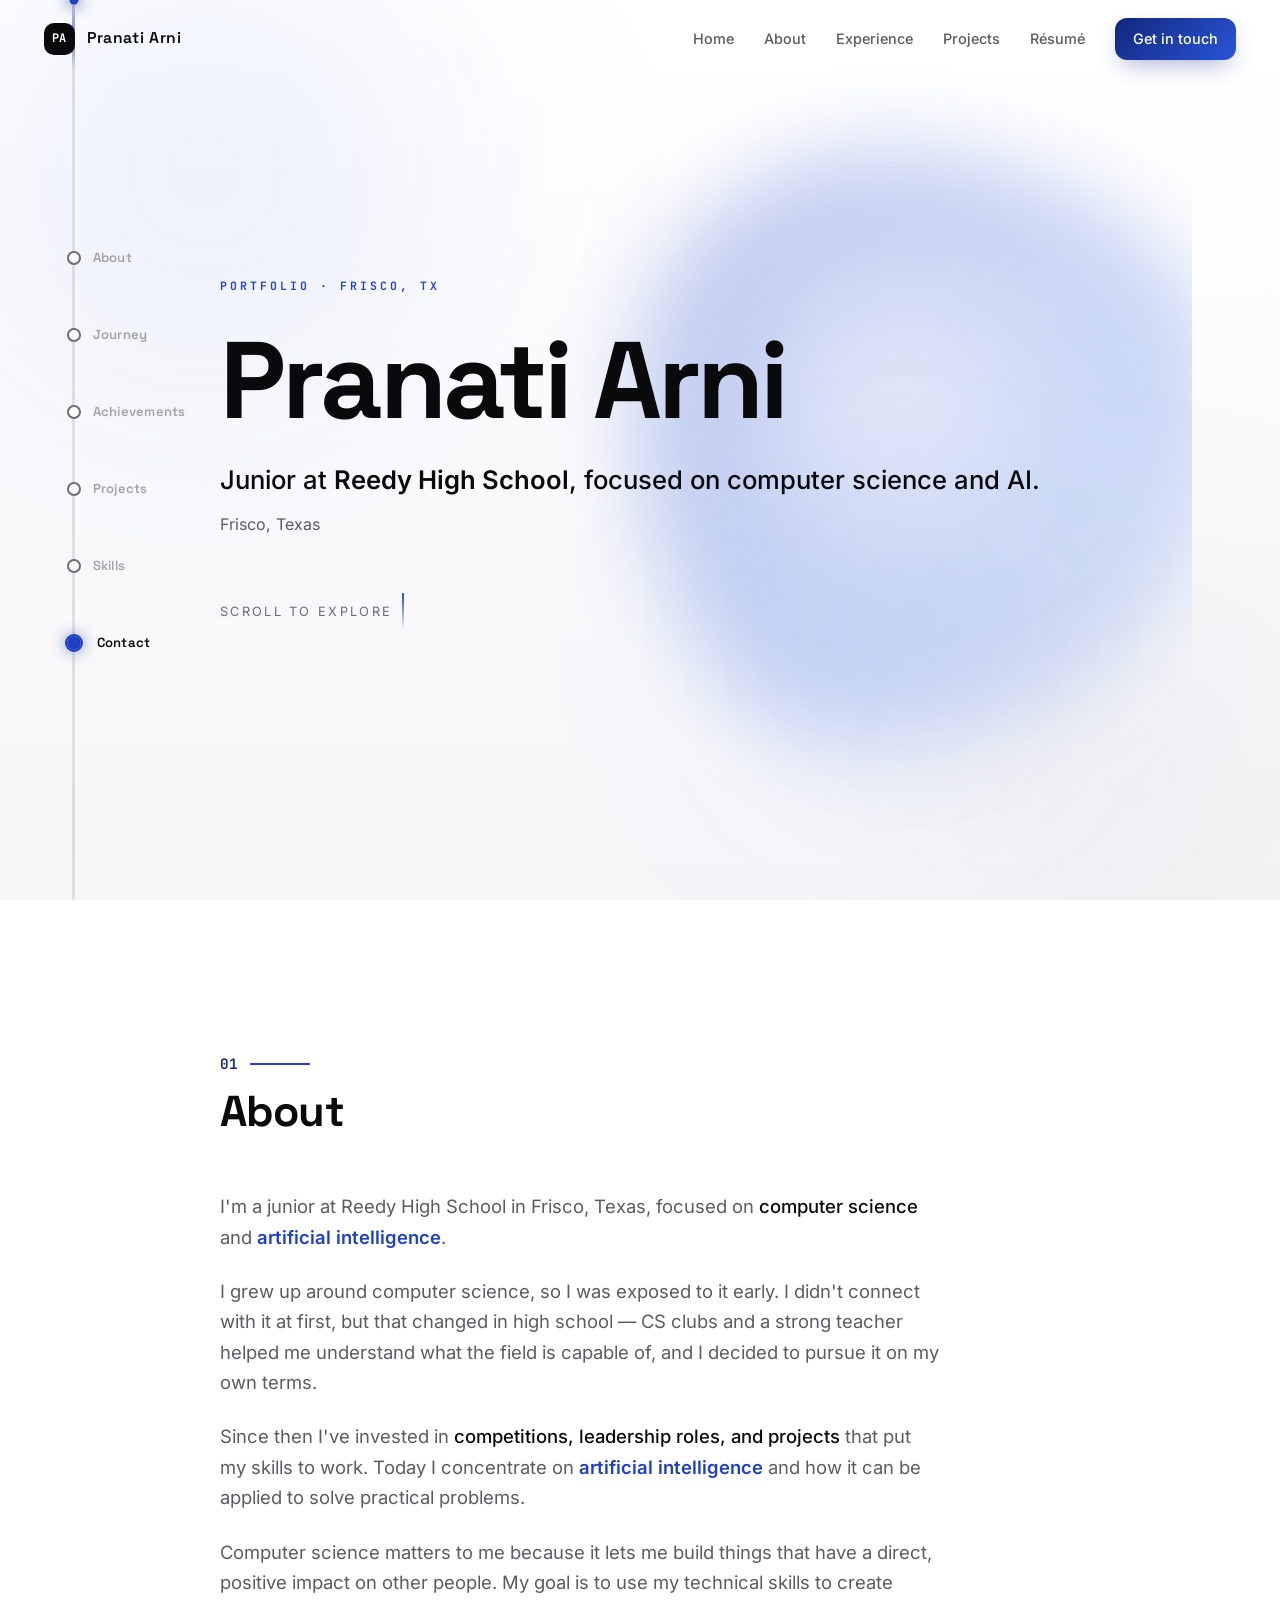
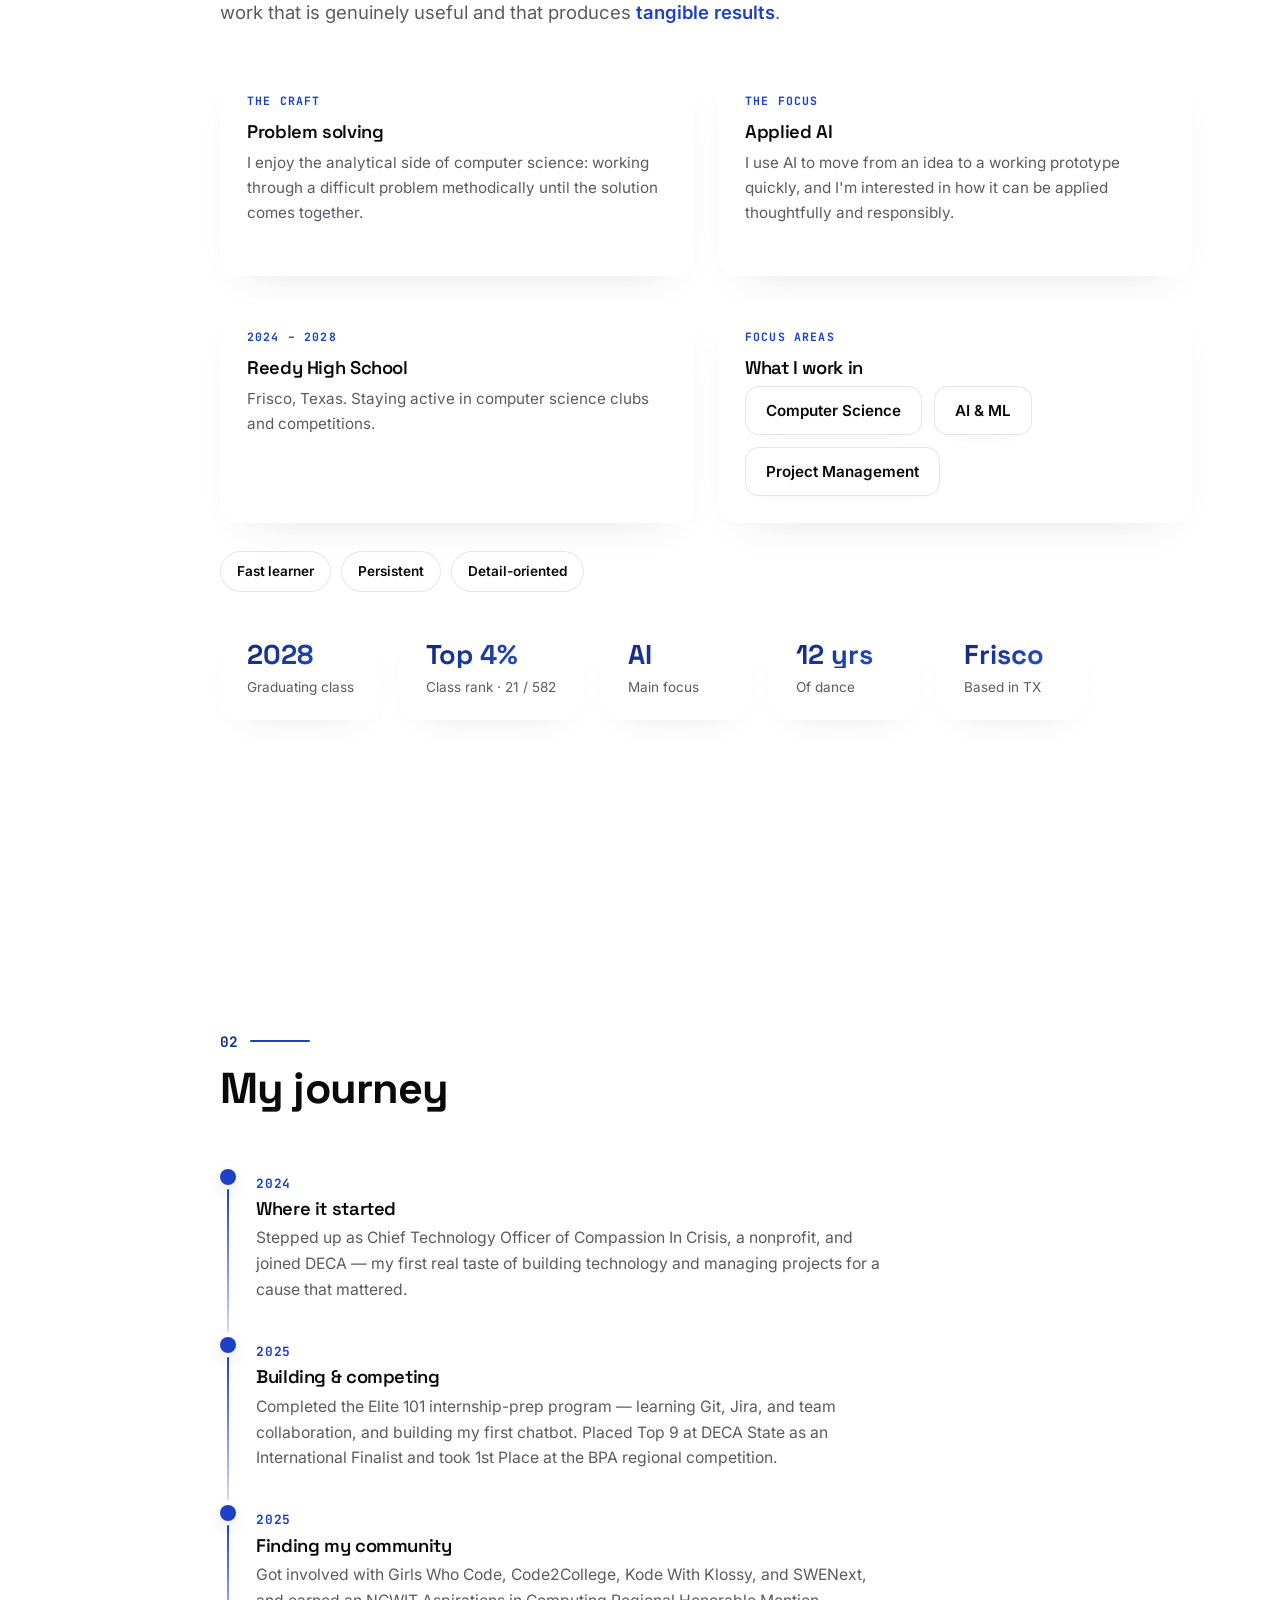
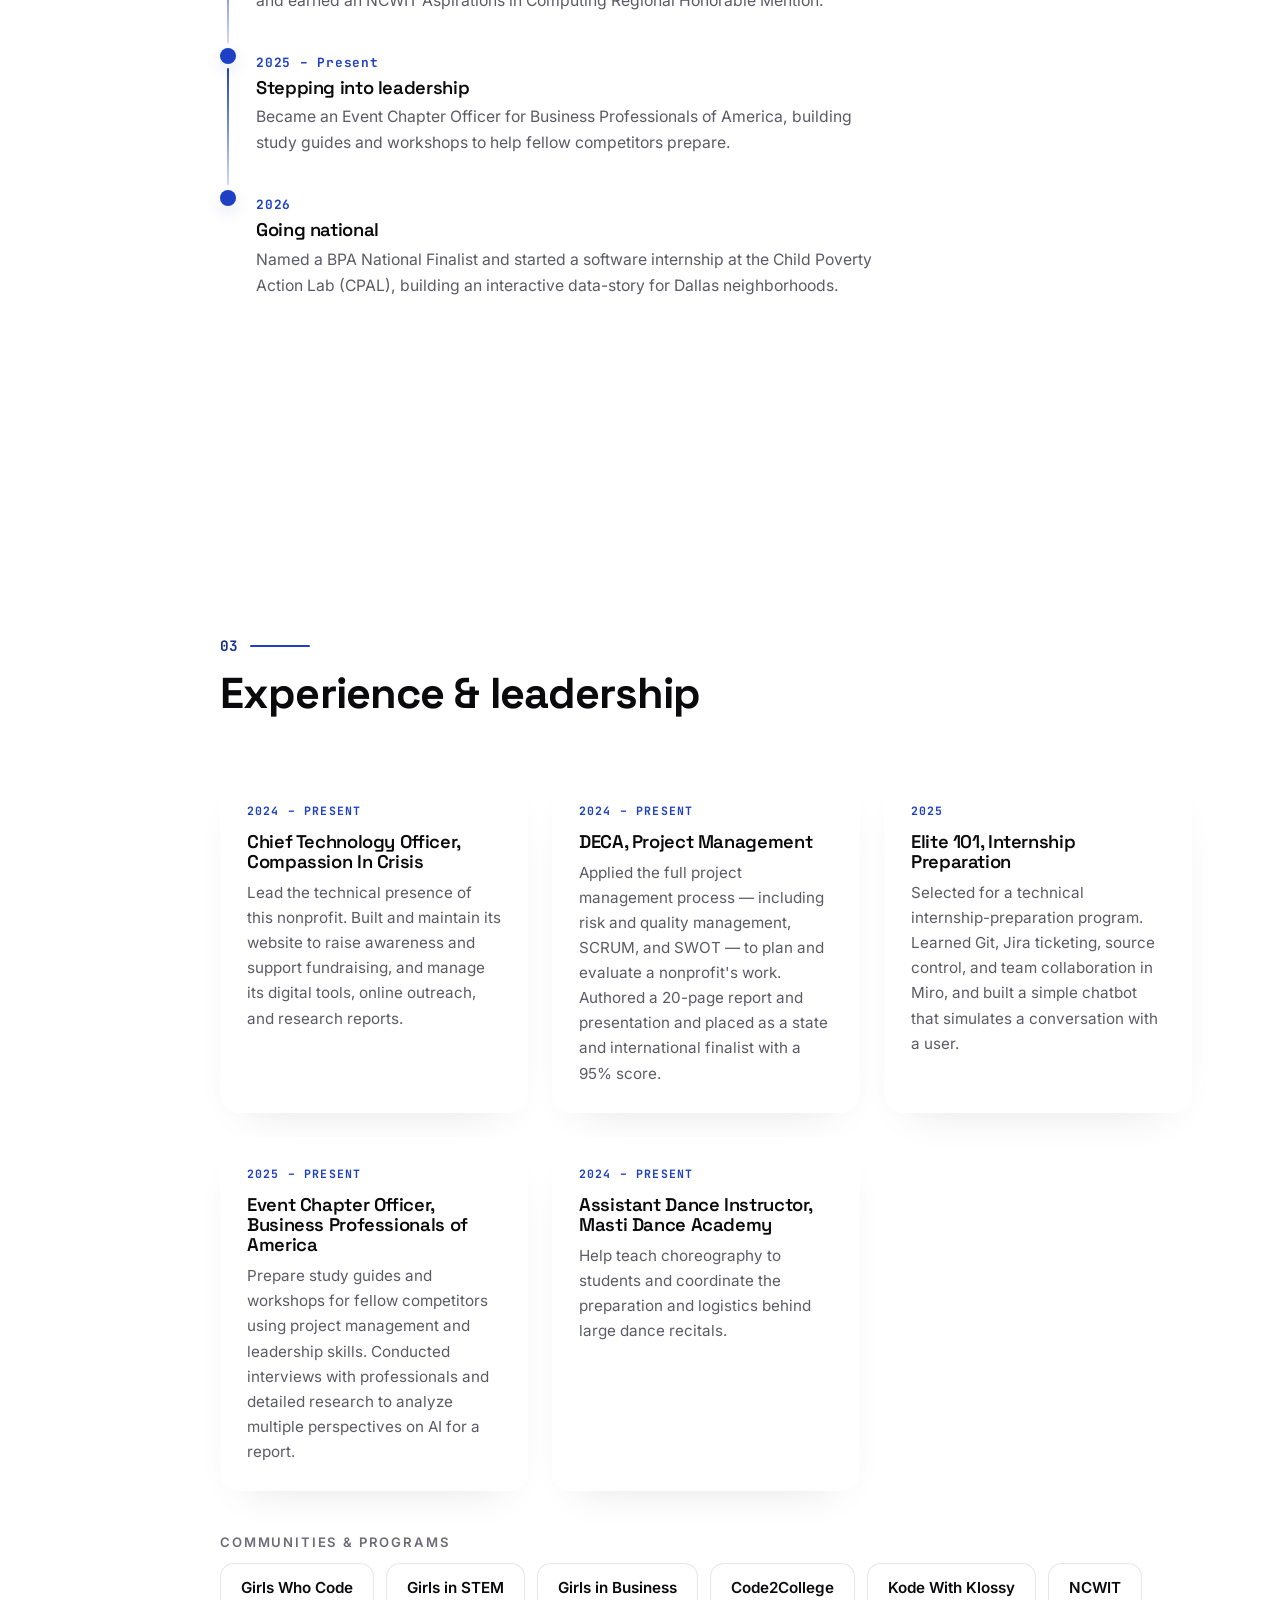
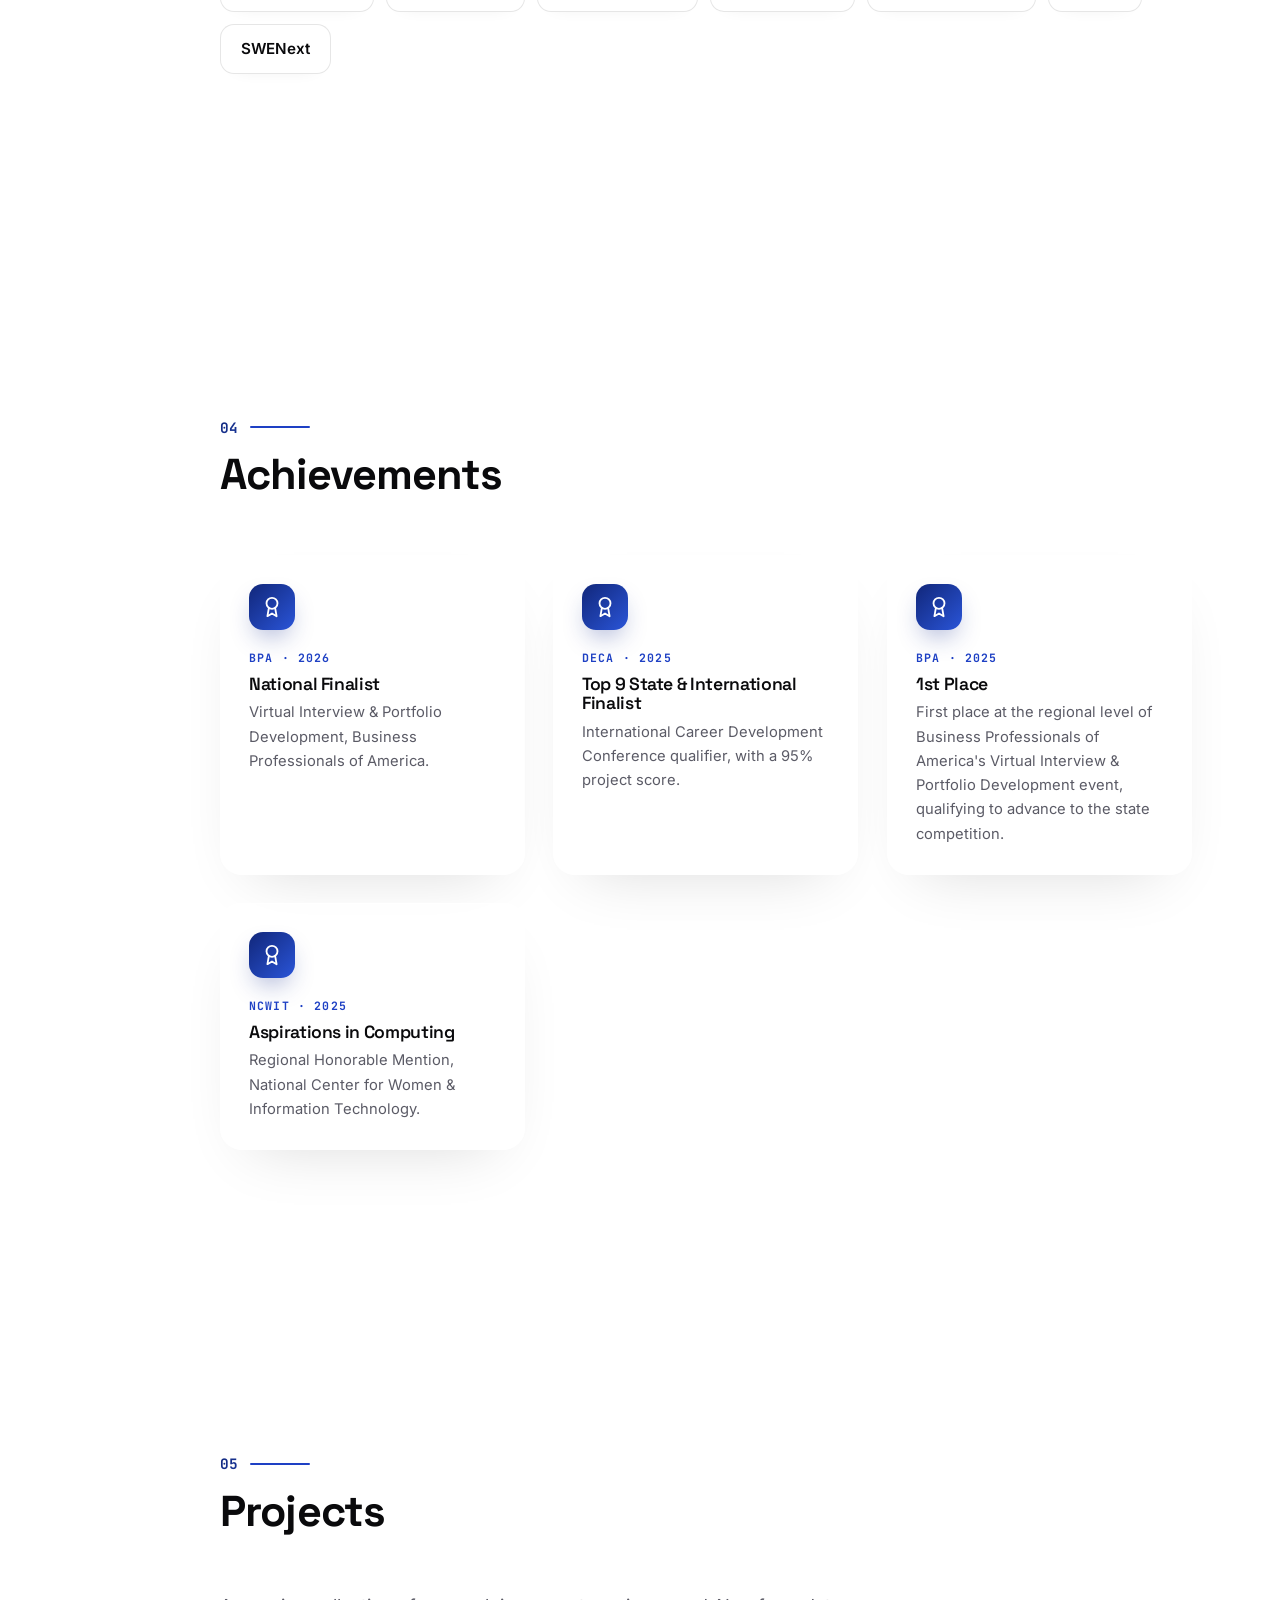
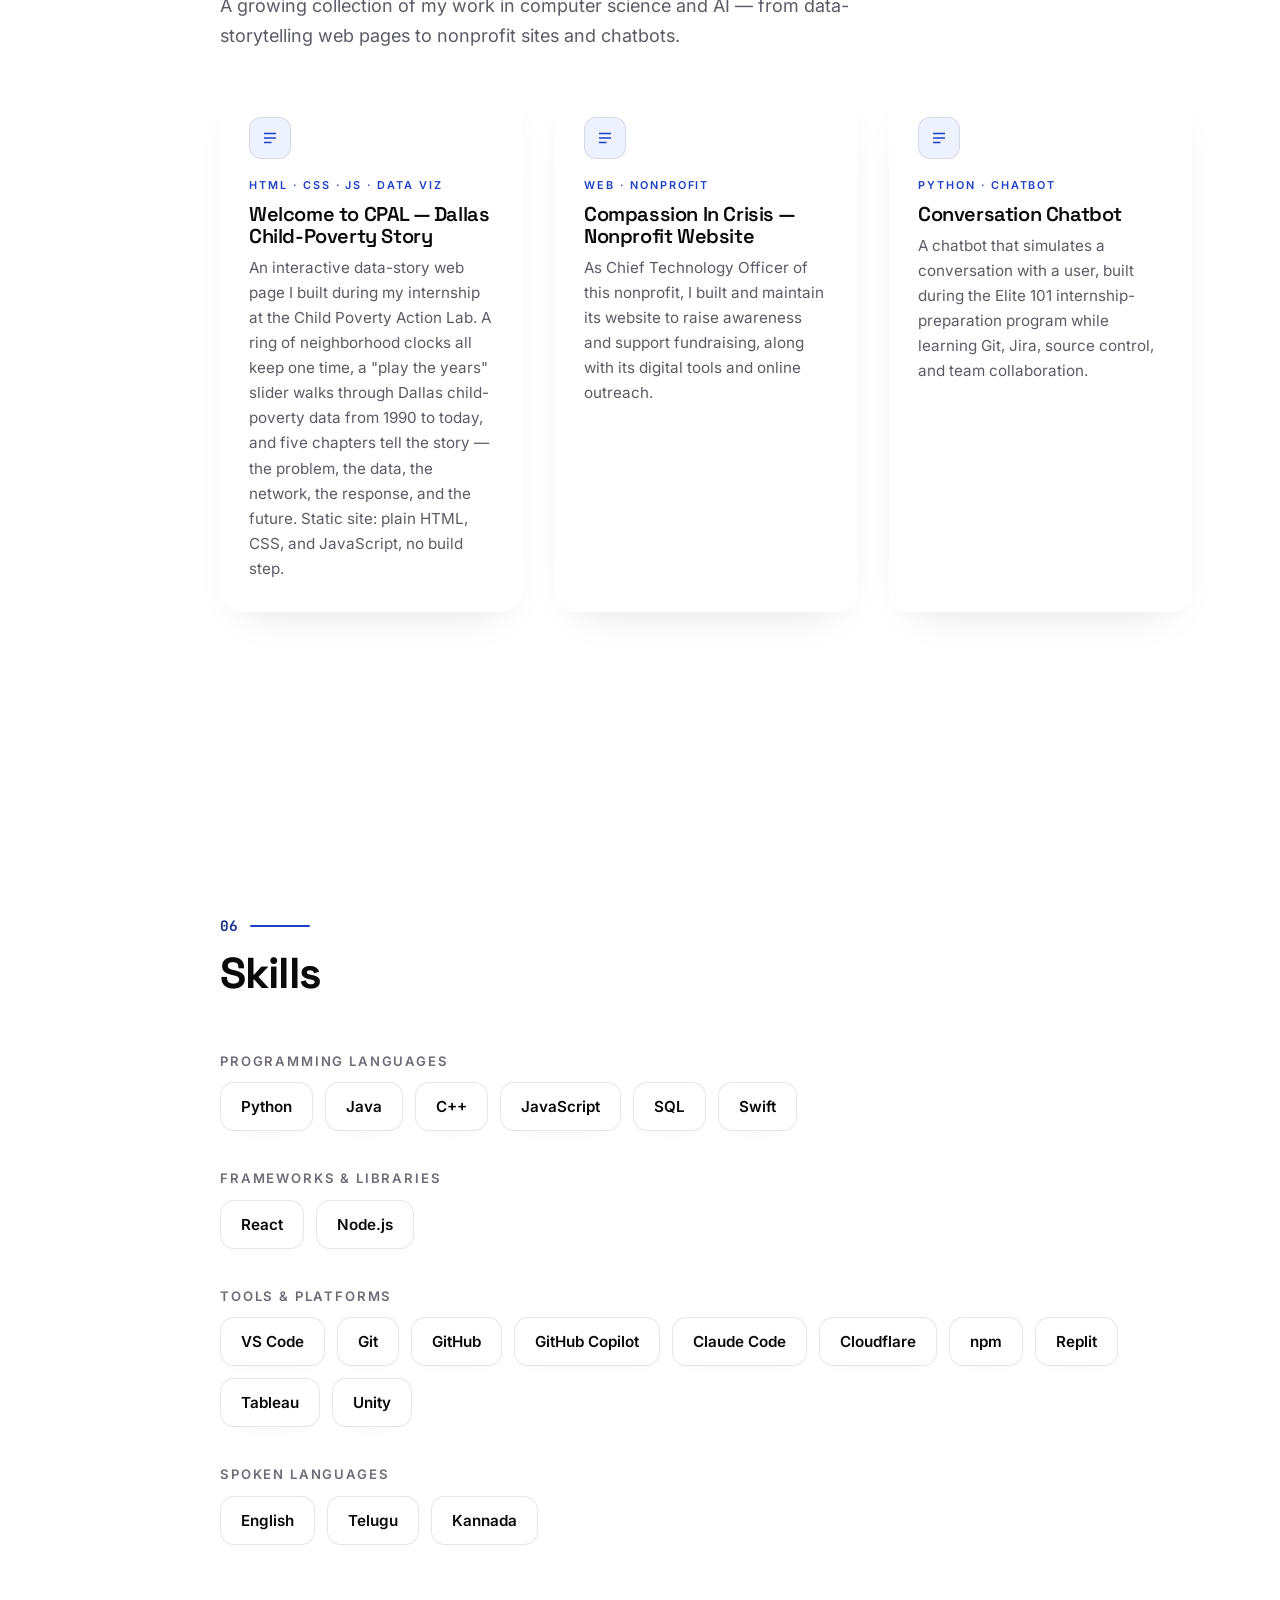
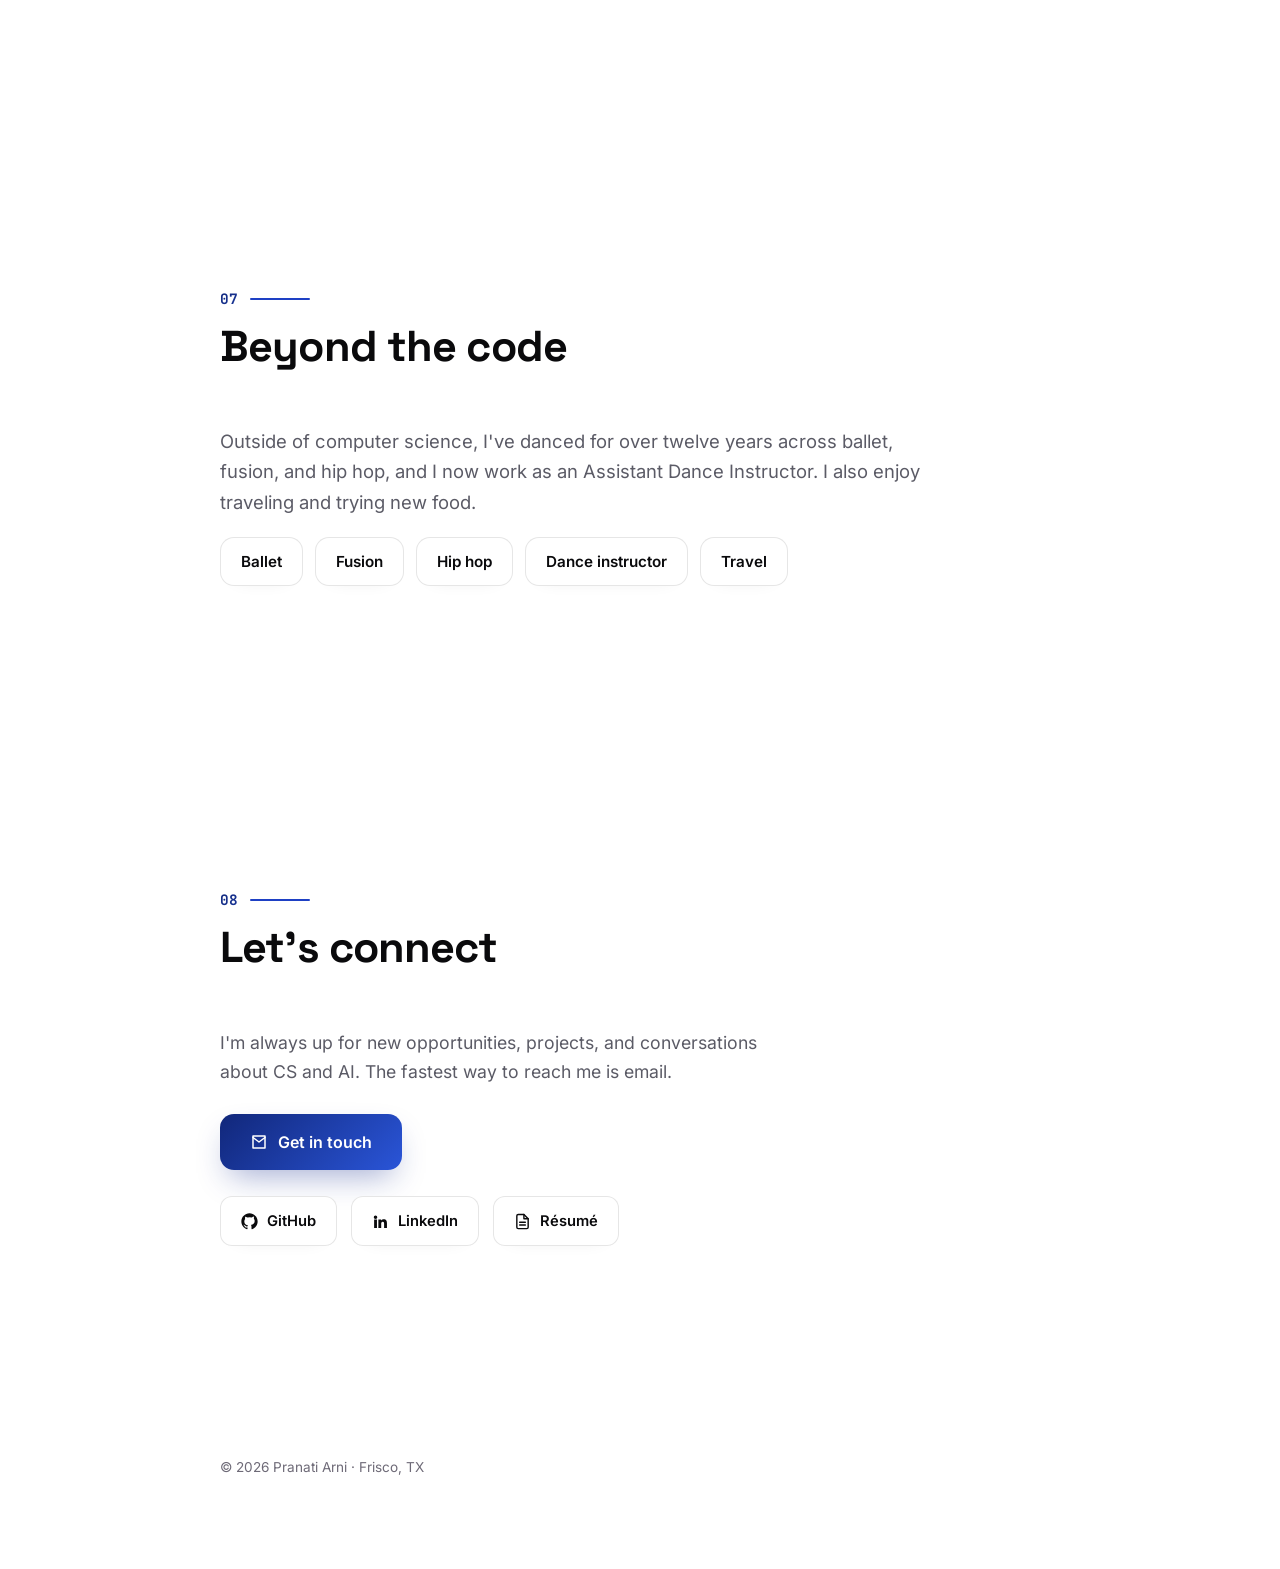
<file: index.html>
<!DOCTYPE html>
<html lang="en">
<head>
  <meta charset="UTF-8" />
  <meta name="viewport" content="width=device-width, initial-scale=1.0" />
  <meta name="theme-color" content="#ffffff" />

  <title>Pranati Arni · Computer Science</title>
  <meta name="description" content="Pranati Arni, a junior at Reedy High School in Frisco, TX, focused on computer science and AI." />
  <meta name="author" content="Pranati Arni" />

  <meta property="og:type" content="website" />
  <meta property="og:title" content="Pranati Arni · Computer Science" />
  <meta property="og:description" content="A junior at Reedy High School in Frisco, TX, focused on computer science and AI." />
  <meta name="twitter:card" content="summary" />
  <meta name="twitter:title" content="Pranati Arni · Computer Science" />
  <meta name="twitter:description" content="A junior at Reedy High School in Frisco, TX, focused on computer science and AI." />

  <!-- Inline SVG favicon: blue "PA" tile -->
  <link rel="icon" href="data:image/svg+xml,%3Csvg xmlns='http://www.w3.org/2000/svg' viewBox='0 0 64 64'%3E%3Crect width='64' height='64' rx='16' fill='%231e40c4'/%3E%3Ctext x='50%25' y='55%25' dominant-baseline='middle' text-anchor='middle' font-family='Arial,Helvetica,sans-serif' font-weight='700' font-size='30' fill='%23ffffff'%3EPA%3C/text%3E%3C/svg%3E" />

  <!-- Fonts (self-hosted — @font-face in styles.css) -->
  <link rel="preload" href="fonts/space-grotesk.woff2" as="font" type="font/woff2" crossorigin />

  <!-- styles:start (inlined from styles.css by inline-css.py — edit styles.css, then re-run) -->
  <style>
/* =================================================================
   Pranati Arni — Portfolio styles (shared across all pages)
   MONOCHROME + ELECTRIC: near-white surfaces, charcoal ink,
   a single cobalt-blue accent. Editorial / premium / glassy.
   ================================================================= */

/* ---- self-hosted fonts (latin subset, variable woff2) ---- */
@font-face {
  font-family: "Space Grotesk";
  font-style: normal;
  font-weight: 500 700;
  font-display: swap;
  src: url("fonts/space-grotesk.woff2") format("woff2");
}
@font-face {
  font-family: "Inter";
  font-style: normal;
  font-weight: 400 600;
  font-display: swap;
  src: url("fonts/inter.woff2") format("woff2");
}
@font-face {
  font-family: "JetBrains Mono";
  font-style: normal;
  font-weight: 400 700;
  font-display: swap;
  src: url("fonts/jetbrains-mono.woff2") format("woff2");
}

:root {
  /* ---- surfaces ---- */
  --bg:     #ffffff;
  --bg-2:   #f4f4f6;
  --card:   #ffffff;
  --glass:  rgba(255, 255, 255, 0.65);

  /* ---- ink ---- */
  --text:   #0a0a0c;
  --muted:  #5b5b66;
  --faint:  #6e6a77;

  /* ---- lines + shadows ---- */
  --border:    rgba(10, 10, 12, 0.10);
  --border-hi: rgba(37, 99, 255, 0.45);          /* blue on hover/active */
  --shadow:    rgba(10, 10, 12, 0.16);

  /* ---- the single electric accent (deep royal blue) ---- */
  --blue:        #1e40c4;
  --blue-bright: #3b63e0;
  --blue-glow:   rgba(20, 44, 140, 0.42);
  --blue-grad:   linear-gradient(135deg, #11277a, #2a55d8);

  /* ---- layout ---- */
  --rail-x:        72px;
  --content-pad:   220px;
  --content-pad-r: 88px;
  --maxw:          1040px;

  --mono: "JetBrains Mono", ui-monospace, SFMono-Regular, Menlo, monospace;
  --ease: cubic-bezier(0.22, 1, 0.36, 1);
}

* { box-sizing: border-box; margin: 0; padding: 0; }
html { scroll-behavior: smooth; }

body {
  background: var(--bg);
  color: var(--text);
  font-family: "Inter", system-ui, -apple-system, Segoe UI, Roboto, sans-serif;
  line-height: 1.65;
  -webkit-font-smoothing: antialiased;
  overflow-x: hidden;
}

/* very subtle base wash */
body::before {
  content: ""; position: fixed; inset: 0; z-index: -3; pointer-events: none;
  background: linear-gradient(180deg, #ffffff 0%, #f6f6f9 100%);
}

h1, h2, h3 { font-family: "Space Grotesk", "Inter", sans-serif; line-height: 1.1; letter-spacing: -0.02em; color: var(--text); }
a { color: inherit; text-decoration: none; }

/* accessible keyboard focus ring */
:focus-visible { outline: 2px solid var(--blue); outline-offset: 3px; border-radius: 4px; }

.kicker {
  font-family: var(--mono);
  font-size: 0.72rem; letter-spacing: 0.26em; text-transform: uppercase;
  font-weight: 600; color: var(--blue);
}

/* =================================================================
   AMBIENT — faint drifting glows (kept very subtle on white)
   ================================================================= */
.bg-orbs { position: fixed; inset: 0; z-index: -2; pointer-events: none; overflow: hidden; }
.orb { position: absolute; border-radius: 50%; filter: blur(120px); }
.orb--1 {
  width: 52vw; height: 52vw; top: -18%; left: -10%;
  background: radial-gradient(circle, rgba(29,78,216,0.11), transparent 70%);
  animation: drift1 34s ease-in-out infinite alternate;
}
.orb--2 {
  width: 46vw; height: 46vw; bottom: -18%; right: -12%;
  background: radial-gradient(circle, rgba(10,10,12,0.05), transparent 70%);
  animation: drift2 40s ease-in-out infinite alternate;
}
.orb--3 {
  width: 38vw; height: 38vw; top: 44%; left: 52%;
  background: radial-gradient(circle, rgba(29,78,216,0.07), transparent 70%);
  animation: drift3 46s ease-in-out infinite alternate;
}
@keyframes drift1 { from { transform: translate(0,0) scale(1); } to { transform: translate(9vw, 7vh) scale(1.12); } }
@keyframes drift2 { from { transform: translate(0,0) scale(1); } to { transform: translate(-8vw,-6vh) scale(1.1); } }
@keyframes drift3 { from { transform: translate(0,0) scale(1); } to { transform: translate(-6vw, 5vh) scale(0.92); } }

.cursor-glow {
  position: fixed; top: 0; left: 0;
  width: 440px; height: 440px; margin: -220px 0 0 -220px;
  border-radius: 50%;
  background: radial-gradient(circle, rgba(29,78,216,0.11), transparent 65%);
  pointer-events: none; z-index: 0; opacity: 0;
  transition: opacity 0.5s ease; will-change: transform;
}

/* =================================================================
   STICKY NAVBAR
   ================================================================= */
.nav {
  position: fixed; top: 0; left: 0; right: 0; z-index: 60;
  display: flex; align-items: center; justify-content: space-between;
  padding: 18px clamp(20px, 4vw, 44px);
  transition: padding 0.35s var(--ease), background 0.35s ease, border-color 0.35s ease, box-shadow 0.35s ease;
  border-bottom: 1px solid transparent;
}
.nav.is-scrolled {
  padding: 10px clamp(20px, 4vw, 44px);
  background: rgba(255, 255, 255, 0.72);
  -webkit-backdrop-filter: blur(16px) saturate(1.4);
  backdrop-filter: blur(16px) saturate(1.4);
  border-bottom: 1px solid var(--border);
  box-shadow: 0 6px 26px -20px var(--shadow);
}
.nav__brand { display: flex; align-items: center; gap: 12px; z-index: 2; }
.nav__mark {
  font-family: var(--mono); font-weight: 700; font-size: 0.74rem; letter-spacing: 0.04em;
  color: #fff; background: var(--text); border-radius: 10px; padding: 6px 8px;
  transition: transform 0.3s ease, background 0.3s ease;
}
.nav__brand:hover .nav__mark { background: var(--blue); transform: translateY(-1px); }
.nav__name { font-family: "Space Grotesk", sans-serif; font-weight: 600; letter-spacing: 0.04em; font-size: 0.98rem; }

.nav__links { display: flex; align-items: center; gap: 30px; }
.nav__links a { position: relative; font-size: 0.9rem; font-weight: 500; color: var(--muted); transition: color 0.3s ease; }
.nav__links a:not(.nav__cta)::after {
  content: ""; position: absolute; left: 0; bottom: -6px; height: 2px; width: 0;
  background: var(--blue); border-radius: 2px; transition: width 0.3s var(--ease);
}
.nav__links a:not(.nav__cta):hover { color: var(--text); }
.nav__links a:not(.nav__cta):hover::after { width: 100%; }
.nav__links a.is-current { color: var(--text); }
.nav__links a.is-current::after { width: 100%; }

.nav__cta {
  color: #fff !important; background: var(--blue-grad);
  padding: 9px 18px; border-radius: 12px; font-weight: 600;
  box-shadow: 0 10px 24px -8px var(--blue-glow);
  transition: transform 0.25s var(--ease), box-shadow 0.25s ease;
}
.nav__cta:hover { transform: translateY(-2px); box-shadow: 0 14px 32px -8px var(--blue-glow); }

.nav__toggle { display: none; flex-direction: column; gap: 5px; background: none; border: none; cursor: pointer; padding: 6px; z-index: 2; }
.nav__toggle span { width: 24px; height: 2px; background: var(--text); border-radius: 2px; transition: transform 0.3s var(--ease), opacity 0.3s ease; }
.nav__toggle.open span:nth-child(1) { transform: translateY(7px) rotate(45deg); }
.nav__toggle.open span:nth-child(2) { opacity: 0; }
.nav__toggle.open span:nth-child(3) { transform: translateY(-7px) rotate(-45deg); }

@media (max-width: 760px) {
  .nav__toggle { display: flex; }
  .nav__links {
    position: fixed; top: 0; right: 0; height: 100vh; width: min(80vw, 320px);
    flex-direction: column; align-items: flex-start; justify-content: center; gap: 30px;
    padding: 40px;
    background: rgba(255, 255, 255, 0.97);
    -webkit-backdrop-filter: blur(16px); backdrop-filter: blur(16px);
    border-left: 1px solid var(--border);
    box-shadow: -20px 0 60px -30px var(--shadow);
    transform: translateX(100%); transition: transform 0.4s var(--ease);
  }
  .nav__links.open { transform: translateX(0); }
  .nav__links a { font-size: 1.1rem; }
}

/* =================================================================
   THE RAIL (home only)
   ================================================================= */
.rail { position: fixed; top: 0; left: var(--rail-x); height: 100vh; width: 3px; z-index: 50; }
.rail__track { position: absolute; inset: 0; width: 3px; background: rgba(10,10,12,0.10); border-radius: 3px; overflow: hidden; }
.rail__track::after {
  content: ""; position: absolute; left: 0; width: 3px; height: 70px;
  background: linear-gradient(transparent, var(--blue), transparent);
  opacity: 0.6; border-radius: 3px; animation: railshimmer 4.5s linear infinite;
}
@keyframes railshimmer { from { top: -70px; } to { top: 100%; } }
.rail__fill {
  position: absolute; top: 0; left: 0; width: 3px; height: 0%;
  background: var(--blue-grad);
  box-shadow: 0 0 12px 1px var(--blue-glow);
  border-radius: 3px; transition: height 0.12s linear;
}
.rail__comet {
  position: absolute; left: 1.5px; top: 0%;
  width: 9px; height: 9px; transform: translate(-50%, -50%);
  border-radius: 50%; background: var(--blue);
  box-shadow: 0 0 14px 4px var(--blue-glow); transition: top 0.12s linear;
}
.rail__nodes { position: absolute; top: 50%; left: 1.5px; transform: translateY(-50%); display: flex; flex-direction: column; gap: 60px; }
.node {
  display: flex; align-items: center; gap: 16px;
  background: none; border: none; cursor: pointer; color: var(--faint);
  transform: translateX(-7px); transition: color 0.3s var(--ease);
}
.node__dot {
  position: relative; width: 14px; height: 14px; flex: 0 0 auto;
  border-radius: 50%; background: var(--bg); border: 2px solid var(--faint);
  transition: all 0.35s var(--ease);
}
.node__label {
  font-family: "Space Grotesk", sans-serif;
  font-size: 0.82rem; font-weight: 600; letter-spacing: 0.02em;
  white-space: nowrap; opacity: 0.6; transform: translateX(-4px); transition: all 0.35s var(--ease);
}
.node:hover { color: var(--text); }
.node:hover .node__dot { border-color: var(--blue); }
.node:hover .node__label { opacity: 1; transform: translateX(0); }
.node.is-active { color: var(--text); }
.node.is-active .node__dot { border-color: var(--blue); background: var(--blue); box-shadow: 0 0 14px 3px var(--blue-glow); }
.node.is-active .node__dot::after {
  content: ""; position: absolute; inset: -4px; border-radius: 50%;
  border: 2px solid var(--blue); animation: pulsering 2.4s var(--ease) infinite;
}
@keyframes pulsering { 0% { transform: scale(0.8); opacity: 0.6; } 70%,100% { transform: scale(2.1); opacity: 0; } }
.node.is-active .node__label { opacity: 1; transform: translateX(0); color: var(--text); }

/* =================================================================
   LAYOUT
   ================================================================= */
main.with-rail { padding-left: var(--content-pad); padding-right: var(--content-pad-r); }
section { max-width: var(--maxw); margin: 0 auto; padding: 150px 0; scroll-margin-top: 88px; }
.section-head { margin-bottom: 56px; }
.section-head .num {
  font-family: var(--mono); font-weight: 700;
  background: var(--blue-grad); -webkit-background-clip: text; background-clip: text; color: transparent;
  font-size: 0.9rem; margin-bottom: 12px; display: inline-flex; align-items: center; gap: 12px;
}
.section-head .num::after { content: ""; width: 60px; height: 2px; border-radius: 2px; background: var(--blue); animation: barpulse 3.6s ease-in-out infinite; }
@keyframes barpulse { 0%,100% { width: 42px; opacity: 0.5; } 50% { width: 82px; opacity: 1; } }
.section-head h2, .page-head h1 { font-size: clamp(1.9rem, 4vw, 2.7rem); font-weight: 700; }

/* ---- Hero ---- */
.hero {
  position: relative; overflow: hidden; min-height: 100vh;
  display: flex; flex-direction: column; justify-content: center;
  max-width: var(--maxw); margin: 0 auto;
}
.hero__content { position: relative; z-index: 3; }

.hero__glow-wrap {
  position: absolute; right: -40px; top: 50%; transform: translateY(-50%);
  width: 600px; height: 600px; max-width: 86vw;
  z-index: 0; pointer-events: none; will-change: transform; transition: transform 0.6s var(--ease);
}
.hero__glow {
  width: 100%; height: 100%;
  background: linear-gradient(135deg, #1e40c4, #4f7fe6 60%, #9bb8f5);
  filter: blur(42px); opacity: 0.28;
  border-radius: 42% 58% 63% 37% / 41% 44% 56% 59%;
  animation: blobMorph 14s ease-in-out infinite, blobSpin 34s linear infinite;
}
.hero__glow::after {
  content: ""; position: absolute; inset: 14% 20%;
  background: radial-gradient(circle at 40% 40%, rgba(255,255,255,0.6), transparent 60%);
  border-radius: inherit;
}
@keyframes blobMorph { 0%,100% { border-radius: 42% 58% 63% 37% / 41% 44% 56% 59%; } 50% { border-radius: 58% 42% 38% 62% / 63% 51% 49% 37%; } }
@keyframes blobSpin { from { transform: rotate(0); } to { transform: rotate(360deg); } }

.hero__content > * { opacity: 0; transform: translateY(20px); filter: blur(6px); animation: softIn 1s var(--ease) forwards; }
.hero__content > *:nth-child(1) { animation-delay: 0.10s; }
.hero__content > *:nth-child(2) { animation-delay: 0.24s; }
.hero__content > *:nth-child(3) { animation-delay: 0.38s; }
.hero__content > *:nth-child(4) { animation-delay: 0.50s; }
.hero__content > *:nth-child(5) { animation-delay: 0.62s; }
@keyframes softIn { to { opacity: 1; transform: none; filter: blur(0); } }

.hero h1 { font-size: clamp(3rem, 11vw, 6.8rem); font-weight: 700; margin: 24px 0 18px; letter-spacing: -0.035em; }
.hero .role { font-size: clamp(1.1rem, 3vw, 1.6rem); color: var(--text); font-weight: 500; }
.hero .role b { color: var(--text); font-weight: 700; }
.hero .loc { color: var(--muted); margin-top: 10px; font-size: 1rem; }

.scroll-hint { margin-top: 56px; display: inline-flex; align-items: center; gap: 10px; color: var(--faint); font-size: 0.8rem; letter-spacing: 0.18em; text-transform: uppercase; }
.scroll-hint .arrow { width: 2px; height: 36px; border-radius: 2px; background: linear-gradient(var(--blue), transparent); animation: drip 1.8s var(--ease) infinite; }
@keyframes drip {
  0% { transform: scaleY(0); transform-origin: top; opacity: 0; }
  40% { transform: scaleY(1); transform-origin: top; opacity: 1; }
  60% { transform: scaleY(1); transform-origin: bottom; opacity: 1; }
  100% { transform: scaleY(0); transform-origin: bottom; opacity: 0; }
}

/* ---- About ---- */
.about p { color: var(--muted); font-size: 1.15rem; margin-bottom: 24px; max-width: 720px; }
.about p .hl { color: var(--text); font-weight: 500; }
.about p .accent { color: var(--blue); font-weight: 600; }

.traits { display: flex; flex-wrap: wrap; gap: 10px; margin-top: 28px; }
.trait {
  font-size: 0.85rem; padding: 8px 16px; border: 1px solid var(--border); border-radius: 999px;
  color: var(--text); background: #fff; font-weight: 600;
  animation: bob 4.4s ease-in-out infinite;
}
.traits .trait:nth-child(2) { animation-delay: 0.7s; }
.traits .trait:nth-child(3) { animation-delay: 1.4s; }
@keyframes bob { 0%,100% { transform: translateY(0); } 50% { transform: translateY(-6px); } }

/* =================================================================
   PROJECTS (cards, both pages)
   ================================================================= */
.projects-grid { display: grid; grid-template-columns: repeat(auto-fit, minmax(300px, 1fr)); gap: 32px; perspective: 1000px; }
.card {
  position: relative; padding: 30px 28px; border-radius: 22px;
  background: var(--glass);
  -webkit-backdrop-filter: blur(18px) saturate(1.3); backdrop-filter: blur(18px) saturate(1.3);
  border: 1px solid rgba(255,255,255,0.6); min-height: 210px;
  display: flex; flex-direction: column;
  transform-style: preserve-3d; will-change: transform;
  box-shadow: 0 18px 44px -26px var(--shadow);
  transition: transform 0.12s ease-out, border-color 0.4s var(--ease), box-shadow 0.4s var(--ease);
  animation: cardfloat 6.5s ease-in-out infinite;
}
.projects-grid .card:nth-child(2) { animation-delay: 1.3s; }
.projects-grid .card:nth-child(3) { animation-delay: 0.6s; }
.projects-grid .card:nth-child(4) { animation-delay: 1.9s; }
@keyframes cardfloat { 0%,100% { transform: translateY(0); } 50% { transform: translateY(-9px); } }
.card:hover { border-color: var(--border-hi); box-shadow: 0 26px 56px -26px var(--blue-glow); }
.card__inner { transition: transform 0.12s ease-out; transform-style: preserve-3d; }
.card__glare {
  position: absolute; inset: 0; border-radius: 22px;
  background: radial-gradient(240px circle at var(--gx,50%) var(--gy,0%), rgba(29,78,216,0.13), transparent 60%);
  opacity: 0; transition: opacity 0.3s ease; pointer-events: none;
}
.card:hover .card__glare { opacity: 1; }
.card::before {
  content: ""; position: absolute; top: 0; left: 0; height: 2px; width: 100%;
  background: linear-gradient(90deg, transparent, var(--blue), transparent);
  transform: translateX(-100%); opacity: 0; transition: opacity 0.3s ease;
}
.card:hover::before { opacity: 1; animation: scan 1.6s linear infinite; }
@keyframes scan { from { transform: translateX(-100%); } to { transform: translateX(100%); } }

.card.is-soon { border-style: dashed; border-color: rgba(10,10,12,0.16); background: linear-gradient(180deg, #fff, #f6f6f9); }
.card.is-soon:hover { border-color: var(--border-hi); }
/* a slow living shimmer so placeholders read as "in progress", not dead */
.card.is-soon::after {
  content: ""; position: absolute; inset: 0; border-radius: 22px; pointer-events: none;
  background: linear-gradient(110deg, transparent 32%, rgba(30,64,196,0.07) 50%, transparent 68%);
  background-size: 220% 100%;
  animation: soonsheen 4.5s linear infinite;
}
@keyframes soonsheen { from { background-position: 200% 0; } to { background-position: -60% 0; } }
.card__icon {
  width: 42px; height: 42px; border-radius: 12px; display: grid; place-items: center;
  background: #eef2ff; border: 1px solid var(--border); color: var(--blue);
  margin-bottom: 18px; font-size: 1.1rem;
}
.card.is-soon .card__icon { border-style: dashed; background: #f4f4f6; color: var(--faint); }
.card__tag { font-size: 0.68rem; letter-spacing: 0.18em; text-transform: uppercase; color: var(--blue); font-weight: 700; margin-bottom: 8px; }
.card.is-soon .card__tag { color: var(--faint); }
.card h3 { font-size: 1.25rem; font-weight: 600; margin-bottom: 8px; }
.card.is-soon h3 { color: var(--muted); }
.card p { color: var(--muted); font-size: 0.95rem; flex: 1; }
.card__link { margin-top: 16px; font-size: 0.85rem; font-weight: 700; color: var(--blue); display: inline-flex; align-items: center; gap: 6px; }
.card__soon-flag { margin-top: 16px; font-size: 0.78rem; letter-spacing: 0.16em; text-transform: uppercase; color: var(--faint); display: inline-flex; align-items: center; gap: 7px; }

.more-link {
  display: inline-flex; align-items: center; gap: 10px; margin-top: 44px;
  font-family: var(--mono); font-size: 0.85rem; letter-spacing: 0.08em; font-weight: 600;
  color: var(--text); border: 1px solid var(--border); padding: 13px 24px; border-radius: 12px;
  transition: all 0.3s var(--ease);
}
.more-link:hover { border-color: var(--blue); color: var(--blue); transform: translateY(-2px); box-shadow: 0 12px 28px -14px var(--blue-glow); }

/* =================================================================
   SKILLS
   ================================================================= */
.skill-group { margin-bottom: 40px; }
.skill-group h3 { font-size: 0.82rem; letter-spacing: 0.14em; text-transform: uppercase; color: var(--faint); margin-bottom: 14px; font-family: "Inter", sans-serif; font-weight: 700; }
.tags { display: flex; flex-wrap: wrap; gap: 12px; }
.tag {
  padding: 11px 20px; border-radius: 14px; background: #fff; border: 1px solid var(--border);
  font-size: 0.95rem; font-weight: 600; color: var(--text);
  box-shadow: 0 8px 20px -18px var(--shadow);
  transition: all 0.3s var(--ease); animation: tagpulse 5s ease-in-out infinite;
}
.tags .tag:nth-child(2) { animation-delay: 0.8s; }
.tags .tag:nth-child(3) { animation-delay: 1.6s; }
@keyframes tagpulse {
  0%,100% { box-shadow: 0 8px 20px -18px var(--shadow); border-color: var(--border); }
  50%     { box-shadow: 0 10px 24px -16px var(--blue-glow); border-color: rgba(29,78,216,0.28); }
}
.tag:hover { transform: translateY(-3px); border-color: var(--blue); color: var(--blue); }

/* =================================================================
   CONTACT
   ================================================================= */
.contact p { color: var(--muted); font-size: 1.1rem; max-width: 560px; margin-bottom: 28px; }
.cta {
  display: inline-flex; align-items: center; gap: 10px; padding: 15px 30px; border-radius: 14px;
  background: var(--blue-grad); color: #fff; font-weight: 700; font-size: 1rem;
  box-shadow: 0 14px 32px -10px var(--blue-glow);
  transition: transform 0.3s var(--ease), box-shadow 0.3s var(--ease); animation: ctapulse 3.4s ease-in-out infinite;
}
.cta:hover { transform: translateY(-3px); box-shadow: 0 20px 46px -10px var(--blue-glow); }
@keyframes ctapulse { 0%,100% { box-shadow: 0 14px 32px -12px var(--blue-glow); } 50% { box-shadow: 0 16px 48px -8px var(--blue-glow); } }

.links { display: flex; flex-wrap: wrap; gap: 14px; margin-top: 26px; }
.link-chip {
  display: inline-flex; align-items: center; gap: 9px; padding: 12px 20px; border-radius: 12px;
  border: 1px solid var(--border); background: #fff; color: var(--text); font-size: 0.92rem; font-weight: 600;
  box-shadow: 0 8px 20px -18px var(--shadow); transition: all 0.3s var(--ease);
}
.link-chip:hover { border-color: var(--blue); color: var(--blue); transform: translateY(-2px); }
.link-chip.is-todo { color: var(--faint); border-style: dashed; }
.link-chip svg { width: 17px; height: 17px; }

footer { padding: 60px 0 90px; color: var(--faint); font-size: 0.85rem; max-width: var(--maxw); margin: 0 auto; }

/* =================================================================
   SUBPAGES (About / Experience)
   ================================================================= */
.page { max-width: 1100px; margin: 0 auto; padding: 130px 40px 40px; }
.page-head { margin: 0 0 64px; }
.page-head h1 { font-size: clamp(2.5rem, 7vw, 4.5rem); margin-top: 14px; }
.page-sub { color: var(--muted); max-width: 620px; margin-top: 18px; font-size: 1.12rem; }
.back-link { display: inline-flex; align-items: center; gap: 8px; font-family: var(--mono); font-size: 0.78rem; letter-spacing: 0.12em; text-transform: uppercase; font-weight: 600; color: var(--blue); transition: color 0.3s var(--ease); }
.back-link:hover { color: var(--blue-bright); }

.block { margin-bottom: 76px; }
.block:last-of-type { margin-bottom: 0; }
.block > p { color: var(--muted); font-size: 1.12rem; margin-bottom: 20px; max-width: 720px; }
.block > p .hl { color: var(--text); font-weight: 500; }
.block > p .accent { color: var(--blue); font-weight: 600; }

.stats { display: flex; flex-wrap: wrap; gap: 18px; margin: 8px 0; }
.stat {
  background: var(--glass);
  -webkit-backdrop-filter: blur(16px) saturate(1.3); backdrop-filter: blur(16px) saturate(1.3);
  border: 1px solid rgba(255,255,255,0.6); border-radius: 18px; padding: 20px 26px; min-width: 150px;
  box-shadow: 0 16px 36px -26px var(--shadow);
  transition: transform 0.3s var(--ease), box-shadow 0.3s ease, border-color 0.3s ease;
}
.stat:hover { transform: translateY(-4px); border-color: var(--border-hi); box-shadow: 0 22px 44px -24px var(--blue-glow); }
.stat__num {
  font-family: "Space Grotesk", sans-serif; font-weight: 700; font-size: 1.7rem; line-height: 1;
  background: var(--blue-grad); -webkit-background-clip: text; background-clip: text; color: transparent;
}
.stat__label { color: var(--muted); font-size: 0.85rem; margin-top: 8px; }

.info-grid { display: grid; grid-template-columns: repeat(auto-fit, minmax(260px, 1fr)); gap: 24px; }
.info-card {
  background: var(--glass);
  -webkit-backdrop-filter: blur(18px) saturate(1.3); backdrop-filter: blur(18px) saturate(1.3);
  border: 1px solid rgba(255,255,255,0.6); border-radius: 20px; padding: 26px;
  box-shadow: 0 18px 44px -28px var(--shadow);
  transition: transform 0.3s var(--ease), box-shadow 0.3s ease, border-color 0.3s ease;
}
.info-card:hover { transform: translateY(-5px); border-color: var(--border-hi); box-shadow: 0 26px 52px -26px var(--blue-glow); }
.info-card h3 { font-size: 1.15rem; font-weight: 600; margin-bottom: 8px; }
.info-card .meta { font-family: var(--mono); font-size: 0.72rem; letter-spacing: 0.1em; text-transform: uppercase; margin-bottom: 12px; color: var(--blue); font-weight: 700; }
.info-card p { color: var(--muted); font-size: 0.95rem; }

.timeline { display: flex; flex-direction: column; }
.tl-item { display: flex; gap: 20px; }
.tl-item__rail { display: flex; flex-direction: column; align-items: center; flex: 0 0 auto; }
.tl-dot { width: 16px; height: 16px; border-radius: 50%; background: var(--blue); flex: 0 0 auto; box-shadow: 0 6px 16px -4px var(--blue-glow), 0 0 0 5px var(--bg); }
.tl-line { width: 2px; flex: 1; min-height: 26px; background: linear-gradient(var(--blue), rgba(29,78,216,0.2)); margin: 4px 0; border-radius: 2px; }
.tl-item:last-child .tl-line { display: none; }
.tl-body { padding-bottom: 34px; }
.tl-year { font-family: var(--mono); font-weight: 700; font-size: 0.8rem; letter-spacing: 0.06em; color: var(--blue); }
.tl-body h3 { font-size: 1.15rem; font-weight: 600; margin: 4px 0 6px; }
.tl-body p { color: var(--muted); font-size: 0.98rem; max-width: 640px; }

/* =================================================================
   FLOATING ACHIEVEMENTS (home)
   ================================================================= */
.ach-grid { display: grid; grid-template-columns: repeat(auto-fit, minmax(240px, 1fr)); gap: 28px; margin-top: 8px; }
.ach-card {
  position: relative; border-radius: 22px; padding: 28px;
  background: var(--glass);
  -webkit-backdrop-filter: blur(20px) saturate(1.4); backdrop-filter: blur(20px) saturate(1.4);
  border: 1px solid rgba(255,255,255,0.6);
  box-shadow: 0 26px 60px -32px var(--shadow); will-change: transform;
  animation: achFloat 7s ease-in-out infinite;
}
.ach-grid .ach-card:nth-child(2) { animation-delay: 1.6s; }
.ach-grid .ach-card:nth-child(3) { animation-delay: 0.8s; }
@keyframes achFloat {
  0%, 100% { transform: translateY(0) rotate(-0.6deg); }
  50%      { transform: translateY(-8px) rotate(0.6deg); }
}
.ach-card__badge { width: 46px; height: 46px; border-radius: 14px; display: grid; place-items: center; color: #fff; background: var(--blue-grad); box-shadow: 0 12px 26px -8px var(--blue-glow); margin-bottom: 18px; }
.ach-card__badge svg { width: 22px; height: 22px; }
.ach-card .meta { font-family: var(--mono); font-size: 0.72rem; letter-spacing: 0.1em; text-transform: uppercase; font-weight: 700; margin-bottom: 8px; color: var(--blue); }
.ach-card h3 { font-size: 1.1rem; font-weight: 600; margin-bottom: 6px; }
.ach-card p { color: var(--muted); font-size: 0.92rem; }

/* =================================================================
   RÉSUMÉ PAGE
   ================================================================= */
.resume-toolbar { display: flex; flex-wrap: wrap; gap: 12px; margin: 8px 0 28px; }
.resume-btn {
  display: inline-flex; align-items: center; gap: 8px; font-family: var(--mono); font-size: 0.82rem; font-weight: 600; letter-spacing: 0.04em;
  padding: 12px 20px; border-radius: 12px; cursor: pointer; border: 1px solid var(--border); background: #fff; color: var(--text);
  transition: transform 0.3s var(--ease), box-shadow 0.3s ease, border-color 0.3s ease, color 0.3s ease;
}
.resume-btn:hover { transform: translateY(-2px); border-color: var(--blue); color: var(--blue); box-shadow: 0 10px 24px -14px var(--blue-glow); }
.resume-btn--primary { background: var(--blue-grad); color: #fff; border-color: transparent; box-shadow: 0 12px 28px -10px var(--blue-glow); }
.resume-btn--primary:hover { color: #fff; }
.resume-btn svg { width: 16px; height: 16px; }

.resume-sheet { background: #fff; border: 1px solid var(--border); border-radius: 20px; padding: clamp(28px, 5vw, 56px); max-width: 880px; box-shadow: 0 26px 64px -34px var(--shadow); }
.r-head h2 { font-size: clamp(1.7rem, 5vw, 2.2rem); font-weight: 700; margin-bottom: 8px; }
.r-contact { font-family: var(--mono); font-size: 0.85rem; color: var(--muted); line-height: 1.9; }
.r-contact a { color: var(--blue); }
.resume-sheet h3 { font-family: "Space Grotesk", sans-serif; font-size: 0.9rem; font-weight: 700; letter-spacing: 0.14em; text-transform: uppercase; margin: 32px 0 16px; padding-bottom: 8px; position: relative; }
.resume-sheet h3::after { content: ""; position: absolute; left: 0; bottom: 0; width: 46px; height: 3px; border-radius: 3px; background: var(--blue); }
.r-entry { margin-bottom: 18px; }
.r-entry__top { display: flex; justify-content: space-between; gap: 12px; flex-wrap: wrap; align-items: baseline; }
.r-role { font-weight: 700; color: var(--text); }
.r-org { color: var(--muted); }
.r-date { font-family: var(--mono); font-size: 0.78rem; color: var(--faint); white-space: nowrap; }
.r-entry ul { margin: 8px 0 0 18px; color: var(--muted); font-size: 0.95rem; }
.r-entry li { margin-bottom: 5px; }
.r-line { color: var(--muted); font-size: 0.96rem; margin-bottom: 6px; }
.r-line b { color: var(--text); }
.r-award { display: flex; justify-content: space-between; gap: 12px; flex-wrap: wrap; padding: 7px 0; border-bottom: 1px solid var(--border); }
.r-award:last-child { border-bottom: none; }
.r-award span:last-child { font-family: var(--mono); font-size: 0.78rem; color: var(--faint); }

@media print {
  .nav, .bg-orbs, .cursor-glow, .page-transition, .resume-toolbar, .page-head, footer { display: none !important; }
  body { background: #fff; } body::before { display: none; }
  .page { padding: 0; max-width: none; }
  .resume-sheet { box-shadow: none; border: none; border-radius: 0; padding: 0; max-width: none; }
  a { color: #000 !important; }
}

/* =================================================================
   PAGE-TRANSITION (quick clean fade)
   ================================================================= */
.page-transition { position: fixed; inset: 0; z-index: 100; background: var(--bg); opacity: 1; transition: opacity 0.5s ease, visibility 0s linear 0s; }
.page-transition.is-hidden { opacity: 0; visibility: hidden; pointer-events: none; transition: opacity 0.5s ease, visibility 0s linear 0.5s; }

/* =================================================================
   SCROLL REVEAL
   ================================================================= */
.reveal { opacity: 0; transform: translateY(42px) scale(0.97); filter: blur(6px); transition: opacity 1s var(--ease), transform 1.1s var(--ease), filter 1s var(--ease); }
.reveal.in { opacity: 1; transform: none; filter: blur(0); }

/* =================================================================
   RESPONSIVE
   ================================================================= */
@media (max-width: 1100px) {
  :root { --content-pad: 150px; --content-pad-r: 56px; }
  section { padding: 120px 0; }
}
@media (max-width: 720px) {
  :root { --rail-x: 22px; --content-pad: 58px; --content-pad-r: 24px; }
  .rail__nodes { gap: 40px; }
  .node__label { display: none; }
  section { padding: 84px 0; }
  .section-head { margin-bottom: 36px; }
  .hero { min-height: 92vh; }
  .hero__glow-wrap { right: -35%; }
  .page { padding: 110px 22px 40px; }
}

/* =================================================================
   REDUCED MOTION
   ================================================================= */
@media (prefers-reduced-motion: reduce) {
  html { scroll-behavior: auto; }
  *, *::before, *::after { animation: none !important; transition: none !important; }
  .reveal { opacity: 1; transform: none; filter: none; }
  .hero__content > * { opacity: 1; transform: none; filter: none; }
  .ach-card { transform: none !important; }
}

  </style>
  <!-- styles:end -->
</head>

<body>

  <!-- Quick clean fade overlay -->
  <div class="page-transition" id="pageTransition" aria-hidden="true"></div>

  <!-- Soft aurora background -->
  <div class="bg-orbs" aria-hidden="true">
    <div class="orb orb--1"></div>
    <div class="orb orb--2"></div>
    <div class="orb orb--3"></div>
  </div>
  <div class="cursor-glow" id="cursorGlow" aria-hidden="true"></div>

  <!-- ============================== NAVBAR ============================== -->
  <header class="nav" id="nav">
    <a class="nav__brand" href="index.html" aria-label="Home">
      <span class="nav__mark">PA</span>
      <span class="nav__name">Pranati Arni</span>
    </a>
    <button class="nav__toggle" id="navToggle" aria-label="Toggle menu" aria-expanded="false">
      <span></span><span></span><span></span>
    </button>
    <nav class="nav__links" id="navLinks" aria-label="Primary">
      <a href="#top">Home</a>
      <a href="#about">About</a>
      <a href="#experience">Experience</a>
      <a href="#projects">Projects</a>
      <a href="resume.html">Résumé</a>
      <a class="nav__cta" href="#contact">Get in touch</a>
    </nav>
  </header>

  <!-- ============================== RAIL ============================== -->
  <nav class="rail" aria-label="Section navigation">
    <div class="rail__track"></div>
    <div class="rail__fill" id="railFill"></div>
    <div class="rail__comet" id="railComet"></div>
    <div class="rail__nodes" id="railNodes"><!-- nodes injected by script.js --></div>
  </nav>

  <main class="with-rail">

    <!-- ============================== HERO ============================== -->
    <header class="hero" id="top">
      <div class="hero__glow-wrap" aria-hidden="true"><div class="hero__glow"></div></div>

      <div class="hero__content">
        <!-- Kicker — easy to edit or delete -->
        <span class="kicker">Portfolio · Frisco, TX</span>
        <h1>Pranati Arni</h1>
        <p class="role">Junior at <b>Reedy High School</b>, focused on computer science and AI.</p>
        <p class="loc">Frisco, Texas</p>

        <span class="scroll-hint">
          Scroll to explore
          <span class="arrow" aria-hidden="true"></span>
        </span>
      </div>
    </header>

    <!-- ============================== ABOUT ============================== -->
    <section id="about" class="about reveal">
      <div class="section-head">
        <span class="num">01</span>
        <h2>About</h2>
      </div>
      <p>
        I'm a junior at Reedy High School in Frisco, Texas, focused on
        <span class="hl">computer science</span> and <span class="accent">artificial intelligence</span>.
      </p>
      <p>
        I grew up around computer science, so I was exposed to it early. I didn't connect with it at first,
        but that changed in high school — CS clubs and a strong teacher helped me understand what the field
        is capable of, and I decided to pursue it on my own terms.
      </p>
      <p>
        Since then I've invested in <span class="hl">competitions, leadership roles, and projects</span> that
        put my skills to work. Today I concentrate on <span class="accent">artificial intelligence</span> and
        how it can be applied to solve practical problems.
      </p>
      <p>
        Computer science matters to me because it lets me build things that have a direct, positive impact on
        other people. My goal is to use my technical skills to create work that is genuinely useful and that
        produces <span class="accent">tangible results</span>.
      </p>

      <div class="info-grid" style="margin-top:36px;">
        <div class="info-card">
          <div class="meta">The craft</div>
          <h3>Problem solving</h3>
          <p>I enjoy the analytical side of computer science: working through a difficult problem methodically until the solution comes together.</p>
        </div>
        <div class="info-card">
          <div class="meta">The focus</div>
          <h3>Applied AI</h3>
          <p>I use AI to move from an idea to a working prototype quickly, and I'm interested in how it can be applied thoughtfully and responsibly.</p>
        </div>
      </div>

      <div class="info-grid" style="margin-top:24px;">
        <div class="info-card">
          <div class="meta">2024 – 2028</div>
          <h3>Reedy High School</h3>
          <p>Frisco, Texas. Staying active in computer science clubs and competitions.</p>
        </div>
        <div class="info-card">
          <div class="meta">Focus areas</div>
          <h3>What I work in</h3>
          <div class="tags" style="margin-top:6px;">
            <span class="tag">Computer Science</span>
            <span class="tag">AI &amp; ML</span>
            <span class="tag">Project Management</span>
          </div>
        </div>
      </div>

      <div class="traits" aria-label="Traits">
        <span class="trait">Fast learner</span>
        <span class="trait">Persistent</span>
        <span class="trait">Detail-oriented</span>
      </div>

      <div class="stats" aria-label="Quick facts" style="margin-top:28px;">
        <div class="stat"><div class="stat__num">2028</div><div class="stat__label">Graduating class</div></div>
        <div class="stat"><div class="stat__num">Top 4%</div><div class="stat__label">Class rank · 21 / 582</div></div>
        <div class="stat"><div class="stat__num">AI</div><div class="stat__label">Main focus</div></div>
        <div class="stat"><div class="stat__num">12 yrs</div><div class="stat__label">Of dance</div></div>
        <div class="stat"><div class="stat__num">Frisco</div><div class="stat__label">Based in TX</div></div>
      </div>
    </section>

    <!-- ============================== JOURNEY ============================== -->
    <section id="journey" class="reveal">
      <div class="section-head">
        <span class="num">02</span>
        <h2>My journey</h2>
      </div>
      <div class="timeline">
        <div class="tl-item">
          <div class="tl-item__rail"><span class="tl-dot"></span><span class="tl-line"></span></div>
          <div class="tl-body">
            <span class="tl-year">2024</span>
            <h3>Where it started</h3>
            <p>Stepped up as Chief Technology Officer of Compassion In Crisis, a nonprofit, and joined DECA — my first real taste of building technology and managing projects for a cause that mattered.</p>
          </div>
        </div>
        <div class="tl-item">
          <div class="tl-item__rail"><span class="tl-dot"></span><span class="tl-line"></span></div>
          <div class="tl-body">
            <span class="tl-year">2025</span>
            <h3>Building &amp; competing</h3>
            <p>Completed the Elite 101 internship-prep program — learning Git, Jira, and team collaboration, and building my first chatbot. Placed Top 9 at DECA State as an International Finalist and took 1st Place at the BPA regional competition.</p>
          </div>
        </div>
        <div class="tl-item">
          <div class="tl-item__rail"><span class="tl-dot"></span><span class="tl-line"></span></div>
          <div class="tl-body">
            <span class="tl-year">2025</span>
            <h3>Finding my community</h3>
            <p>Got involved with Girls Who Code, Code2College, Kode With Klossy, and SWENext, and earned an NCWIT Aspirations in Computing Regional Honorable Mention.</p>
          </div>
        </div>
        <div class="tl-item">
          <div class="tl-item__rail"><span class="tl-dot"></span><span class="tl-line"></span></div>
          <div class="tl-body">
            <span class="tl-year">2025 – Present</span>
            <h3>Stepping into leadership</h3>
            <p>Became an Event Chapter Officer for Business Professionals of America, building study guides and workshops to help fellow competitors prepare.</p>
          </div>
        </div>
        <div class="tl-item">
          <div class="tl-item__rail"><span class="tl-dot"></span><span class="tl-line"></span></div>
          <div class="tl-body">
            <span class="tl-year">2026</span>
            <h3>Going national</h3>
            <p>Named a BPA National Finalist and started a software internship at the Child Poverty Action Lab (CPAL), building an interactive data-story for Dallas neighborhoods.</p>
          </div>
        </div>
      </div>
    </section>

    <!-- ============================== EXPERIENCE ============================== -->
    <section id="experience" class="reveal">
      <div class="section-head">
        <span class="num">03</span>
        <h2>Experience &amp; leadership</h2>
      </div>
      <div class="info-grid">
        <div class="info-card">
          <div class="meta">2024 – Present</div>
          <h3>Chief Technology Officer, Compassion In Crisis</h3>
          <p>Lead the technical presence of this nonprofit. Built and maintain its website to raise awareness and support fundraising, and manage its digital tools, online outreach, and research reports.</p>
        </div>
        <div class="info-card">
          <div class="meta">2024 – Present</div>
          <h3>DECA, Project Management</h3>
          <p>Applied the full project management process — including risk and quality management, SCRUM, and SWOT — to plan and evaluate a nonprofit's work. Authored a 20-page report and presentation and placed as a state and international finalist with a 95% score.</p>
        </div>
        <div class="info-card">
          <div class="meta">2025</div>
          <h3>Elite 101, Internship Preparation</h3>
          <p>Selected for a technical internship-preparation program. Learned Git, Jira ticketing, source control, and team collaboration in Miro, and built a simple chatbot that simulates a conversation with a user.</p>
        </div>
        <div class="info-card">
          <div class="meta">2025 – Present</div>
          <h3>Event Chapter Officer, Business Professionals of America</h3>
          <p>Prepare study guides and workshops for fellow competitors using project management and leadership skills. Conducted interviews with professionals and detailed research to analyze multiple perspectives on AI for a report.</p>
        </div>
        <div class="info-card">
          <div class="meta">2024 – Present</div>
          <h3>Assistant Dance Instructor, Masti Dance Academy</h3>
          <p>Help teach choreography to students and coordinate the preparation and logistics behind large dance recitals.</p>
        </div>
      </div>

      <div class="skill-group" style="margin-top:44px;">
        <h3>Communities &amp; programs</h3>
        <div class="tags">
          <span class="tag">Girls Who Code</span>
          <span class="tag">Girls in STEM</span>
          <span class="tag">Girls in Business</span>
          <span class="tag">Code2College</span>
          <span class="tag">Kode With Klossy</span>
          <span class="tag">NCWIT</span>
          <span class="tag">SWENext</span>
        </div>
      </div>
    </section>

    <!-- ============================== ACHIEVEMENTS ============================== -->
    <section id="achievements" class="reveal">
      <div class="section-head">
        <span class="num">04</span>
        <h2>Achievements</h2>
      </div>
      <div class="ach-grid">
        <article class="ach-card">
          <div class="ach-card__badge"><svg viewBox="0 0 24 24" fill="none" stroke="currentColor" stroke-width="2" stroke-linecap="round" stroke-linejoin="round"><circle cx="12" cy="8" r="6"/><path d="M8.5 13.5 7 22l5-3 5 3-1.5-8.5"/></svg></div>
          <div class="meta">BPA · 2026</div>
          <h3>National Finalist</h3>
          <p>Virtual Interview &amp; Portfolio Development, Business Professionals of America.</p>
        </article>
        <article class="ach-card">
          <div class="ach-card__badge"><svg viewBox="0 0 24 24" fill="none" stroke="currentColor" stroke-width="2" stroke-linecap="round" stroke-linejoin="round"><circle cx="12" cy="8" r="6"/><path d="M8.5 13.5 7 22l5-3 5 3-1.5-8.5"/></svg></div>
          <div class="meta">DECA · 2025</div>
          <h3>Top 9 State &amp; International Finalist</h3>
          <p>International Career Development Conference qualifier, with a 95% project score.</p>
        </article>
        <article class="ach-card">
          <div class="ach-card__badge"><svg viewBox="0 0 24 24" fill="none" stroke="currentColor" stroke-width="2" stroke-linecap="round" stroke-linejoin="round"><circle cx="12" cy="8" r="6"/><path d="M8.5 13.5 7 22l5-3 5 3-1.5-8.5"/></svg></div>
          <div class="meta">BPA · 2025</div>
          <h3>1st Place</h3>
          <p>First place at the regional level of Business Professionals of America's Virtual Interview &amp; Portfolio Development event, qualifying to advance to the state competition.</p>
        </article>
        <article class="ach-card">
          <div class="ach-card__badge"><svg viewBox="0 0 24 24" fill="none" stroke="currentColor" stroke-width="2" stroke-linecap="round" stroke-linejoin="round"><circle cx="12" cy="8" r="6"/><path d="M8.5 13.5 7 22l5-3 5 3-1.5-8.5"/></svg></div>
          <div class="meta">NCWIT · 2025</div>
          <h3>Aspirations in Computing</h3>
          <p>Regional Honorable Mention, National Center for Women &amp; Information Technology.</p>
        </article>
      </div>
    </section>

    <!-- ============================== PROJECTS ============================== -->
    <section id="projects" class="reveal">
      <div class="section-head">
        <span class="num">05</span>
        <h2>Projects</h2>
      </div>
      <p style="color:var(--muted);font-size:1.12rem;max-width:720px;margin-bottom:36px;">
        A growing collection of my work in computer science and AI — from data-storytelling web pages to
        nonprofit sites and chatbots.
      </p>
      <div class="projects-grid" id="projectsGrid"><!-- cards injected by script.js --></div>
    </section>

    <!-- ============================== SKILLS ============================== -->
    <section id="skills" class="reveal">
      <div class="section-head">
        <span class="num">06</span>
        <h2>Skills</h2>
      </div>

      <div class="skill-group">
        <h3>Programming Languages</h3>
        <div class="tags">
          <span class="tag">Python</span>
          <span class="tag">Java</span>
          <span class="tag">C++</span>
          <span class="tag">JavaScript</span>
          <span class="tag">SQL</span>
          <span class="tag">Swift</span>
        </div>
      </div>

      <div class="skill-group">
        <h3>Frameworks &amp; Libraries</h3>
        <div class="tags">
          <span class="tag">React</span>
          <span class="tag">Node.js</span>
        </div>
      </div>

      <div class="skill-group">
        <h3>Tools &amp; Platforms</h3>
        <div class="tags">
          <span class="tag">VS Code</span>
          <span class="tag">Git</span>
          <span class="tag">GitHub</span>
          <span class="tag">GitHub Copilot</span>
          <span class="tag">Claude Code</span>
          <span class="tag">Cloudflare</span>
          <span class="tag">npm</span>
          <span class="tag">Replit</span>
          <span class="tag">Tableau</span>
          <span class="tag">Unity</span>
        </div>
      </div>

      <div class="skill-group">
        <h3>Spoken Languages</h3>
        <div class="tags">
          <span class="tag">English</span>
          <span class="tag">Telugu</span>
          <span class="tag">Kannada</span>
        </div>
      </div>

    </section>

    <!-- ============================== BEYOND THE CODE ============================== -->
    <section id="interests" class="reveal">
      <div class="section-head">
        <span class="num">07</span>
        <h2>Beyond the code</h2>
      </div>
      <p style="color:var(--muted);font-size:1.15rem;max-width:720px;">
        Outside of computer science, I've danced for over twelve years across ballet, fusion, and hip hop, and
        I now work as an Assistant Dance Instructor. I also enjoy traveling and trying new food.
      </p>
      <div class="tags" style="margin-top:20px;">
        <span class="tag">Ballet</span>
        <span class="tag">Fusion</span>
        <span class="tag">Hip hop</span>
        <span class="tag">Dance instructor</span>
        <span class="tag">Travel</span>
      </div>
    </section>

    <!-- ============================== CONTACT ============================== -->
    <section id="contact" class="contact reveal">
      <div class="section-head">
        <span class="num">08</span>
        <h2>Let's connect</h2>
      </div>
      <p>
        I'm always up for new opportunities, projects, and conversations about CS and AI.
        The fastest way to reach me is email.
      </p>

      <a class="cta" href="mailto:pranatiarni@gmail.com">
        <svg width="18" height="18" viewBox="0 0 24 24" fill="none" stroke="currentColor" stroke-width="2" stroke-linecap="round" stroke-linejoin="round"><path d="M4 4h16v16H4z"/><path d="m4 6 8 6 8-6"/></svg>
        Get in touch
      </a>

      <div class="links">
        <!-- GitHub -->
        <a class="link-chip" href="https://github.com/pranatiarni" target="_blank" rel="noopener">
          <svg viewBox="0 0 24 24" fill="currentColor"><path d="M12 .5C5.7.5.5 5.7.5 12c0 5.1 3.3 9.4 7.9 10.9.6.1.8-.2.8-.5v-2c-3.2.7-3.9-1.4-3.9-1.4-.5-1.3-1.3-1.7-1.3-1.7-1.1-.7.1-.7.1-.7 1.2.1 1.8 1.2 1.8 1.2 1 1.8 2.7 1.3 3.4 1 .1-.8.4-1.3.7-1.6-2.6-.3-5.3-1.3-5.3-5.7 0-1.3.5-2.3 1.2-3.1-.1-.3-.5-1.5.1-3.1 0 0 1-.3 3.3 1.2a11.5 11.5 0 0 1 6 0C17 4.6 18 4.9 18 4.9c.6 1.6.2 2.8.1 3.1.8.8 1.2 1.8 1.2 3.1 0 4.4-2.7 5.4-5.3 5.7.4.4.8 1.1.8 2.2v3.3c0 .3.2.6.8.5 4.6-1.5 7.9-5.8 7.9-10.9C23.5 5.7 18.3.5 12 .5Z"/></svg>
          GitHub
        </a>

        <!-- LinkedIn -->
        <a class="link-chip" href="https://www.linkedin.com/in/pranati-arni-b55060337" target="_blank" rel="noopener">
          <svg viewBox="0 0 24 24" fill="currentColor"><path d="M4.98 3.5a2.5 2.5 0 1 0 0 5 2.5 2.5 0 0 0 0-5ZM3 9h4v12H3V9Zm6 0h3.8v1.7h.1c.5-.9 1.8-1.9 3.6-1.9 3.9 0 4.6 2.5 4.6 5.8V21h-4v-5.6c0-1.3 0-3-1.9-3s-2.2 1.4-2.2 2.9V21H9V9Z"/></svg>
          LinkedIn
        </a>

        <!-- Résumé -->
        <a class="link-chip" href="resume.html">
          <svg viewBox="0 0 24 24" fill="none" stroke="currentColor" stroke-width="2" stroke-linecap="round" stroke-linejoin="round"><path d="M14 2H6a2 2 0 0 0-2 2v16a2 2 0 0 0 2 2h12a2 2 0 0 0 2-2V8z"/><path d="M14 2v6h6"/><path d="M8 13h8M8 17h8"/></svg>
          Résumé
        </a>
      </div>
    </section>

    <footer>
      <p>© 2026 Pranati Arni · Frisco, TX</p>
    </footer>

  </main>

  <script src="script.js" defer></script>
</body>
</html>
</file>
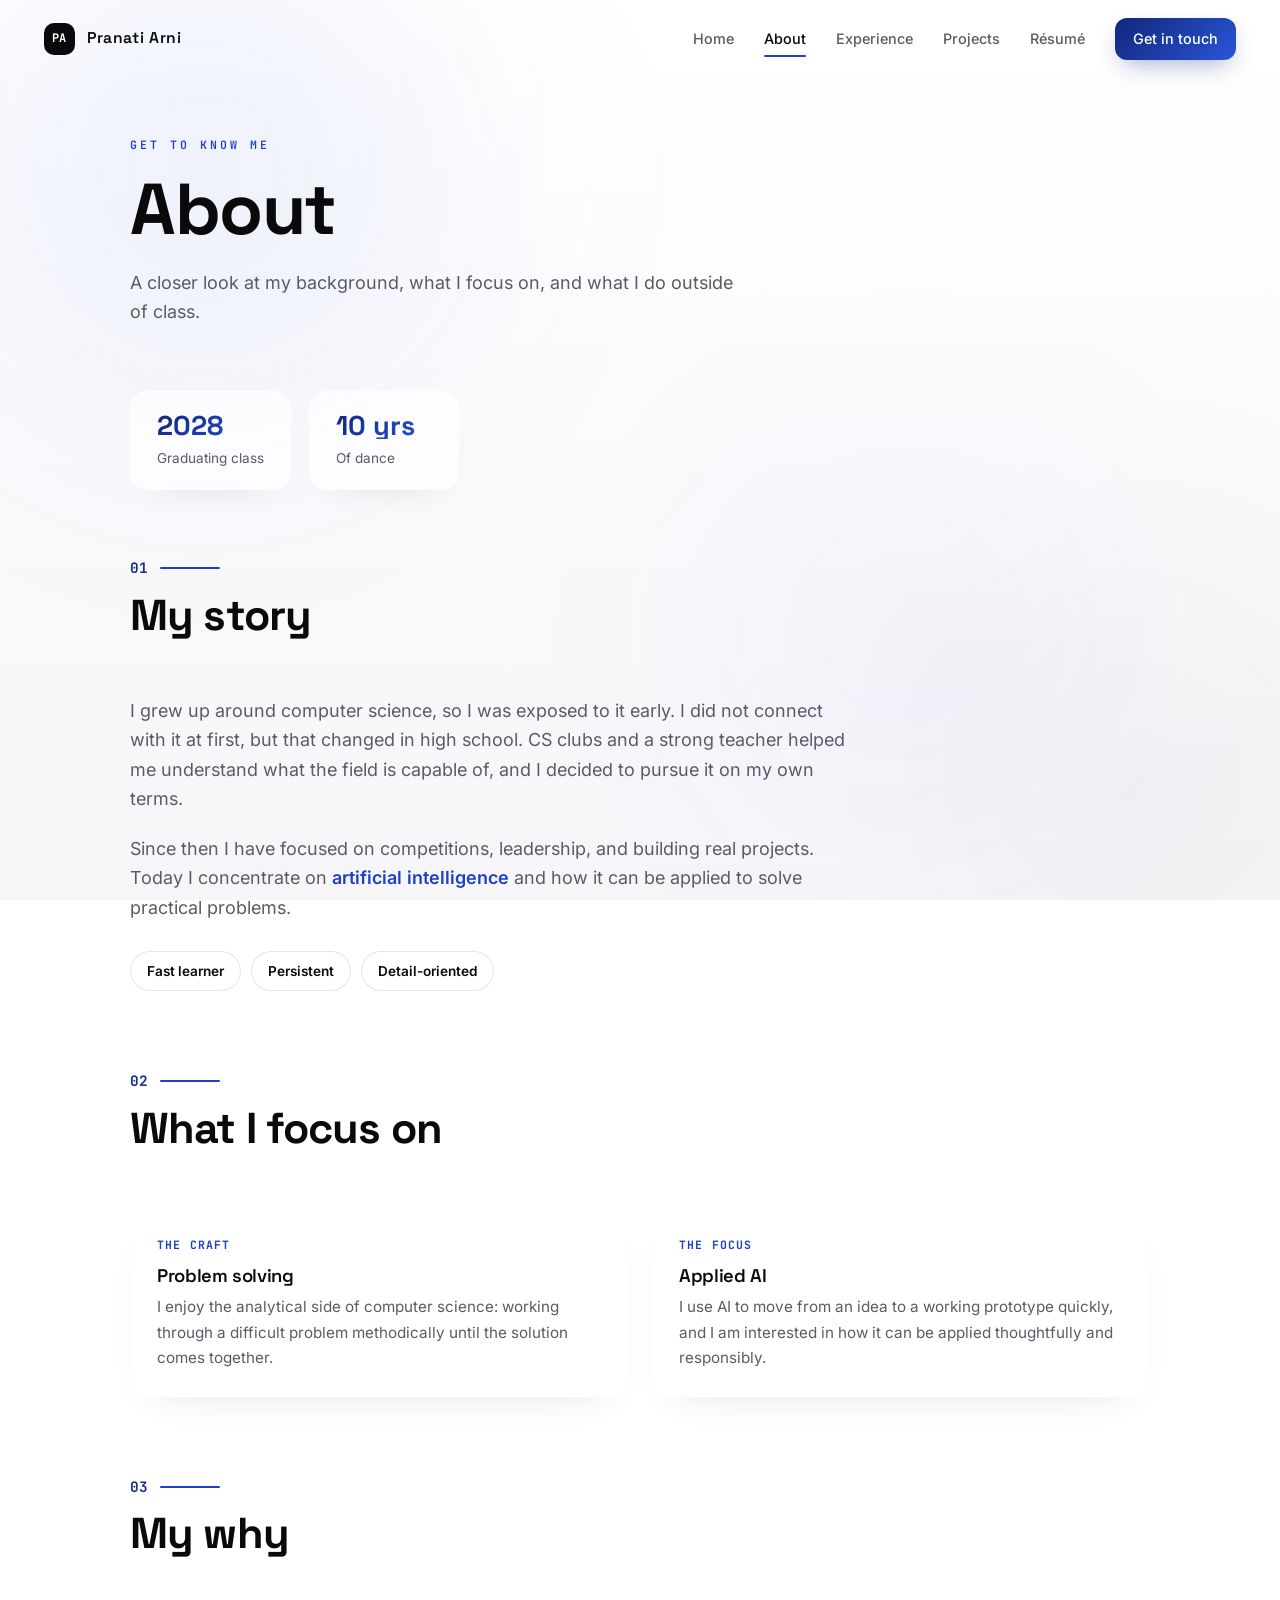
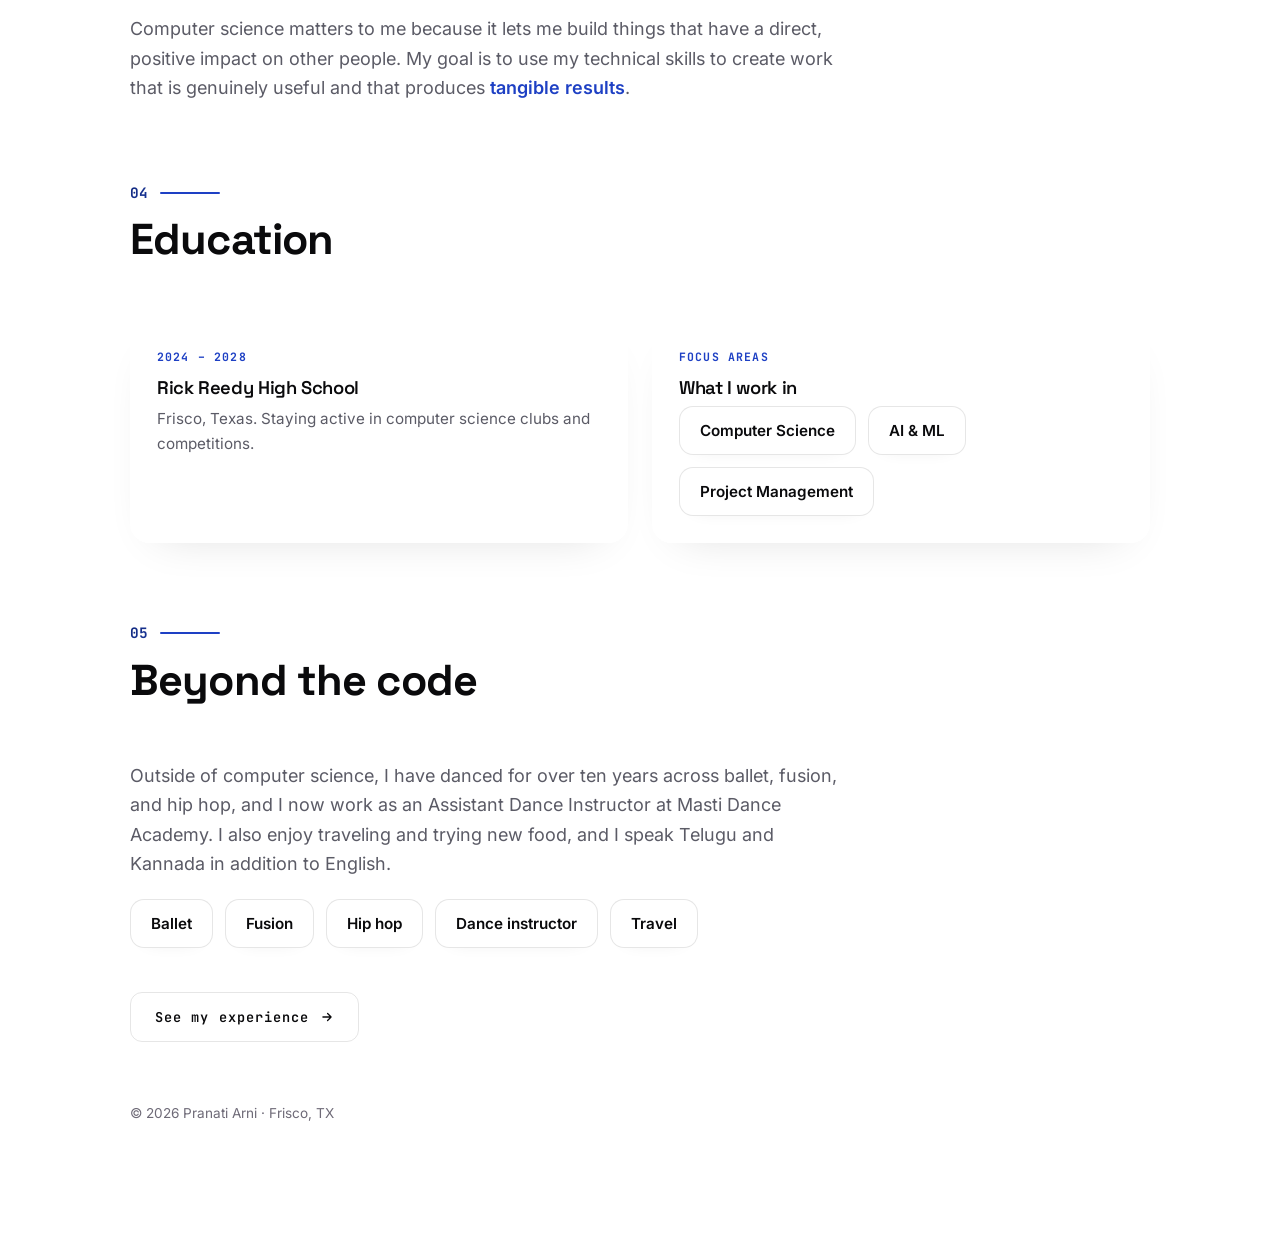
<file: about.html>
<!DOCTYPE html>
<html lang="en">
<head>
  <meta charset="UTF-8" />
  <meta name="viewport" content="width=device-width, initial-scale=1.0" />
  <meta name="theme-color" content="#ffffff" />

  <title>About · Pranati Arni</title>
  <meta name="description" content="About Pranati Arni, a junior at Rick Reedy High School in Frisco, TX, focused on computer science and AI." />
  <meta name="author" content="Pranati Arni" />
  <meta property="og:type" content="website" />
  <meta property="og:title" content="About · Pranati Arni" />
  <meta property="og:description" content="Junior at Rick Reedy High School, Frisco, TX, focused on computer science and AI." />

  <!-- Inline SVG favicon -->
  <link rel="icon" href="data:image/svg+xml,%3Csvg xmlns='http://www.w3.org/2000/svg' viewBox='0 0 64 64'%3E%3Crect width='64' height='64' rx='16' fill='%231e40c4'/%3E%3Ctext x='50%25' y='55%25' dominant-baseline='middle' text-anchor='middle' font-family='Arial,Helvetica,sans-serif' font-weight='700' font-size='30' fill='%23ffffff'%3EPA%3C/text%3E%3C/svg%3E" />

  <!-- Fonts (self-hosted — @font-face in styles.css) -->
  <link rel="preload" href="fonts/space-grotesk.woff2" as="font" type="font/woff2" crossorigin />

  <!-- styles:start (inlined from styles.css by inline-css.py — edit styles.css, then re-run) -->
  <style>
/* =================================================================
   Pranati Arni — Portfolio styles (shared across all pages)
   MONOCHROME + ELECTRIC: near-white surfaces, charcoal ink,
   a single cobalt-blue accent. Editorial / premium / glassy.
   ================================================================= */

/* ---- self-hosted fonts (latin subset, variable woff2) ---- */
@font-face {
  font-family: "Space Grotesk";
  font-style: normal;
  font-weight: 500 700;
  font-display: swap;
  src: url("fonts/space-grotesk.woff2") format("woff2");
}
@font-face {
  font-family: "Inter";
  font-style: normal;
  font-weight: 400 600;
  font-display: swap;
  src: url("fonts/inter.woff2") format("woff2");
}
@font-face {
  font-family: "JetBrains Mono";
  font-style: normal;
  font-weight: 400 700;
  font-display: swap;
  src: url("fonts/jetbrains-mono.woff2") format("woff2");
}

:root {
  /* ---- surfaces ---- */
  --bg:     #ffffff;
  --bg-2:   #f4f4f6;
  --card:   #ffffff;
  --glass:  rgba(255, 255, 255, 0.65);

  /* ---- ink ---- */
  --text:   #0a0a0c;
  --muted:  #5b5b66;
  --faint:  #6e6a77;

  /* ---- lines + shadows ---- */
  --border:    rgba(10, 10, 12, 0.10);
  --border-hi: rgba(37, 99, 255, 0.45);          /* blue on hover/active */
  --shadow:    rgba(10, 10, 12, 0.16);

  /* ---- the single electric accent (deep royal blue) ---- */
  --blue:        #1e40c4;
  --blue-bright: #3b63e0;
  --blue-glow:   rgba(20, 44, 140, 0.42);
  --blue-grad:   linear-gradient(135deg, #11277a, #2a55d8);

  /* ---- layout ---- */
  --rail-x:        72px;
  --content-pad:   220px;
  --content-pad-r: 88px;
  --maxw:          1040px;

  --mono: "JetBrains Mono", ui-monospace, SFMono-Regular, Menlo, monospace;
  --ease: cubic-bezier(0.22, 1, 0.36, 1);
}

* { box-sizing: border-box; margin: 0; padding: 0; }
html { scroll-behavior: smooth; }

body {
  background: var(--bg);
  color: var(--text);
  font-family: "Inter", system-ui, -apple-system, Segoe UI, Roboto, sans-serif;
  line-height: 1.65;
  -webkit-font-smoothing: antialiased;
  overflow-x: hidden;
}

/* very subtle base wash */
body::before {
  content: ""; position: fixed; inset: 0; z-index: -3; pointer-events: none;
  background: linear-gradient(180deg, #ffffff 0%, #f6f6f9 100%);
}

h1, h2, h3 { font-family: "Space Grotesk", "Inter", sans-serif; line-height: 1.1; letter-spacing: -0.02em; color: var(--text); }
a { color: inherit; text-decoration: none; }

/* accessible keyboard focus ring */
:focus-visible { outline: 2px solid var(--blue); outline-offset: 3px; border-radius: 4px; }

.kicker {
  font-family: var(--mono);
  font-size: 0.72rem; letter-spacing: 0.26em; text-transform: uppercase;
  font-weight: 600; color: var(--blue);
}

/* =================================================================
   AMBIENT — faint drifting glows (kept very subtle on white)
   ================================================================= */
.bg-orbs { position: fixed; inset: 0; z-index: -2; pointer-events: none; overflow: hidden; }
.orb { position: absolute; border-radius: 50%; filter: blur(120px); }
.orb--1 {
  width: 52vw; height: 52vw; top: -18%; left: -10%;
  background: radial-gradient(circle, rgba(29,78,216,0.11), transparent 70%);
  animation: drift1 34s ease-in-out infinite alternate;
}
.orb--2 {
  width: 46vw; height: 46vw; bottom: -18%; right: -12%;
  background: radial-gradient(circle, rgba(10,10,12,0.05), transparent 70%);
  animation: drift2 40s ease-in-out infinite alternate;
}
.orb--3 {
  width: 38vw; height: 38vw; top: 44%; left: 52%;
  background: radial-gradient(circle, rgba(29,78,216,0.07), transparent 70%);
  animation: drift3 46s ease-in-out infinite alternate;
}
@keyframes drift1 { from { transform: translate(0,0) scale(1); } to { transform: translate(9vw, 7vh) scale(1.12); } }
@keyframes drift2 { from { transform: translate(0,0) scale(1); } to { transform: translate(-8vw,-6vh) scale(1.1); } }
@keyframes drift3 { from { transform: translate(0,0) scale(1); } to { transform: translate(-6vw, 5vh) scale(0.92); } }

.cursor-glow {
  position: fixed; top: 0; left: 0;
  width: 440px; height: 440px; margin: -220px 0 0 -220px;
  border-radius: 50%;
  background: radial-gradient(circle, rgba(29,78,216,0.11), transparent 65%);
  pointer-events: none; z-index: 0; opacity: 0;
  transition: opacity 0.5s ease; will-change: transform;
}

/* =================================================================
   STICKY NAVBAR
   ================================================================= */
.nav {
  position: fixed; top: 0; left: 0; right: 0; z-index: 60;
  display: flex; align-items: center; justify-content: space-between;
  padding: 18px clamp(20px, 4vw, 44px);
  transition: padding 0.35s var(--ease), background 0.35s ease, border-color 0.35s ease, box-shadow 0.35s ease;
  border-bottom: 1px solid transparent;
}
.nav.is-scrolled {
  padding: 10px clamp(20px, 4vw, 44px);
  background: rgba(255, 255, 255, 0.72);
  -webkit-backdrop-filter: blur(16px) saturate(1.4);
  backdrop-filter: blur(16px) saturate(1.4);
  border-bottom: 1px solid var(--border);
  box-shadow: 0 6px 26px -20px var(--shadow);
}
.nav__brand { display: flex; align-items: center; gap: 12px; z-index: 2; }
.nav__mark {
  font-family: var(--mono); font-weight: 700; font-size: 0.74rem; letter-spacing: 0.04em;
  color: #fff; background: var(--text); border-radius: 10px; padding: 6px 8px;
  transition: transform 0.3s ease, background 0.3s ease;
}
.nav__brand:hover .nav__mark { background: var(--blue); transform: translateY(-1px); }
.nav__name { font-family: "Space Grotesk", sans-serif; font-weight: 600; letter-spacing: 0.04em; font-size: 0.98rem; }

.nav__links { display: flex; align-items: center; gap: 30px; }
.nav__links a { position: relative; font-size: 0.9rem; font-weight: 500; color: var(--muted); transition: color 0.3s ease; }
.nav__links a:not(.nav__cta)::after {
  content: ""; position: absolute; left: 0; bottom: -6px; height: 2px; width: 0;
  background: var(--blue); border-radius: 2px; transition: width 0.3s var(--ease);
}
.nav__links a:not(.nav__cta):hover { color: var(--text); }
.nav__links a:not(.nav__cta):hover::after { width: 100%; }
.nav__links a.is-current { color: var(--text); }
.nav__links a.is-current::after { width: 100%; }

.nav__cta {
  color: #fff !important; background: var(--blue-grad);
  padding: 9px 18px; border-radius: 12px; font-weight: 600;
  box-shadow: 0 10px 24px -8px var(--blue-glow);
  transition: transform 0.25s var(--ease), box-shadow 0.25s ease;
}
.nav__cta:hover { transform: translateY(-2px); box-shadow: 0 14px 32px -8px var(--blue-glow); }

.nav__toggle { display: none; flex-direction: column; gap: 5px; background: none; border: none; cursor: pointer; padding: 6px; z-index: 2; }
.nav__toggle span { width: 24px; height: 2px; background: var(--text); border-radius: 2px; transition: transform 0.3s var(--ease), opacity 0.3s ease; }
.nav__toggle.open span:nth-child(1) { transform: translateY(7px) rotate(45deg); }
.nav__toggle.open span:nth-child(2) { opacity: 0; }
.nav__toggle.open span:nth-child(3) { transform: translateY(-7px) rotate(-45deg); }

@media (max-width: 760px) {
  .nav__toggle { display: flex; }
  .nav__links {
    position: fixed; top: 0; right: 0; height: 100vh; width: min(80vw, 320px);
    flex-direction: column; align-items: flex-start; justify-content: center; gap: 30px;
    padding: 40px;
    background: rgba(255, 255, 255, 0.97);
    -webkit-backdrop-filter: blur(16px); backdrop-filter: blur(16px);
    border-left: 1px solid var(--border);
    box-shadow: -20px 0 60px -30px var(--shadow);
    transform: translateX(100%); transition: transform 0.4s var(--ease);
  }
  .nav__links.open { transform: translateX(0); }
  .nav__links a { font-size: 1.1rem; }
}

/* =================================================================
   THE RAIL (home only)
   ================================================================= */
.rail { position: fixed; top: 0; left: var(--rail-x); height: 100vh; width: 3px; z-index: 50; }
.rail__track { position: absolute; inset: 0; width: 3px; background: rgba(10,10,12,0.10); border-radius: 3px; overflow: hidden; }
.rail__track::after {
  content: ""; position: absolute; left: 0; width: 3px; height: 70px;
  background: linear-gradient(transparent, var(--blue), transparent);
  opacity: 0.6; border-radius: 3px; animation: railshimmer 4.5s linear infinite;
}
@keyframes railshimmer { from { top: -70px; } to { top: 100%; } }
.rail__fill {
  position: absolute; top: 0; left: 0; width: 3px; height: 0%;
  background: var(--blue-grad);
  box-shadow: 0 0 12px 1px var(--blue-glow);
  border-radius: 3px; transition: height 0.12s linear;
}
.rail__comet {
  position: absolute; left: 1.5px; top: 0%;
  width: 9px; height: 9px; transform: translate(-50%, -50%);
  border-radius: 50%; background: var(--blue);
  box-shadow: 0 0 14px 4px var(--blue-glow); transition: top 0.12s linear;
}
.rail__nodes { position: absolute; top: 50%; left: 1.5px; transform: translateY(-50%); display: flex; flex-direction: column; gap: 60px; }
.node {
  display: flex; align-items: center; gap: 16px;
  background: none; border: none; cursor: pointer; color: var(--faint);
  transform: translateX(-7px); transition: color 0.3s var(--ease);
}
.node__dot {
  position: relative; width: 14px; height: 14px; flex: 0 0 auto;
  border-radius: 50%; background: var(--bg); border: 2px solid var(--faint);
  transition: all 0.35s var(--ease);
}
.node__label {
  font-family: "Space Grotesk", sans-serif;
  font-size: 0.82rem; font-weight: 600; letter-spacing: 0.02em;
  white-space: nowrap; opacity: 0.6; transform: translateX(-4px); transition: all 0.35s var(--ease);
}
.node:hover { color: var(--text); }
.node:hover .node__dot { border-color: var(--blue); }
.node:hover .node__label { opacity: 1; transform: translateX(0); }
.node.is-active { color: var(--text); }
.node.is-active .node__dot { border-color: var(--blue); background: var(--blue); box-shadow: 0 0 14px 3px var(--blue-glow); }
.node.is-active .node__dot::after {
  content: ""; position: absolute; inset: -4px; border-radius: 50%;
  border: 2px solid var(--blue); animation: pulsering 2.4s var(--ease) infinite;
}
@keyframes pulsering { 0% { transform: scale(0.8); opacity: 0.6; } 70%,100% { transform: scale(2.1); opacity: 0; } }
.node.is-active .node__label { opacity: 1; transform: translateX(0); color: var(--text); }

/* =================================================================
   LAYOUT
   ================================================================= */
main.with-rail { padding-left: var(--content-pad); padding-right: var(--content-pad-r); }
section { max-width: var(--maxw); margin: 0 auto; padding: 150px 0; scroll-margin-top: 88px; }
.section-head { margin-bottom: 56px; }
.section-head .num {
  font-family: var(--mono); font-weight: 700;
  background: var(--blue-grad); -webkit-background-clip: text; background-clip: text; color: transparent;
  font-size: 0.9rem; margin-bottom: 12px; display: inline-flex; align-items: center; gap: 12px;
}
.section-head .num::after { content: ""; width: 60px; height: 2px; border-radius: 2px; background: var(--blue); animation: barpulse 3.6s ease-in-out infinite; }
@keyframes barpulse { 0%,100% { width: 42px; opacity: 0.5; } 50% { width: 82px; opacity: 1; } }
.section-head h2, .page-head h1 { font-size: clamp(1.9rem, 4vw, 2.7rem); font-weight: 700; }

/* ---- Hero ---- */
.hero {
  position: relative; overflow: hidden; min-height: 100vh;
  display: flex; flex-direction: column; justify-content: center;
  max-width: var(--maxw); margin: 0 auto;
}
.hero__content { position: relative; z-index: 3; }

.hero__glow-wrap {
  position: absolute; right: -40px; top: 50%; transform: translateY(-50%);
  width: 600px; height: 600px; max-width: 86vw;
  z-index: 0; pointer-events: none; will-change: transform; transition: transform 0.6s var(--ease);
}
.hero__glow {
  width: 100%; height: 100%;
  background: linear-gradient(135deg, #1e40c4, #4f7fe6 60%, #9bb8f5);
  filter: blur(42px); opacity: 0.28;
  border-radius: 42% 58% 63% 37% / 41% 44% 56% 59%;
  animation: blobMorph 14s ease-in-out infinite, blobSpin 34s linear infinite;
}
.hero__glow::after {
  content: ""; position: absolute; inset: 14% 20%;
  background: radial-gradient(circle at 40% 40%, rgba(255,255,255,0.6), transparent 60%);
  border-radius: inherit;
}
@keyframes blobMorph { 0%,100% { border-radius: 42% 58% 63% 37% / 41% 44% 56% 59%; } 50% { border-radius: 58% 42% 38% 62% / 63% 51% 49% 37%; } }
@keyframes blobSpin { from { transform: rotate(0); } to { transform: rotate(360deg); } }

.hero__content > * { opacity: 0; transform: translateY(20px); filter: blur(6px); animation: softIn 1s var(--ease) forwards; }
.hero__content > *:nth-child(1) { animation-delay: 0.10s; }
.hero__content > *:nth-child(2) { animation-delay: 0.24s; }
.hero__content > *:nth-child(3) { animation-delay: 0.38s; }
.hero__content > *:nth-child(4) { animation-delay: 0.50s; }
.hero__content > *:nth-child(5) { animation-delay: 0.62s; }
@keyframes softIn { to { opacity: 1; transform: none; filter: blur(0); } }

.hero h1 { font-size: clamp(3rem, 11vw, 6.8rem); font-weight: 700; margin: 24px 0 18px; letter-spacing: -0.035em; }
.hero .role { font-size: clamp(1.1rem, 3vw, 1.6rem); color: var(--text); font-weight: 500; }
.hero .role b { color: var(--text); font-weight: 700; }
.hero .loc { color: var(--muted); margin-top: 10px; font-size: 1rem; }

.scroll-hint { margin-top: 56px; display: inline-flex; align-items: center; gap: 10px; color: var(--faint); font-size: 0.8rem; letter-spacing: 0.18em; text-transform: uppercase; }
.scroll-hint .arrow { width: 2px; height: 36px; border-radius: 2px; background: linear-gradient(var(--blue), transparent); animation: drip 1.8s var(--ease) infinite; }
@keyframes drip {
  0% { transform: scaleY(0); transform-origin: top; opacity: 0; }
  40% { transform: scaleY(1); transform-origin: top; opacity: 1; }
  60% { transform: scaleY(1); transform-origin: bottom; opacity: 1; }
  100% { transform: scaleY(0); transform-origin: bottom; opacity: 0; }
}

/* ---- About ---- */
.about p { color: var(--muted); font-size: 1.15rem; margin-bottom: 24px; max-width: 720px; }
.about p .hl { color: var(--text); font-weight: 500; }
.about p .accent { color: var(--blue); font-weight: 600; }

.traits { display: flex; flex-wrap: wrap; gap: 10px; margin-top: 28px; }
.trait {
  font-size: 0.85rem; padding: 8px 16px; border: 1px solid var(--border); border-radius: 999px;
  color: var(--text); background: #fff; font-weight: 600;
  animation: bob 4.4s ease-in-out infinite;
}
.traits .trait:nth-child(2) { animation-delay: 0.7s; }
.traits .trait:nth-child(3) { animation-delay: 1.4s; }
@keyframes bob { 0%,100% { transform: translateY(0); } 50% { transform: translateY(-6px); } }

/* =================================================================
   PROJECTS (cards, both pages)
   ================================================================= */
.projects-grid { display: grid; grid-template-columns: repeat(auto-fit, minmax(300px, 1fr)); gap: 32px; perspective: 1000px; }
.card {
  position: relative; padding: 30px 28px; border-radius: 22px;
  background: var(--glass);
  -webkit-backdrop-filter: blur(18px) saturate(1.3); backdrop-filter: blur(18px) saturate(1.3);
  border: 1px solid rgba(255,255,255,0.6); min-height: 210px;
  display: flex; flex-direction: column;
  transform-style: preserve-3d; will-change: transform;
  box-shadow: 0 18px 44px -26px var(--shadow);
  transition: transform 0.12s ease-out, border-color 0.4s var(--ease), box-shadow 0.4s var(--ease);
  animation: cardfloat 6.5s ease-in-out infinite;
}
.projects-grid .card:nth-child(2) { animation-delay: 1.3s; }
.projects-grid .card:nth-child(3) { animation-delay: 0.6s; }
.projects-grid .card:nth-child(4) { animation-delay: 1.9s; }
@keyframes cardfloat { 0%,100% { transform: translateY(0); } 50% { transform: translateY(-9px); } }
.card:hover { border-color: var(--border-hi); box-shadow: 0 26px 56px -26px var(--blue-glow); }
.card__inner { transition: transform 0.12s ease-out; transform-style: preserve-3d; }
.card__glare {
  position: absolute; inset: 0; border-radius: 22px;
  background: radial-gradient(240px circle at var(--gx,50%) var(--gy,0%), rgba(29,78,216,0.13), transparent 60%);
  opacity: 0; transition: opacity 0.3s ease; pointer-events: none;
}
.card:hover .card__glare { opacity: 1; }
.card::before {
  content: ""; position: absolute; top: 0; left: 0; height: 2px; width: 100%;
  background: linear-gradient(90deg, transparent, var(--blue), transparent);
  transform: translateX(-100%); opacity: 0; transition: opacity 0.3s ease;
}
.card:hover::before { opacity: 1; animation: scan 1.6s linear infinite; }
@keyframes scan { from { transform: translateX(-100%); } to { transform: translateX(100%); } }

.card.is-soon { border-style: dashed; border-color: rgba(10,10,12,0.16); background: linear-gradient(180deg, #fff, #f6f6f9); }
.card.is-soon:hover { border-color: var(--border-hi); }
/* a slow living shimmer so placeholders read as "in progress", not dead */
.card.is-soon::after {
  content: ""; position: absolute; inset: 0; border-radius: 22px; pointer-events: none;
  background: linear-gradient(110deg, transparent 32%, rgba(30,64,196,0.07) 50%, transparent 68%);
  background-size: 220% 100%;
  animation: soonsheen 4.5s linear infinite;
}
@keyframes soonsheen { from { background-position: 200% 0; } to { background-position: -60% 0; } }
.card__icon {
  width: 42px; height: 42px; border-radius: 12px; display: grid; place-items: center;
  background: #eef2ff; border: 1px solid var(--border); color: var(--blue);
  margin-bottom: 18px; font-size: 1.1rem;
}
.card.is-soon .card__icon { border-style: dashed; background: #f4f4f6; color: var(--faint); }
.card__tag { font-size: 0.68rem; letter-spacing: 0.18em; text-transform: uppercase; color: var(--blue); font-weight: 700; margin-bottom: 8px; }
.card.is-soon .card__tag { color: var(--faint); }
.card h3 { font-size: 1.25rem; font-weight: 600; margin-bottom: 8px; }
.card.is-soon h3 { color: var(--muted); }
.card p { color: var(--muted); font-size: 0.95rem; flex: 1; }
.card__link { margin-top: 16px; font-size: 0.85rem; font-weight: 700; color: var(--blue); display: inline-flex; align-items: center; gap: 6px; }
.card__soon-flag { margin-top: 16px; font-size: 0.78rem; letter-spacing: 0.16em; text-transform: uppercase; color: var(--faint); display: inline-flex; align-items: center; gap: 7px; }

.more-link {
  display: inline-flex; align-items: center; gap: 10px; margin-top: 44px;
  font-family: var(--mono); font-size: 0.85rem; letter-spacing: 0.08em; font-weight: 600;
  color: var(--text); border: 1px solid var(--border); padding: 13px 24px; border-radius: 12px;
  transition: all 0.3s var(--ease);
}
.more-link:hover { border-color: var(--blue); color: var(--blue); transform: translateY(-2px); box-shadow: 0 12px 28px -14px var(--blue-glow); }

/* =================================================================
   SKILLS
   ================================================================= */
.skill-group { margin-bottom: 40px; }
.skill-group h3 { font-size: 0.82rem; letter-spacing: 0.14em; text-transform: uppercase; color: var(--faint); margin-bottom: 14px; font-family: "Inter", sans-serif; font-weight: 700; }
.tags { display: flex; flex-wrap: wrap; gap: 12px; }
.tag {
  padding: 11px 20px; border-radius: 14px; background: #fff; border: 1px solid var(--border);
  font-size: 0.95rem; font-weight: 600; color: var(--text);
  box-shadow: 0 8px 20px -18px var(--shadow);
  transition: all 0.3s var(--ease); animation: tagpulse 5s ease-in-out infinite;
}
.tags .tag:nth-child(2) { animation-delay: 0.8s; }
.tags .tag:nth-child(3) { animation-delay: 1.6s; }
@keyframes tagpulse {
  0%,100% { box-shadow: 0 8px 20px -18px var(--shadow); border-color: var(--border); }
  50%     { box-shadow: 0 10px 24px -16px var(--blue-glow); border-color: rgba(29,78,216,0.28); }
}
.tag:hover { transform: translateY(-3px); border-color: var(--blue); color: var(--blue); }

/* =================================================================
   CONTACT
   ================================================================= */
.contact p { color: var(--muted); font-size: 1.1rem; max-width: 560px; margin-bottom: 28px; }
.cta {
  display: inline-flex; align-items: center; gap: 10px; padding: 15px 30px; border-radius: 14px;
  background: var(--blue-grad); color: #fff; font-weight: 700; font-size: 1rem;
  box-shadow: 0 14px 32px -10px var(--blue-glow);
  transition: transform 0.3s var(--ease), box-shadow 0.3s var(--ease); animation: ctapulse 3.4s ease-in-out infinite;
}
.cta:hover { transform: translateY(-3px); box-shadow: 0 20px 46px -10px var(--blue-glow); }
@keyframes ctapulse { 0%,100% { box-shadow: 0 14px 32px -12px var(--blue-glow); } 50% { box-shadow: 0 16px 48px -8px var(--blue-glow); } }

.links { display: flex; flex-wrap: wrap; gap: 14px; margin-top: 26px; }
.link-chip {
  display: inline-flex; align-items: center; gap: 9px; padding: 12px 20px; border-radius: 12px;
  border: 1px solid var(--border); background: #fff; color: var(--text); font-size: 0.92rem; font-weight: 600;
  box-shadow: 0 8px 20px -18px var(--shadow); transition: all 0.3s var(--ease);
}
.link-chip:hover { border-color: var(--blue); color: var(--blue); transform: translateY(-2px); }
.link-chip.is-todo { color: var(--faint); border-style: dashed; }
.link-chip svg { width: 17px; height: 17px; }

footer { padding: 60px 0 90px; color: var(--faint); font-size: 0.85rem; max-width: var(--maxw); margin: 0 auto; }

/* =================================================================
   SUBPAGES (About / Experience)
   ================================================================= */
.page { max-width: 1100px; margin: 0 auto; padding: 130px 40px 40px; }
.page-head { margin: 0 0 64px; }
.page-head h1 { font-size: clamp(2.5rem, 7vw, 4.5rem); margin-top: 14px; }
.page-sub { color: var(--muted); max-width: 620px; margin-top: 18px; font-size: 1.12rem; }
.back-link { display: inline-flex; align-items: center; gap: 8px; font-family: var(--mono); font-size: 0.78rem; letter-spacing: 0.12em; text-transform: uppercase; font-weight: 600; color: var(--blue); transition: color 0.3s var(--ease); }
.back-link:hover { color: var(--blue-bright); }

.block { margin-bottom: 76px; }
.block:last-of-type { margin-bottom: 0; }
.block > p { color: var(--muted); font-size: 1.12rem; margin-bottom: 20px; max-width: 720px; }
.block > p .hl { color: var(--text); font-weight: 500; }
.block > p .accent { color: var(--blue); font-weight: 600; }

.stats { display: flex; flex-wrap: wrap; gap: 18px; margin: 8px 0; }
.stat {
  background: var(--glass);
  -webkit-backdrop-filter: blur(16px) saturate(1.3); backdrop-filter: blur(16px) saturate(1.3);
  border: 1px solid rgba(255,255,255,0.6); border-radius: 18px; padding: 20px 26px; min-width: 150px;
  box-shadow: 0 16px 36px -26px var(--shadow);
  transition: transform 0.3s var(--ease), box-shadow 0.3s ease, border-color 0.3s ease;
}
.stat:hover { transform: translateY(-4px); border-color: var(--border-hi); box-shadow: 0 22px 44px -24px var(--blue-glow); }
.stat__num {
  font-family: "Space Grotesk", sans-serif; font-weight: 700; font-size: 1.7rem; line-height: 1;
  background: var(--blue-grad); -webkit-background-clip: text; background-clip: text; color: transparent;
}
.stat__label { color: var(--muted); font-size: 0.85rem; margin-top: 8px; }

.info-grid { display: grid; grid-template-columns: repeat(auto-fit, minmax(260px, 1fr)); gap: 24px; }
.info-card {
  background: var(--glass);
  -webkit-backdrop-filter: blur(18px) saturate(1.3); backdrop-filter: blur(18px) saturate(1.3);
  border: 1px solid rgba(255,255,255,0.6); border-radius: 20px; padding: 26px;
  box-shadow: 0 18px 44px -28px var(--shadow);
  transition: transform 0.3s var(--ease), box-shadow 0.3s ease, border-color 0.3s ease;
}
.info-card:hover { transform: translateY(-5px); border-color: var(--border-hi); box-shadow: 0 26px 52px -26px var(--blue-glow); }
.info-card h3 { font-size: 1.15rem; font-weight: 600; margin-bottom: 8px; }
.info-card .meta { font-family: var(--mono); font-size: 0.72rem; letter-spacing: 0.1em; text-transform: uppercase; margin-bottom: 12px; color: var(--blue); font-weight: 700; }
.info-card p { color: var(--muted); font-size: 0.95rem; }

.timeline { display: flex; flex-direction: column; }
.tl-item { display: flex; gap: 20px; }
.tl-item__rail { display: flex; flex-direction: column; align-items: center; flex: 0 0 auto; }
.tl-dot { width: 16px; height: 16px; border-radius: 50%; background: var(--blue); flex: 0 0 auto; box-shadow: 0 6px 16px -4px var(--blue-glow), 0 0 0 5px var(--bg); }
.tl-line { width: 2px; flex: 1; min-height: 26px; background: linear-gradient(var(--blue), rgba(29,78,216,0.2)); margin: 4px 0; border-radius: 2px; }
.tl-item:last-child .tl-line { display: none; }
.tl-body { padding-bottom: 34px; }
.tl-year { font-family: var(--mono); font-weight: 700; font-size: 0.8rem; letter-spacing: 0.06em; color: var(--blue); }
.tl-body h3 { font-size: 1.15rem; font-weight: 600; margin: 4px 0 6px; }
.tl-body p { color: var(--muted); font-size: 0.98rem; max-width: 640px; }

/* =================================================================
   FLOATING ACHIEVEMENTS (home)
   ================================================================= */
.ach-grid { display: grid; grid-template-columns: repeat(auto-fit, minmax(240px, 1fr)); gap: 28px; margin-top: 8px; }
.ach-card {
  position: relative; border-radius: 22px; padding: 28px;
  background: var(--glass);
  -webkit-backdrop-filter: blur(20px) saturate(1.4); backdrop-filter: blur(20px) saturate(1.4);
  border: 1px solid rgba(255,255,255,0.6);
  box-shadow: 0 26px 60px -32px var(--shadow); will-change: transform;
  animation: achFloat 7s ease-in-out infinite;
}
.ach-grid .ach-card:nth-child(2) { animation-delay: 1.6s; }
.ach-grid .ach-card:nth-child(3) { animation-delay: 0.8s; }
@keyframes achFloat {
  0%, 100% { transform: translateY(0) rotate(-0.6deg); }
  50%      { transform: translateY(-8px) rotate(0.6deg); }
}
.ach-card__badge { width: 46px; height: 46px; border-radius: 14px; display: grid; place-items: center; color: #fff; background: var(--blue-grad); box-shadow: 0 12px 26px -8px var(--blue-glow); margin-bottom: 18px; }
.ach-card__badge svg { width: 22px; height: 22px; }
.ach-card .meta { font-family: var(--mono); font-size: 0.72rem; letter-spacing: 0.1em; text-transform: uppercase; font-weight: 700; margin-bottom: 8px; color: var(--blue); }
.ach-card h3 { font-size: 1.1rem; font-weight: 600; margin-bottom: 6px; }
.ach-card p { color: var(--muted); font-size: 0.92rem; }

/* =================================================================
   RÉSUMÉ PAGE
   ================================================================= */
.resume-toolbar { display: flex; flex-wrap: wrap; gap: 12px; margin: 8px 0 28px; }
.resume-btn {
  display: inline-flex; align-items: center; gap: 8px; font-family: var(--mono); font-size: 0.82rem; font-weight: 600; letter-spacing: 0.04em;
  padding: 12px 20px; border-radius: 12px; cursor: pointer; border: 1px solid var(--border); background: #fff; color: var(--text);
  transition: transform 0.3s var(--ease), box-shadow 0.3s ease, border-color 0.3s ease, color 0.3s ease;
}
.resume-btn:hover { transform: translateY(-2px); border-color: var(--blue); color: var(--blue); box-shadow: 0 10px 24px -14px var(--blue-glow); }
.resume-btn--primary { background: var(--blue-grad); color: #fff; border-color: transparent; box-shadow: 0 12px 28px -10px var(--blue-glow); }
.resume-btn--primary:hover { color: #fff; }
.resume-btn svg { width: 16px; height: 16px; }

.resume-sheet { background: #fff; border: 1px solid var(--border); border-radius: 20px; padding: clamp(28px, 5vw, 56px); max-width: 880px; box-shadow: 0 26px 64px -34px var(--shadow); }
.r-head h2 { font-size: clamp(1.7rem, 5vw, 2.2rem); font-weight: 700; margin-bottom: 8px; }
.r-contact { font-family: var(--mono); font-size: 0.85rem; color: var(--muted); line-height: 1.9; }
.r-contact a { color: var(--blue); }
.resume-sheet h3 { font-family: "Space Grotesk", sans-serif; font-size: 0.9rem; font-weight: 700; letter-spacing: 0.14em; text-transform: uppercase; margin: 32px 0 16px; padding-bottom: 8px; position: relative; }
.resume-sheet h3::after { content: ""; position: absolute; left: 0; bottom: 0; width: 46px; height: 3px; border-radius: 3px; background: var(--blue); }
.r-entry { margin-bottom: 18px; }
.r-entry__top { display: flex; justify-content: space-between; gap: 12px; flex-wrap: wrap; align-items: baseline; }
.r-role { font-weight: 700; color: var(--text); }
.r-org { color: var(--muted); }
.r-date { font-family: var(--mono); font-size: 0.78rem; color: var(--faint); white-space: nowrap; }
.r-entry ul { margin: 8px 0 0 18px; color: var(--muted); font-size: 0.95rem; }
.r-entry li { margin-bottom: 5px; }
.r-line { color: var(--muted); font-size: 0.96rem; margin-bottom: 6px; }
.r-line b { color: var(--text); }
.r-award { display: flex; justify-content: space-between; gap: 12px; flex-wrap: wrap; padding: 7px 0; border-bottom: 1px solid var(--border); }
.r-award:last-child { border-bottom: none; }
.r-award span:last-child { font-family: var(--mono); font-size: 0.78rem; color: var(--faint); }

@media print {
  .nav, .bg-orbs, .cursor-glow, .page-transition, .resume-toolbar, .page-head, footer { display: none !important; }
  body { background: #fff; } body::before { display: none; }
  .page { padding: 0; max-width: none; }
  .resume-sheet { box-shadow: none; border: none; border-radius: 0; padding: 0; max-width: none; }
  a { color: #000 !important; }
}

/* =================================================================
   PAGE-TRANSITION (quick clean fade)
   ================================================================= */
.page-transition { position: fixed; inset: 0; z-index: 100; background: var(--bg); opacity: 1; transition: opacity 0.5s ease, visibility 0s linear 0s; }
.page-transition.is-hidden { opacity: 0; visibility: hidden; pointer-events: none; transition: opacity 0.5s ease, visibility 0s linear 0.5s; }

/* =================================================================
   SCROLL REVEAL
   ================================================================= */
.reveal { opacity: 0; transform: translateY(42px) scale(0.97); filter: blur(6px); transition: opacity 1s var(--ease), transform 1.1s var(--ease), filter 1s var(--ease); }
.reveal.in { opacity: 1; transform: none; filter: blur(0); }

/* =================================================================
   RESPONSIVE
   ================================================================= */
@media (max-width: 1100px) {
  :root { --content-pad: 150px; --content-pad-r: 56px; }
  section { padding: 120px 0; }
}
@media (max-width: 720px) {
  :root { --rail-x: 22px; --content-pad: 58px; --content-pad-r: 24px; }
  .rail__nodes { gap: 40px; }
  .node__label { display: none; }
  section { padding: 84px 0; }
  .section-head { margin-bottom: 36px; }
  .hero { min-height: 92vh; }
  .hero__glow-wrap { right: -35%; }
  .page { padding: 110px 22px 40px; }
}

/* =================================================================
   REDUCED MOTION
   ================================================================= */
@media (prefers-reduced-motion: reduce) {
  html { scroll-behavior: auto; }
  *, *::before, *::after { animation: none !important; transition: none !important; }
  .reveal { opacity: 1; transform: none; filter: none; }
  .hero__content > * { opacity: 1; transform: none; filter: none; }
  .ach-card { transform: none !important; }
}

  </style>
  <!-- styles:end -->
</head>

<body>

  <div class="page-transition" id="pageTransition" aria-hidden="true"></div>

  <div class="bg-orbs" aria-hidden="true">
    <div class="orb orb--1"></div>
    <div class="orb orb--2"></div>
    <div class="orb orb--3"></div>
  </div>
  <div class="cursor-glow" id="cursorGlow" aria-hidden="true"></div>

  <!-- ============================== NAVBAR ============================== -->
  <header class="nav" id="nav">
    <a class="nav__brand" href="index.html" aria-label="Home">
      <span class="nav__mark">PA</span>
      <span class="nav__name">Pranati Arni</span>
    </a>
    <button class="nav__toggle" id="navToggle" aria-label="Toggle menu" aria-expanded="false">
      <span></span><span></span><span></span>
    </button>
    <nav class="nav__links" id="navLinks" aria-label="Primary">
      <a href="index.html">Home</a>
      <a href="about.html" class="is-current">About</a>
      <a href="experience.html">Experience</a>
      <a href="projects.html">Projects</a>
      <a href="resume.html">Résumé</a>
      <a class="nav__cta" href="index.html#contact">Get in touch</a>
    </nav>
  </header>

  <main class="page">

    <header class="page-head reveal">
      <span class="kicker">Get to know me</span>
      <h1>About</h1>
      <p class="page-sub">A closer look at my background, what I focus on, and what I do outside of class.</p>
    </header>

    <div class="stats reveal" aria-label="Quick facts">
      <div class="stat"><div class="stat__num">2028</div><div class="stat__label">Graduating class</div></div>
      <div class="stat"><div class="stat__num">10 yrs</div><div class="stat__label">Of dance</div></div>
    </div>

    <!-- ===== My story ===== -->
    <div class="block reveal" style="margin-top:64px;">
      <div class="section-head"><span class="num">01</span><h2>My story</h2></div>
      <p>
        I grew up around computer science, so I was exposed to it early. I did not connect with it at first,
        but that changed in high school. CS clubs and a strong teacher helped me understand what the field is
        capable of, and I decided to pursue it on my own terms.
      </p>
      <p>
        Since then I have focused on competitions, leadership, and building real projects. Today I concentrate
        on <span class="accent">artificial intelligence</span> and how it can be applied to solve practical problems.
      </p>

      <div class="traits" aria-label="Traits">
        <span class="trait">Fast learner</span>
        <span class="trait">Persistent</span>
        <span class="trait">Detail-oriented</span>
      </div>
    </div>

    <!-- ===== What I focus on ===== -->
    <div class="block reveal">
      <div class="section-head"><span class="num">02</span><h2>What I focus on</h2></div>
      <div class="info-grid">
        <div class="info-card">
          <div class="meta">The craft</div>
          <h3>Problem solving</h3>
          <p>I enjoy the analytical side of computer science: working through a difficult problem methodically until the solution comes together.</p>
        </div>
        <div class="info-card">
          <div class="meta">The focus</div>
          <h3>Applied AI</h3>
          <p>I use AI to move from an idea to a working prototype quickly, and I am interested in how it can be applied thoughtfully and responsibly.</p>
        </div>
      </div>
    </div>

    <!-- ===== My why ===== -->
    <div class="block reveal">
      <div class="section-head"><span class="num">03</span><h2>My why</h2></div>
      <p>
        Computer science matters to me because it lets me build things that have a direct, positive impact on
        other people. My goal is to use my technical skills to create work that is genuinely useful and that
        produces <span class="accent">tangible results</span>.
      </p>
    </div>

    <!-- ===== Education ===== -->
    <div class="block reveal">
      <div class="section-head"><span class="num">04</span><h2>Education</h2></div>
      <div class="info-grid">
        <div class="info-card">
          <div class="meta">2024 – 2028</div>
          <h3>Rick Reedy High School</h3>
          <p>Frisco, Texas. Staying active in computer science clubs and competitions.</p>
        </div>
        <div class="info-card">
          <div class="meta">Focus areas</div>
          <h3>What I work in</h3>
          <div class="tags" style="margin-top:6px;">
            <span class="tag">Computer Science</span>
            <span class="tag">AI &amp; ML</span>
            <span class="tag">Project Management</span>
          </div>
        </div>
      </div>
    </div>

    <!-- ===== Beyond the code ===== -->
    <div class="block reveal">
      <div class="section-head"><span class="num">05</span><h2>Beyond the code</h2></div>
      <p>
        Outside of computer science, I have danced for over ten years across ballet, fusion, and hip hop, and I
        now work as an Assistant Dance Instructor at Masti Dance Academy. I also enjoy traveling and trying new
        food, and I speak Telugu and Kannada in addition to English.
      </p>
      <div class="tags" style="margin-top:8px;">
        <span class="tag">Ballet</span>
        <span class="tag">Fusion</span>
        <span class="tag">Hip hop</span>
        <span class="tag">Dance instructor</span>
        <span class="tag">Travel</span>
      </div>

      <a class="more-link" href="experience.html">
        See my experience
        <svg width="14" height="14" viewBox="0 0 24 24" fill="none" stroke="currentColor" stroke-width="2.2" stroke-linecap="round" stroke-linejoin="round"><path d="M5 12h14M13 6l6 6-6 6"/></svg>
      </a>
    </div>

    <footer>
      <p>© 2026 Pranati Arni · Frisco, TX</p>
    </footer>

  </main>

  <script src="script.js" defer></script>
</body>
</html>
</file>
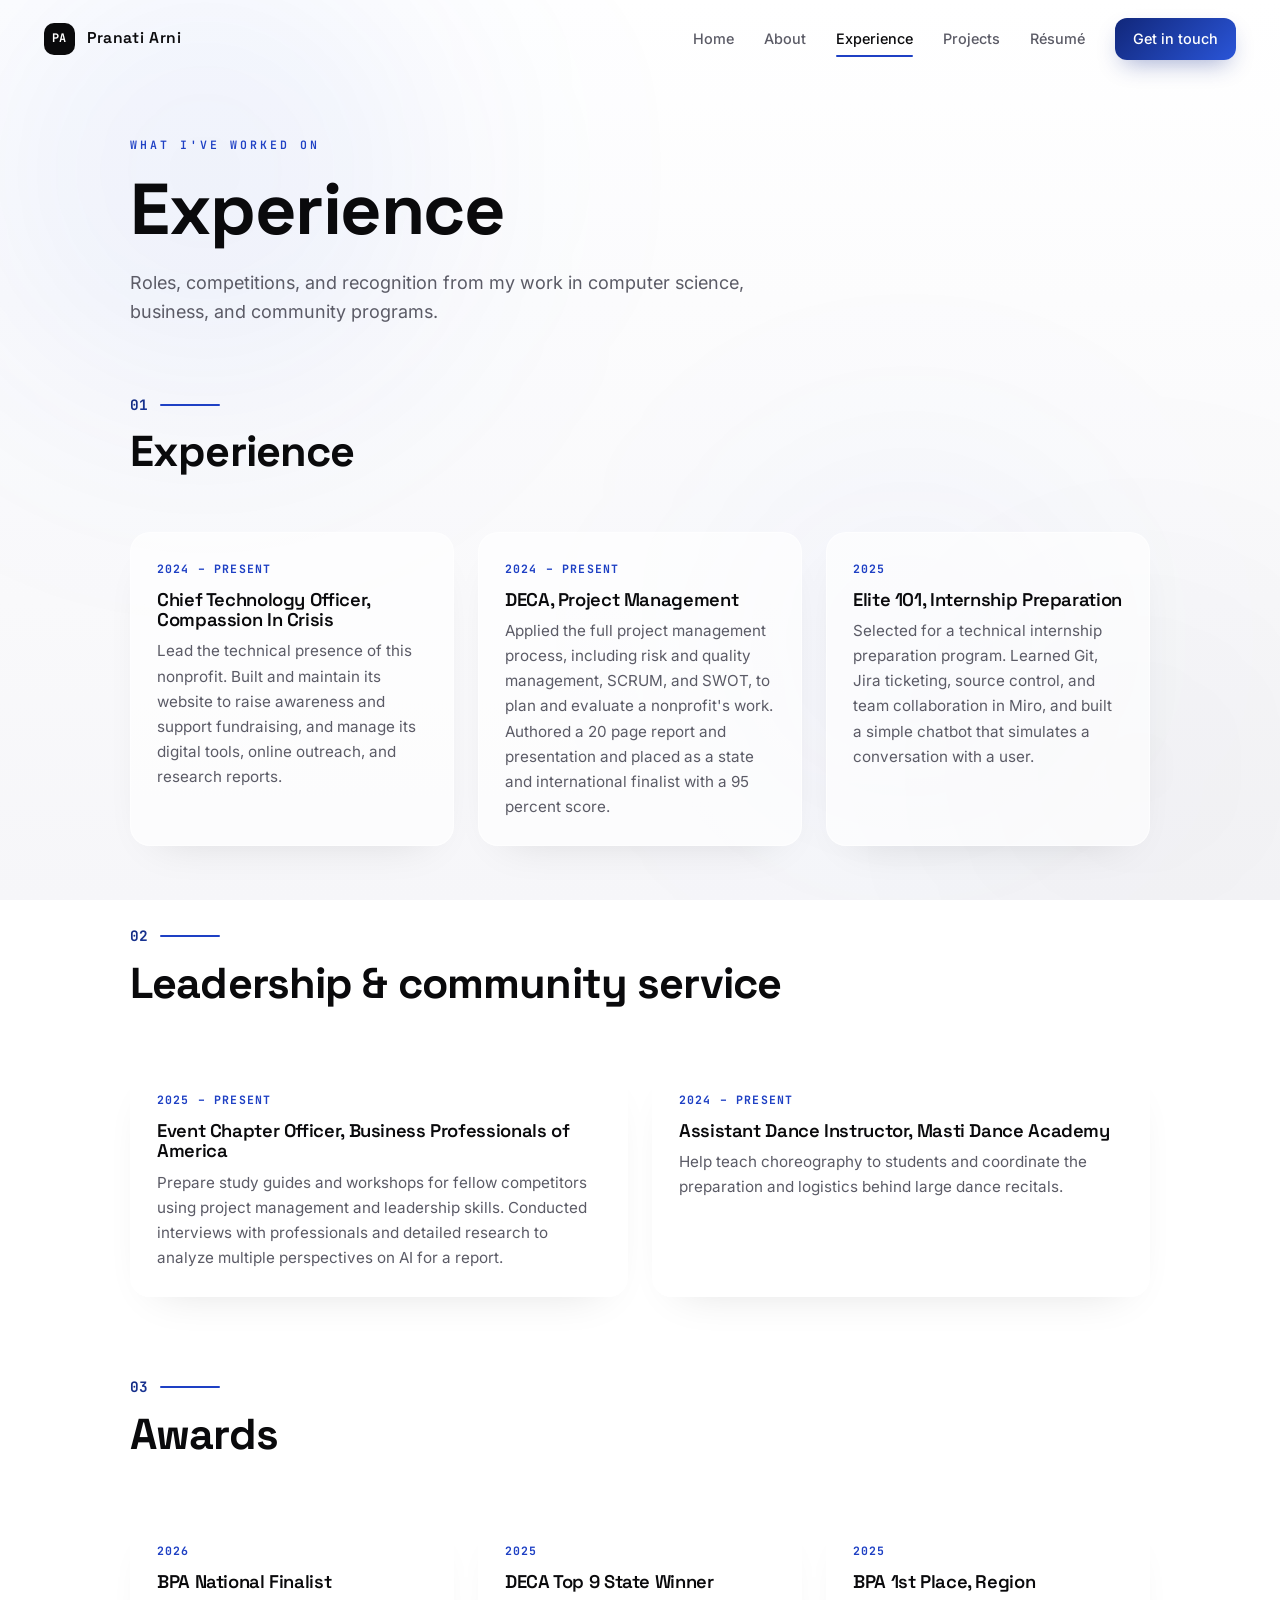
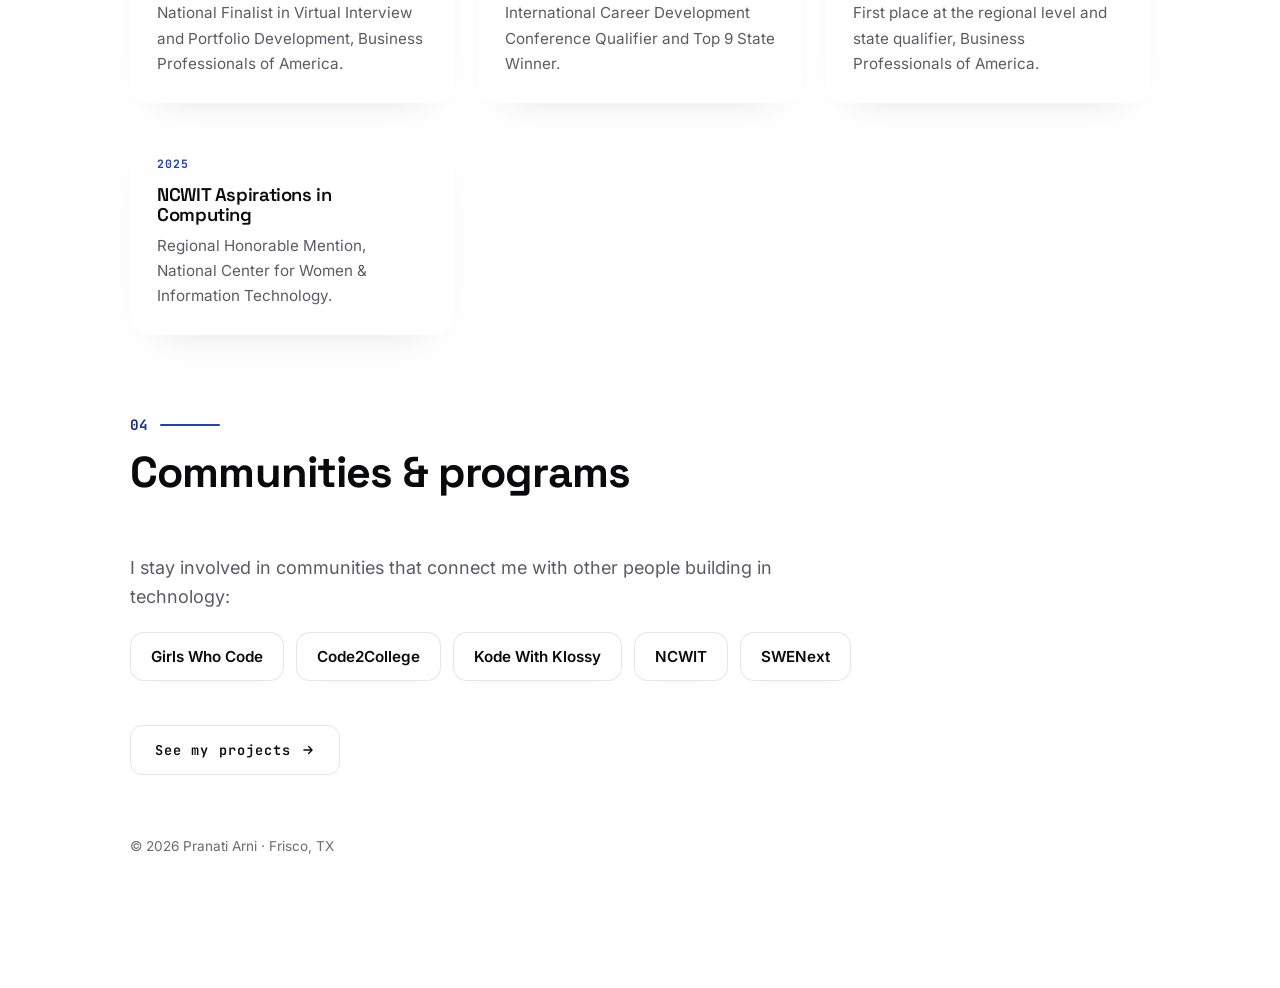
<file: experience.html>
<!DOCTYPE html>
<html lang="en">
<head>
  <meta charset="UTF-8" />
  <meta name="viewport" content="width=device-width, initial-scale=1.0" />
  <meta name="theme-color" content="#ffffff" />

  <title>Experience · Pranati Arni</title>
  <meta name="description" content="Experience, leadership, and awards — Pranati Arni, junior at Rick Reedy High School, Frisco, TX." />
  <meta name="author" content="Pranati Arni" />
  <meta property="og:type" content="website" />
  <meta property="og:title" content="Experience · Pranati Arni" />
  <meta property="og:description" content="Roles, competitions, and recognition in computer science and business." />

  <!-- Inline SVG favicon -->
  <link rel="icon" href="data:image/svg+xml,%3Csvg xmlns='http://www.w3.org/2000/svg' viewBox='0 0 64 64'%3E%3Crect width='64' height='64' rx='16' fill='%231e40c4'/%3E%3Ctext x='50%25' y='55%25' dominant-baseline='middle' text-anchor='middle' font-family='Arial,Helvetica,sans-serif' font-weight='700' font-size='30' fill='%23ffffff'%3EPA%3C/text%3E%3C/svg%3E" />

  <!-- Fonts (self-hosted — @font-face in styles.css) -->
  <link rel="preload" href="fonts/space-grotesk.woff2" as="font" type="font/woff2" crossorigin />

  <!-- styles:start (inlined from styles.css by inline-css.py — edit styles.css, then re-run) -->
  <style>
/* =================================================================
   Pranati Arni — Portfolio styles (shared across all pages)
   MONOCHROME + ELECTRIC: near-white surfaces, charcoal ink,
   a single cobalt-blue accent. Editorial / premium / glassy.
   ================================================================= */

/* ---- self-hosted fonts (latin subset, variable woff2) ---- */
@font-face {
  font-family: "Space Grotesk";
  font-style: normal;
  font-weight: 500 700;
  font-display: swap;
  src: url("fonts/space-grotesk.woff2") format("woff2");
}
@font-face {
  font-family: "Inter";
  font-style: normal;
  font-weight: 400 600;
  font-display: swap;
  src: url("fonts/inter.woff2") format("woff2");
}
@font-face {
  font-family: "JetBrains Mono";
  font-style: normal;
  font-weight: 400 700;
  font-display: swap;
  src: url("fonts/jetbrains-mono.woff2") format("woff2");
}

:root {
  /* ---- surfaces ---- */
  --bg:     #ffffff;
  --bg-2:   #f4f4f6;
  --card:   #ffffff;
  --glass:  rgba(255, 255, 255, 0.65);

  /* ---- ink ---- */
  --text:   #0a0a0c;
  --muted:  #5b5b66;
  --faint:  #6e6a77;

  /* ---- lines + shadows ---- */
  --border:    rgba(10, 10, 12, 0.10);
  --border-hi: rgba(37, 99, 255, 0.45);          /* blue on hover/active */
  --shadow:    rgba(10, 10, 12, 0.16);

  /* ---- the single electric accent (deep royal blue) ---- */
  --blue:        #1e40c4;
  --blue-bright: #3b63e0;
  --blue-glow:   rgba(20, 44, 140, 0.42);
  --blue-grad:   linear-gradient(135deg, #11277a, #2a55d8);

  /* ---- layout ---- */
  --rail-x:        72px;
  --content-pad:   220px;
  --content-pad-r: 88px;
  --maxw:          1040px;

  --mono: "JetBrains Mono", ui-monospace, SFMono-Regular, Menlo, monospace;
  --ease: cubic-bezier(0.22, 1, 0.36, 1);
}

* { box-sizing: border-box; margin: 0; padding: 0; }
html { scroll-behavior: smooth; }

body {
  background: var(--bg);
  color: var(--text);
  font-family: "Inter", system-ui, -apple-system, Segoe UI, Roboto, sans-serif;
  line-height: 1.65;
  -webkit-font-smoothing: antialiased;
  overflow-x: hidden;
}

/* very subtle base wash */
body::before {
  content: ""; position: fixed; inset: 0; z-index: -3; pointer-events: none;
  background: linear-gradient(180deg, #ffffff 0%, #f6f6f9 100%);
}

h1, h2, h3 { font-family: "Space Grotesk", "Inter", sans-serif; line-height: 1.1; letter-spacing: -0.02em; color: var(--text); }
a { color: inherit; text-decoration: none; }

/* accessible keyboard focus ring */
:focus-visible { outline: 2px solid var(--blue); outline-offset: 3px; border-radius: 4px; }

.kicker {
  font-family: var(--mono);
  font-size: 0.72rem; letter-spacing: 0.26em; text-transform: uppercase;
  font-weight: 600; color: var(--blue);
}

/* =================================================================
   AMBIENT — faint drifting glows (kept very subtle on white)
   ================================================================= */
.bg-orbs { position: fixed; inset: 0; z-index: -2; pointer-events: none; overflow: hidden; }
.orb { position: absolute; border-radius: 50%; filter: blur(120px); }
.orb--1 {
  width: 52vw; height: 52vw; top: -18%; left: -10%;
  background: radial-gradient(circle, rgba(29,78,216,0.11), transparent 70%);
  animation: drift1 34s ease-in-out infinite alternate;
}
.orb--2 {
  width: 46vw; height: 46vw; bottom: -18%; right: -12%;
  background: radial-gradient(circle, rgba(10,10,12,0.05), transparent 70%);
  animation: drift2 40s ease-in-out infinite alternate;
}
.orb--3 {
  width: 38vw; height: 38vw; top: 44%; left: 52%;
  background: radial-gradient(circle, rgba(29,78,216,0.07), transparent 70%);
  animation: drift3 46s ease-in-out infinite alternate;
}
@keyframes drift1 { from { transform: translate(0,0) scale(1); } to { transform: translate(9vw, 7vh) scale(1.12); } }
@keyframes drift2 { from { transform: translate(0,0) scale(1); } to { transform: translate(-8vw,-6vh) scale(1.1); } }
@keyframes drift3 { from { transform: translate(0,0) scale(1); } to { transform: translate(-6vw, 5vh) scale(0.92); } }

.cursor-glow {
  position: fixed; top: 0; left: 0;
  width: 440px; height: 440px; margin: -220px 0 0 -220px;
  border-radius: 50%;
  background: radial-gradient(circle, rgba(29,78,216,0.11), transparent 65%);
  pointer-events: none; z-index: 0; opacity: 0;
  transition: opacity 0.5s ease; will-change: transform;
}

/* =================================================================
   STICKY NAVBAR
   ================================================================= */
.nav {
  position: fixed; top: 0; left: 0; right: 0; z-index: 60;
  display: flex; align-items: center; justify-content: space-between;
  padding: 18px clamp(20px, 4vw, 44px);
  transition: padding 0.35s var(--ease), background 0.35s ease, border-color 0.35s ease, box-shadow 0.35s ease;
  border-bottom: 1px solid transparent;
}
.nav.is-scrolled {
  padding: 10px clamp(20px, 4vw, 44px);
  background: rgba(255, 255, 255, 0.72);
  -webkit-backdrop-filter: blur(16px) saturate(1.4);
  backdrop-filter: blur(16px) saturate(1.4);
  border-bottom: 1px solid var(--border);
  box-shadow: 0 6px 26px -20px var(--shadow);
}
.nav__brand { display: flex; align-items: center; gap: 12px; z-index: 2; }
.nav__mark {
  font-family: var(--mono); font-weight: 700; font-size: 0.74rem; letter-spacing: 0.04em;
  color: #fff; background: var(--text); border-radius: 10px; padding: 6px 8px;
  transition: transform 0.3s ease, background 0.3s ease;
}
.nav__brand:hover .nav__mark { background: var(--blue); transform: translateY(-1px); }
.nav__name { font-family: "Space Grotesk", sans-serif; font-weight: 600; letter-spacing: 0.04em; font-size: 0.98rem; }

.nav__links { display: flex; align-items: center; gap: 30px; }
.nav__links a { position: relative; font-size: 0.9rem; font-weight: 500; color: var(--muted); transition: color 0.3s ease; }
.nav__links a:not(.nav__cta)::after {
  content: ""; position: absolute; left: 0; bottom: -6px; height: 2px; width: 0;
  background: var(--blue); border-radius: 2px; transition: width 0.3s var(--ease);
}
.nav__links a:not(.nav__cta):hover { color: var(--text); }
.nav__links a:not(.nav__cta):hover::after { width: 100%; }
.nav__links a.is-current { color: var(--text); }
.nav__links a.is-current::after { width: 100%; }

.nav__cta {
  color: #fff !important; background: var(--blue-grad);
  padding: 9px 18px; border-radius: 12px; font-weight: 600;
  box-shadow: 0 10px 24px -8px var(--blue-glow);
  transition: transform 0.25s var(--ease), box-shadow 0.25s ease;
}
.nav__cta:hover { transform: translateY(-2px); box-shadow: 0 14px 32px -8px var(--blue-glow); }

.nav__toggle { display: none; flex-direction: column; gap: 5px; background: none; border: none; cursor: pointer; padding: 6px; z-index: 2; }
.nav__toggle span { width: 24px; height: 2px; background: var(--text); border-radius: 2px; transition: transform 0.3s var(--ease), opacity 0.3s ease; }
.nav__toggle.open span:nth-child(1) { transform: translateY(7px) rotate(45deg); }
.nav__toggle.open span:nth-child(2) { opacity: 0; }
.nav__toggle.open span:nth-child(3) { transform: translateY(-7px) rotate(-45deg); }

@media (max-width: 760px) {
  .nav__toggle { display: flex; }
  .nav__links {
    position: fixed; top: 0; right: 0; height: 100vh; width: min(80vw, 320px);
    flex-direction: column; align-items: flex-start; justify-content: center; gap: 30px;
    padding: 40px;
    background: rgba(255, 255, 255, 0.97);
    -webkit-backdrop-filter: blur(16px); backdrop-filter: blur(16px);
    border-left: 1px solid var(--border);
    box-shadow: -20px 0 60px -30px var(--shadow);
    transform: translateX(100%); transition: transform 0.4s var(--ease);
  }
  .nav__links.open { transform: translateX(0); }
  .nav__links a { font-size: 1.1rem; }
}

/* =================================================================
   THE RAIL (home only)
   ================================================================= */
.rail { position: fixed; top: 0; left: var(--rail-x); height: 100vh; width: 3px; z-index: 50; }
.rail__track { position: absolute; inset: 0; width: 3px; background: rgba(10,10,12,0.10); border-radius: 3px; overflow: hidden; }
.rail__track::after {
  content: ""; position: absolute; left: 0; width: 3px; height: 70px;
  background: linear-gradient(transparent, var(--blue), transparent);
  opacity: 0.6; border-radius: 3px; animation: railshimmer 4.5s linear infinite;
}
@keyframes railshimmer { from { top: -70px; } to { top: 100%; } }
.rail__fill {
  position: absolute; top: 0; left: 0; width: 3px; height: 0%;
  background: var(--blue-grad);
  box-shadow: 0 0 12px 1px var(--blue-glow);
  border-radius: 3px; transition: height 0.12s linear;
}
.rail__comet {
  position: absolute; left: 1.5px; top: 0%;
  width: 9px; height: 9px; transform: translate(-50%, -50%);
  border-radius: 50%; background: var(--blue);
  box-shadow: 0 0 14px 4px var(--blue-glow); transition: top 0.12s linear;
}
.rail__nodes { position: absolute; top: 50%; left: 1.5px; transform: translateY(-50%); display: flex; flex-direction: column; gap: 60px; }
.node {
  display: flex; align-items: center; gap: 16px;
  background: none; border: none; cursor: pointer; color: var(--faint);
  transform: translateX(-7px); transition: color 0.3s var(--ease);
}
.node__dot {
  position: relative; width: 14px; height: 14px; flex: 0 0 auto;
  border-radius: 50%; background: var(--bg); border: 2px solid var(--faint);
  transition: all 0.35s var(--ease);
}
.node__label {
  font-family: "Space Grotesk", sans-serif;
  font-size: 0.82rem; font-weight: 600; letter-spacing: 0.02em;
  white-space: nowrap; opacity: 0.6; transform: translateX(-4px); transition: all 0.35s var(--ease);
}
.node:hover { color: var(--text); }
.node:hover .node__dot { border-color: var(--blue); }
.node:hover .node__label { opacity: 1; transform: translateX(0); }
.node.is-active { color: var(--text); }
.node.is-active .node__dot { border-color: var(--blue); background: var(--blue); box-shadow: 0 0 14px 3px var(--blue-glow); }
.node.is-active .node__dot::after {
  content: ""; position: absolute; inset: -4px; border-radius: 50%;
  border: 2px solid var(--blue); animation: pulsering 2.4s var(--ease) infinite;
}
@keyframes pulsering { 0% { transform: scale(0.8); opacity: 0.6; } 70%,100% { transform: scale(2.1); opacity: 0; } }
.node.is-active .node__label { opacity: 1; transform: translateX(0); color: var(--text); }

/* =================================================================
   LAYOUT
   ================================================================= */
main.with-rail { padding-left: var(--content-pad); padding-right: var(--content-pad-r); }
section { max-width: var(--maxw); margin: 0 auto; padding: 150px 0; scroll-margin-top: 88px; }
.section-head { margin-bottom: 56px; }
.section-head .num {
  font-family: var(--mono); font-weight: 700;
  background: var(--blue-grad); -webkit-background-clip: text; background-clip: text; color: transparent;
  font-size: 0.9rem; margin-bottom: 12px; display: inline-flex; align-items: center; gap: 12px;
}
.section-head .num::after { content: ""; width: 60px; height: 2px; border-radius: 2px; background: var(--blue); animation: barpulse 3.6s ease-in-out infinite; }
@keyframes barpulse { 0%,100% { width: 42px; opacity: 0.5; } 50% { width: 82px; opacity: 1; } }
.section-head h2, .page-head h1 { font-size: clamp(1.9rem, 4vw, 2.7rem); font-weight: 700; }

/* ---- Hero ---- */
.hero {
  position: relative; overflow: hidden; min-height: 100vh;
  display: flex; flex-direction: column; justify-content: center;
  max-width: var(--maxw); margin: 0 auto;
}
.hero__content { position: relative; z-index: 3; }

.hero__glow-wrap {
  position: absolute; right: -40px; top: 50%; transform: translateY(-50%);
  width: 600px; height: 600px; max-width: 86vw;
  z-index: 0; pointer-events: none; will-change: transform; transition: transform 0.6s var(--ease);
}
.hero__glow {
  width: 100%; height: 100%;
  background: linear-gradient(135deg, #1e40c4, #4f7fe6 60%, #9bb8f5);
  filter: blur(42px); opacity: 0.28;
  border-radius: 42% 58% 63% 37% / 41% 44% 56% 59%;
  animation: blobMorph 14s ease-in-out infinite, blobSpin 34s linear infinite;
}
.hero__glow::after {
  content: ""; position: absolute; inset: 14% 20%;
  background: radial-gradient(circle at 40% 40%, rgba(255,255,255,0.6), transparent 60%);
  border-radius: inherit;
}
@keyframes blobMorph { 0%,100% { border-radius: 42% 58% 63% 37% / 41% 44% 56% 59%; } 50% { border-radius: 58% 42% 38% 62% / 63% 51% 49% 37%; } }
@keyframes blobSpin { from { transform: rotate(0); } to { transform: rotate(360deg); } }

.hero__content > * { opacity: 0; transform: translateY(20px); filter: blur(6px); animation: softIn 1s var(--ease) forwards; }
.hero__content > *:nth-child(1) { animation-delay: 0.10s; }
.hero__content > *:nth-child(2) { animation-delay: 0.24s; }
.hero__content > *:nth-child(3) { animation-delay: 0.38s; }
.hero__content > *:nth-child(4) { animation-delay: 0.50s; }
.hero__content > *:nth-child(5) { animation-delay: 0.62s; }
@keyframes softIn { to { opacity: 1; transform: none; filter: blur(0); } }

.hero h1 { font-size: clamp(3rem, 11vw, 6.8rem); font-weight: 700; margin: 24px 0 18px; letter-spacing: -0.035em; }
.hero .role { font-size: clamp(1.1rem, 3vw, 1.6rem); color: var(--text); font-weight: 500; }
.hero .role b { color: var(--text); font-weight: 700; }
.hero .loc { color: var(--muted); margin-top: 10px; font-size: 1rem; }

.scroll-hint { margin-top: 56px; display: inline-flex; align-items: center; gap: 10px; color: var(--faint); font-size: 0.8rem; letter-spacing: 0.18em; text-transform: uppercase; }
.scroll-hint .arrow { width: 2px; height: 36px; border-radius: 2px; background: linear-gradient(var(--blue), transparent); animation: drip 1.8s var(--ease) infinite; }
@keyframes drip {
  0% { transform: scaleY(0); transform-origin: top; opacity: 0; }
  40% { transform: scaleY(1); transform-origin: top; opacity: 1; }
  60% { transform: scaleY(1); transform-origin: bottom; opacity: 1; }
  100% { transform: scaleY(0); transform-origin: bottom; opacity: 0; }
}

/* ---- About ---- */
.about p { color: var(--muted); font-size: 1.15rem; margin-bottom: 24px; max-width: 720px; }
.about p .hl { color: var(--text); font-weight: 500; }
.about p .accent { color: var(--blue); font-weight: 600; }

.traits { display: flex; flex-wrap: wrap; gap: 10px; margin-top: 28px; }
.trait {
  font-size: 0.85rem; padding: 8px 16px; border: 1px solid var(--border); border-radius: 999px;
  color: var(--text); background: #fff; font-weight: 600;
  animation: bob 4.4s ease-in-out infinite;
}
.traits .trait:nth-child(2) { animation-delay: 0.7s; }
.traits .trait:nth-child(3) { animation-delay: 1.4s; }
@keyframes bob { 0%,100% { transform: translateY(0); } 50% { transform: translateY(-6px); } }

/* =================================================================
   PROJECTS (cards, both pages)
   ================================================================= */
.projects-grid { display: grid; grid-template-columns: repeat(auto-fit, minmax(300px, 1fr)); gap: 32px; perspective: 1000px; }
.card {
  position: relative; padding: 30px 28px; border-radius: 22px;
  background: var(--glass);
  -webkit-backdrop-filter: blur(18px) saturate(1.3); backdrop-filter: blur(18px) saturate(1.3);
  border: 1px solid rgba(255,255,255,0.6); min-height: 210px;
  display: flex; flex-direction: column;
  transform-style: preserve-3d; will-change: transform;
  box-shadow: 0 18px 44px -26px var(--shadow);
  transition: transform 0.12s ease-out, border-color 0.4s var(--ease), box-shadow 0.4s var(--ease);
  animation: cardfloat 6.5s ease-in-out infinite;
}
.projects-grid .card:nth-child(2) { animation-delay: 1.3s; }
.projects-grid .card:nth-child(3) { animation-delay: 0.6s; }
.projects-grid .card:nth-child(4) { animation-delay: 1.9s; }
@keyframes cardfloat { 0%,100% { transform: translateY(0); } 50% { transform: translateY(-9px); } }
.card:hover { border-color: var(--border-hi); box-shadow: 0 26px 56px -26px var(--blue-glow); }
.card__inner { transition: transform 0.12s ease-out; transform-style: preserve-3d; }
.card__glare {
  position: absolute; inset: 0; border-radius: 22px;
  background: radial-gradient(240px circle at var(--gx,50%) var(--gy,0%), rgba(29,78,216,0.13), transparent 60%);
  opacity: 0; transition: opacity 0.3s ease; pointer-events: none;
}
.card:hover .card__glare { opacity: 1; }
.card::before {
  content: ""; position: absolute; top: 0; left: 0; height: 2px; width: 100%;
  background: linear-gradient(90deg, transparent, var(--blue), transparent);
  transform: translateX(-100%); opacity: 0; transition: opacity 0.3s ease;
}
.card:hover::before { opacity: 1; animation: scan 1.6s linear infinite; }
@keyframes scan { from { transform: translateX(-100%); } to { transform: translateX(100%); } }

.card.is-soon { border-style: dashed; border-color: rgba(10,10,12,0.16); background: linear-gradient(180deg, #fff, #f6f6f9); }
.card.is-soon:hover { border-color: var(--border-hi); }
/* a slow living shimmer so placeholders read as "in progress", not dead */
.card.is-soon::after {
  content: ""; position: absolute; inset: 0; border-radius: 22px; pointer-events: none;
  background: linear-gradient(110deg, transparent 32%, rgba(30,64,196,0.07) 50%, transparent 68%);
  background-size: 220% 100%;
  animation: soonsheen 4.5s linear infinite;
}
@keyframes soonsheen { from { background-position: 200% 0; } to { background-position: -60% 0; } }
.card__icon {
  width: 42px; height: 42px; border-radius: 12px; display: grid; place-items: center;
  background: #eef2ff; border: 1px solid var(--border); color: var(--blue);
  margin-bottom: 18px; font-size: 1.1rem;
}
.card.is-soon .card__icon { border-style: dashed; background: #f4f4f6; color: var(--faint); }
.card__tag { font-size: 0.68rem; letter-spacing: 0.18em; text-transform: uppercase; color: var(--blue); font-weight: 700; margin-bottom: 8px; }
.card.is-soon .card__tag { color: var(--faint); }
.card h3 { font-size: 1.25rem; font-weight: 600; margin-bottom: 8px; }
.card.is-soon h3 { color: var(--muted); }
.card p { color: var(--muted); font-size: 0.95rem; flex: 1; }
.card__link { margin-top: 16px; font-size: 0.85rem; font-weight: 700; color: var(--blue); display: inline-flex; align-items: center; gap: 6px; }
.card__soon-flag { margin-top: 16px; font-size: 0.78rem; letter-spacing: 0.16em; text-transform: uppercase; color: var(--faint); display: inline-flex; align-items: center; gap: 7px; }

.more-link {
  display: inline-flex; align-items: center; gap: 10px; margin-top: 44px;
  font-family: var(--mono); font-size: 0.85rem; letter-spacing: 0.08em; font-weight: 600;
  color: var(--text); border: 1px solid var(--border); padding: 13px 24px; border-radius: 12px;
  transition: all 0.3s var(--ease);
}
.more-link:hover { border-color: var(--blue); color: var(--blue); transform: translateY(-2px); box-shadow: 0 12px 28px -14px var(--blue-glow); }

/* =================================================================
   SKILLS
   ================================================================= */
.skill-group { margin-bottom: 40px; }
.skill-group h3 { font-size: 0.82rem; letter-spacing: 0.14em; text-transform: uppercase; color: var(--faint); margin-bottom: 14px; font-family: "Inter", sans-serif; font-weight: 700; }
.tags { display: flex; flex-wrap: wrap; gap: 12px; }
.tag {
  padding: 11px 20px; border-radius: 14px; background: #fff; border: 1px solid var(--border);
  font-size: 0.95rem; font-weight: 600; color: var(--text);
  box-shadow: 0 8px 20px -18px var(--shadow);
  transition: all 0.3s var(--ease); animation: tagpulse 5s ease-in-out infinite;
}
.tags .tag:nth-child(2) { animation-delay: 0.8s; }
.tags .tag:nth-child(3) { animation-delay: 1.6s; }
@keyframes tagpulse {
  0%,100% { box-shadow: 0 8px 20px -18px var(--shadow); border-color: var(--border); }
  50%     { box-shadow: 0 10px 24px -16px var(--blue-glow); border-color: rgba(29,78,216,0.28); }
}
.tag:hover { transform: translateY(-3px); border-color: var(--blue); color: var(--blue); }

/* =================================================================
   CONTACT
   ================================================================= */
.contact p { color: var(--muted); font-size: 1.1rem; max-width: 560px; margin-bottom: 28px; }
.cta {
  display: inline-flex; align-items: center; gap: 10px; padding: 15px 30px; border-radius: 14px;
  background: var(--blue-grad); color: #fff; font-weight: 700; font-size: 1rem;
  box-shadow: 0 14px 32px -10px var(--blue-glow);
  transition: transform 0.3s var(--ease), box-shadow 0.3s var(--ease); animation: ctapulse 3.4s ease-in-out infinite;
}
.cta:hover { transform: translateY(-3px); box-shadow: 0 20px 46px -10px var(--blue-glow); }
@keyframes ctapulse { 0%,100% { box-shadow: 0 14px 32px -12px var(--blue-glow); } 50% { box-shadow: 0 16px 48px -8px var(--blue-glow); } }

.links { display: flex; flex-wrap: wrap; gap: 14px; margin-top: 26px; }
.link-chip {
  display: inline-flex; align-items: center; gap: 9px; padding: 12px 20px; border-radius: 12px;
  border: 1px solid var(--border); background: #fff; color: var(--text); font-size: 0.92rem; font-weight: 600;
  box-shadow: 0 8px 20px -18px var(--shadow); transition: all 0.3s var(--ease);
}
.link-chip:hover { border-color: var(--blue); color: var(--blue); transform: translateY(-2px); }
.link-chip.is-todo { color: var(--faint); border-style: dashed; }
.link-chip svg { width: 17px; height: 17px; }

footer { padding: 60px 0 90px; color: var(--faint); font-size: 0.85rem; max-width: var(--maxw); margin: 0 auto; }

/* =================================================================
   SUBPAGES (About / Experience)
   ================================================================= */
.page { max-width: 1100px; margin: 0 auto; padding: 130px 40px 40px; }
.page-head { margin: 0 0 64px; }
.page-head h1 { font-size: clamp(2.5rem, 7vw, 4.5rem); margin-top: 14px; }
.page-sub { color: var(--muted); max-width: 620px; margin-top: 18px; font-size: 1.12rem; }
.back-link { display: inline-flex; align-items: center; gap: 8px; font-family: var(--mono); font-size: 0.78rem; letter-spacing: 0.12em; text-transform: uppercase; font-weight: 600; color: var(--blue); transition: color 0.3s var(--ease); }
.back-link:hover { color: var(--blue-bright); }

.block { margin-bottom: 76px; }
.block:last-of-type { margin-bottom: 0; }
.block > p { color: var(--muted); font-size: 1.12rem; margin-bottom: 20px; max-width: 720px; }
.block > p .hl { color: var(--text); font-weight: 500; }
.block > p .accent { color: var(--blue); font-weight: 600; }

.stats { display: flex; flex-wrap: wrap; gap: 18px; margin: 8px 0; }
.stat {
  background: var(--glass);
  -webkit-backdrop-filter: blur(16px) saturate(1.3); backdrop-filter: blur(16px) saturate(1.3);
  border: 1px solid rgba(255,255,255,0.6); border-radius: 18px; padding: 20px 26px; min-width: 150px;
  box-shadow: 0 16px 36px -26px var(--shadow);
  transition: transform 0.3s var(--ease), box-shadow 0.3s ease, border-color 0.3s ease;
}
.stat:hover { transform: translateY(-4px); border-color: var(--border-hi); box-shadow: 0 22px 44px -24px var(--blue-glow); }
.stat__num {
  font-family: "Space Grotesk", sans-serif; font-weight: 700; font-size: 1.7rem; line-height: 1;
  background: var(--blue-grad); -webkit-background-clip: text; background-clip: text; color: transparent;
}
.stat__label { color: var(--muted); font-size: 0.85rem; margin-top: 8px; }

.info-grid { display: grid; grid-template-columns: repeat(auto-fit, minmax(260px, 1fr)); gap: 24px; }
.info-card {
  background: var(--glass);
  -webkit-backdrop-filter: blur(18px) saturate(1.3); backdrop-filter: blur(18px) saturate(1.3);
  border: 1px solid rgba(255,255,255,0.6); border-radius: 20px; padding: 26px;
  box-shadow: 0 18px 44px -28px var(--shadow);
  transition: transform 0.3s var(--ease), box-shadow 0.3s ease, border-color 0.3s ease;
}
.info-card:hover { transform: translateY(-5px); border-color: var(--border-hi); box-shadow: 0 26px 52px -26px var(--blue-glow); }
.info-card h3 { font-size: 1.15rem; font-weight: 600; margin-bottom: 8px; }
.info-card .meta { font-family: var(--mono); font-size: 0.72rem; letter-spacing: 0.1em; text-transform: uppercase; margin-bottom: 12px; color: var(--blue); font-weight: 700; }
.info-card p { color: var(--muted); font-size: 0.95rem; }

.timeline { display: flex; flex-direction: column; }
.tl-item { display: flex; gap: 20px; }
.tl-item__rail { display: flex; flex-direction: column; align-items: center; flex: 0 0 auto; }
.tl-dot { width: 16px; height: 16px; border-radius: 50%; background: var(--blue); flex: 0 0 auto; box-shadow: 0 6px 16px -4px var(--blue-glow), 0 0 0 5px var(--bg); }
.tl-line { width: 2px; flex: 1; min-height: 26px; background: linear-gradient(var(--blue), rgba(29,78,216,0.2)); margin: 4px 0; border-radius: 2px; }
.tl-item:last-child .tl-line { display: none; }
.tl-body { padding-bottom: 34px; }
.tl-year { font-family: var(--mono); font-weight: 700; font-size: 0.8rem; letter-spacing: 0.06em; color: var(--blue); }
.tl-body h3 { font-size: 1.15rem; font-weight: 600; margin: 4px 0 6px; }
.tl-body p { color: var(--muted); font-size: 0.98rem; max-width: 640px; }

/* =================================================================
   FLOATING ACHIEVEMENTS (home)
   ================================================================= */
.ach-grid { display: grid; grid-template-columns: repeat(auto-fit, minmax(240px, 1fr)); gap: 28px; margin-top: 8px; }
.ach-card {
  position: relative; border-radius: 22px; padding: 28px;
  background: var(--glass);
  -webkit-backdrop-filter: blur(20px) saturate(1.4); backdrop-filter: blur(20px) saturate(1.4);
  border: 1px solid rgba(255,255,255,0.6);
  box-shadow: 0 26px 60px -32px var(--shadow); will-change: transform;
  animation: achFloat 7s ease-in-out infinite;
}
.ach-grid .ach-card:nth-child(2) { animation-delay: 1.6s; }
.ach-grid .ach-card:nth-child(3) { animation-delay: 0.8s; }
@keyframes achFloat {
  0%, 100% { transform: translateY(0) rotate(-0.6deg); }
  50%      { transform: translateY(-8px) rotate(0.6deg); }
}
.ach-card__badge { width: 46px; height: 46px; border-radius: 14px; display: grid; place-items: center; color: #fff; background: var(--blue-grad); box-shadow: 0 12px 26px -8px var(--blue-glow); margin-bottom: 18px; }
.ach-card__badge svg { width: 22px; height: 22px; }
.ach-card .meta { font-family: var(--mono); font-size: 0.72rem; letter-spacing: 0.1em; text-transform: uppercase; font-weight: 700; margin-bottom: 8px; color: var(--blue); }
.ach-card h3 { font-size: 1.1rem; font-weight: 600; margin-bottom: 6px; }
.ach-card p { color: var(--muted); font-size: 0.92rem; }

/* =================================================================
   RÉSUMÉ PAGE
   ================================================================= */
.resume-toolbar { display: flex; flex-wrap: wrap; gap: 12px; margin: 8px 0 28px; }
.resume-btn {
  display: inline-flex; align-items: center; gap: 8px; font-family: var(--mono); font-size: 0.82rem; font-weight: 600; letter-spacing: 0.04em;
  padding: 12px 20px; border-radius: 12px; cursor: pointer; border: 1px solid var(--border); background: #fff; color: var(--text);
  transition: transform 0.3s var(--ease), box-shadow 0.3s ease, border-color 0.3s ease, color 0.3s ease;
}
.resume-btn:hover { transform: translateY(-2px); border-color: var(--blue); color: var(--blue); box-shadow: 0 10px 24px -14px var(--blue-glow); }
.resume-btn--primary { background: var(--blue-grad); color: #fff; border-color: transparent; box-shadow: 0 12px 28px -10px var(--blue-glow); }
.resume-btn--primary:hover { color: #fff; }
.resume-btn svg { width: 16px; height: 16px; }

.resume-sheet { background: #fff; border: 1px solid var(--border); border-radius: 20px; padding: clamp(28px, 5vw, 56px); max-width: 880px; box-shadow: 0 26px 64px -34px var(--shadow); }
.r-head h2 { font-size: clamp(1.7rem, 5vw, 2.2rem); font-weight: 700; margin-bottom: 8px; }
.r-contact { font-family: var(--mono); font-size: 0.85rem; color: var(--muted); line-height: 1.9; }
.r-contact a { color: var(--blue); }
.resume-sheet h3 { font-family: "Space Grotesk", sans-serif; font-size: 0.9rem; font-weight: 700; letter-spacing: 0.14em; text-transform: uppercase; margin: 32px 0 16px; padding-bottom: 8px; position: relative; }
.resume-sheet h3::after { content: ""; position: absolute; left: 0; bottom: 0; width: 46px; height: 3px; border-radius: 3px; background: var(--blue); }
.r-entry { margin-bottom: 18px; }
.r-entry__top { display: flex; justify-content: space-between; gap: 12px; flex-wrap: wrap; align-items: baseline; }
.r-role { font-weight: 700; color: var(--text); }
.r-org { color: var(--muted); }
.r-date { font-family: var(--mono); font-size: 0.78rem; color: var(--faint); white-space: nowrap; }
.r-entry ul { margin: 8px 0 0 18px; color: var(--muted); font-size: 0.95rem; }
.r-entry li { margin-bottom: 5px; }
.r-line { color: var(--muted); font-size: 0.96rem; margin-bottom: 6px; }
.r-line b { color: var(--text); }
.r-award { display: flex; justify-content: space-between; gap: 12px; flex-wrap: wrap; padding: 7px 0; border-bottom: 1px solid var(--border); }
.r-award:last-child { border-bottom: none; }
.r-award span:last-child { font-family: var(--mono); font-size: 0.78rem; color: var(--faint); }

@media print {
  .nav, .bg-orbs, .cursor-glow, .page-transition, .resume-toolbar, .page-head, footer { display: none !important; }
  body { background: #fff; } body::before { display: none; }
  .page { padding: 0; max-width: none; }
  .resume-sheet { box-shadow: none; border: none; border-radius: 0; padding: 0; max-width: none; }
  a { color: #000 !important; }
}

/* =================================================================
   PAGE-TRANSITION (quick clean fade)
   ================================================================= */
.page-transition { position: fixed; inset: 0; z-index: 100; background: var(--bg); opacity: 1; transition: opacity 0.5s ease, visibility 0s linear 0s; }
.page-transition.is-hidden { opacity: 0; visibility: hidden; pointer-events: none; transition: opacity 0.5s ease, visibility 0s linear 0.5s; }

/* =================================================================
   SCROLL REVEAL
   ================================================================= */
.reveal { opacity: 0; transform: translateY(42px) scale(0.97); filter: blur(6px); transition: opacity 1s var(--ease), transform 1.1s var(--ease), filter 1s var(--ease); }
.reveal.in { opacity: 1; transform: none; filter: blur(0); }

/* =================================================================
   RESPONSIVE
   ================================================================= */
@media (max-width: 1100px) {
  :root { --content-pad: 150px; --content-pad-r: 56px; }
  section { padding: 120px 0; }
}
@media (max-width: 720px) {
  :root { --rail-x: 22px; --content-pad: 58px; --content-pad-r: 24px; }
  .rail__nodes { gap: 40px; }
  .node__label { display: none; }
  section { padding: 84px 0; }
  .section-head { margin-bottom: 36px; }
  .hero { min-height: 92vh; }
  .hero__glow-wrap { right: -35%; }
  .page { padding: 110px 22px 40px; }
}

/* =================================================================
   REDUCED MOTION
   ================================================================= */
@media (prefers-reduced-motion: reduce) {
  html { scroll-behavior: auto; }
  *, *::before, *::after { animation: none !important; transition: none !important; }
  .reveal { opacity: 1; transform: none; filter: none; }
  .hero__content > * { opacity: 1; transform: none; filter: none; }
  .ach-card { transform: none !important; }
}

  </style>
  <!-- styles:end -->
</head>

<body>

  <div class="page-transition" id="pageTransition" aria-hidden="true"></div>

  <div class="bg-orbs" aria-hidden="true">
    <div class="orb orb--1"></div>
    <div class="orb orb--2"></div>
    <div class="orb orb--3"></div>
  </div>
  <div class="cursor-glow" id="cursorGlow" aria-hidden="true"></div>

  <!-- ============================== NAVBAR ============================== -->
  <header class="nav" id="nav">
    <a class="nav__brand" href="index.html" aria-label="Home">
      <span class="nav__mark">PA</span>
      <span class="nav__name">Pranati Arni</span>
    </a>
    <button class="nav__toggle" id="navToggle" aria-label="Toggle menu" aria-expanded="false">
      <span></span><span></span><span></span>
    </button>
    <nav class="nav__links" id="navLinks" aria-label="Primary">
      <a href="index.html">Home</a>
      <a href="about.html">About</a>
      <a href="experience.html" class="is-current">Experience</a>
      <a href="projects.html">Projects</a>
      <a href="resume.html">Résumé</a>
      <a class="nav__cta" href="index.html#contact">Get in touch</a>
    </nav>
  </header>

  <main class="page">

    <header class="page-head reveal">
      <span class="kicker">What I've worked on</span>
      <h1>Experience</h1>
      <p class="page-sub">Roles, competitions, and recognition from my work in computer science, business, and community programs.</p>
    </header>

    <!-- ===== Experience ===== -->
    <div class="block reveal" style="margin-top:56px;">
      <div class="section-head"><span class="num">01</span><h2>Experience</h2></div>
      <div class="info-grid">
        <div class="info-card">
          <div class="meta">2024 – Present</div>
          <h3>Chief Technology Officer, Compassion In Crisis</h3>
          <p>Lead the technical presence of this nonprofit. Built and maintain its website to raise awareness and support fundraising, and manage its digital tools, online outreach, and research reports.</p>
        </div>
        <div class="info-card">
          <div class="meta">2024 – Present</div>
          <h3>DECA, Project Management</h3>
          <p>Applied the full project management process, including risk and quality management, SCRUM, and SWOT, to plan and evaluate a nonprofit's work. Authored a 20 page report and presentation and placed as a state and international finalist with a 95 percent score.</p>
        </div>
        <div class="info-card">
          <div class="meta">2025</div>
          <h3>Elite 101, Internship Preparation</h3>
          <p>Selected for a technical internship preparation program. Learned Git, Jira ticketing, source control, and team collaboration in Miro, and built a simple chatbot that simulates a conversation with a user.</p>
        </div>
      </div>
    </div>

    <!-- ===== Leadership & service ===== -->
    <div class="block reveal">
      <div class="section-head"><span class="num">02</span><h2>Leadership &amp; community service</h2></div>
      <div class="info-grid">
        <div class="info-card">
          <div class="meta">2025 – Present</div>
          <h3>Event Chapter Officer, Business Professionals of America</h3>
          <p>Prepare study guides and workshops for fellow competitors using project management and leadership skills. Conducted interviews with professionals and detailed research to analyze multiple perspectives on AI for a report.</p>
        </div>
        <div class="info-card">
          <div class="meta">2024 – Present</div>
          <h3>Assistant Dance Instructor, Masti Dance Academy</h3>
          <p>Help teach choreography to students and coordinate the preparation and logistics behind large dance recitals.</p>
        </div>
      </div>
    </div>

    <!-- ===== Awards ===== -->
    <div class="block reveal">
      <div class="section-head"><span class="num">03</span><h2>Awards</h2></div>
      <div class="info-grid">
        <div class="info-card">
          <div class="meta">2026</div>
          <h3>BPA National Finalist</h3>
          <p>National Finalist in Virtual Interview and Portfolio Development, Business Professionals of America.</p>
        </div>
        <div class="info-card">
          <div class="meta">2025</div>
          <h3>DECA Top 9 State Winner</h3>
          <p>International Career Development Conference Qualifier and Top 9 State Winner.</p>
        </div>
        <div class="info-card">
          <div class="meta">2025</div>
          <h3>BPA 1st Place, Region</h3>
          <p>First place at the regional level and state qualifier, Business Professionals of America.</p>
        </div>
        <div class="info-card">
          <div class="meta">2025</div>
          <h3>NCWIT Aspirations in Computing</h3>
          <p>Regional Honorable Mention, National Center for Women &amp; Information Technology.</p>
        </div>
      </div>
    </div>

    <!-- ===== Communities ===== -->
    <div class="block reveal">
      <div class="section-head"><span class="num">04</span><h2>Communities &amp; programs</h2></div>
      <p>I stay involved in communities that connect me with other people building in technology:</p>
      <div class="tags" style="margin-top:8px;">
        <span class="tag">Girls Who Code</span>
        <span class="tag">Code2College</span>
        <span class="tag">Kode With Klossy</span>
        <span class="tag">NCWIT</span>
        <span class="tag">SWENext</span>
      </div>

      <a class="more-link" href="projects.html">
        See my projects
        <svg width="14" height="14" viewBox="0 0 24 24" fill="none" stroke="currentColor" stroke-width="2.2" stroke-linecap="round" stroke-linejoin="round"><path d="M5 12h14M13 6l6 6-6 6"/></svg>
      </a>
    </div>

    <footer>
      <p>© 2026 Pranati Arni · Frisco, TX</p>
    </footer>

  </main>

  <script src="script.js" defer></script>
</body>
</html>
</file>
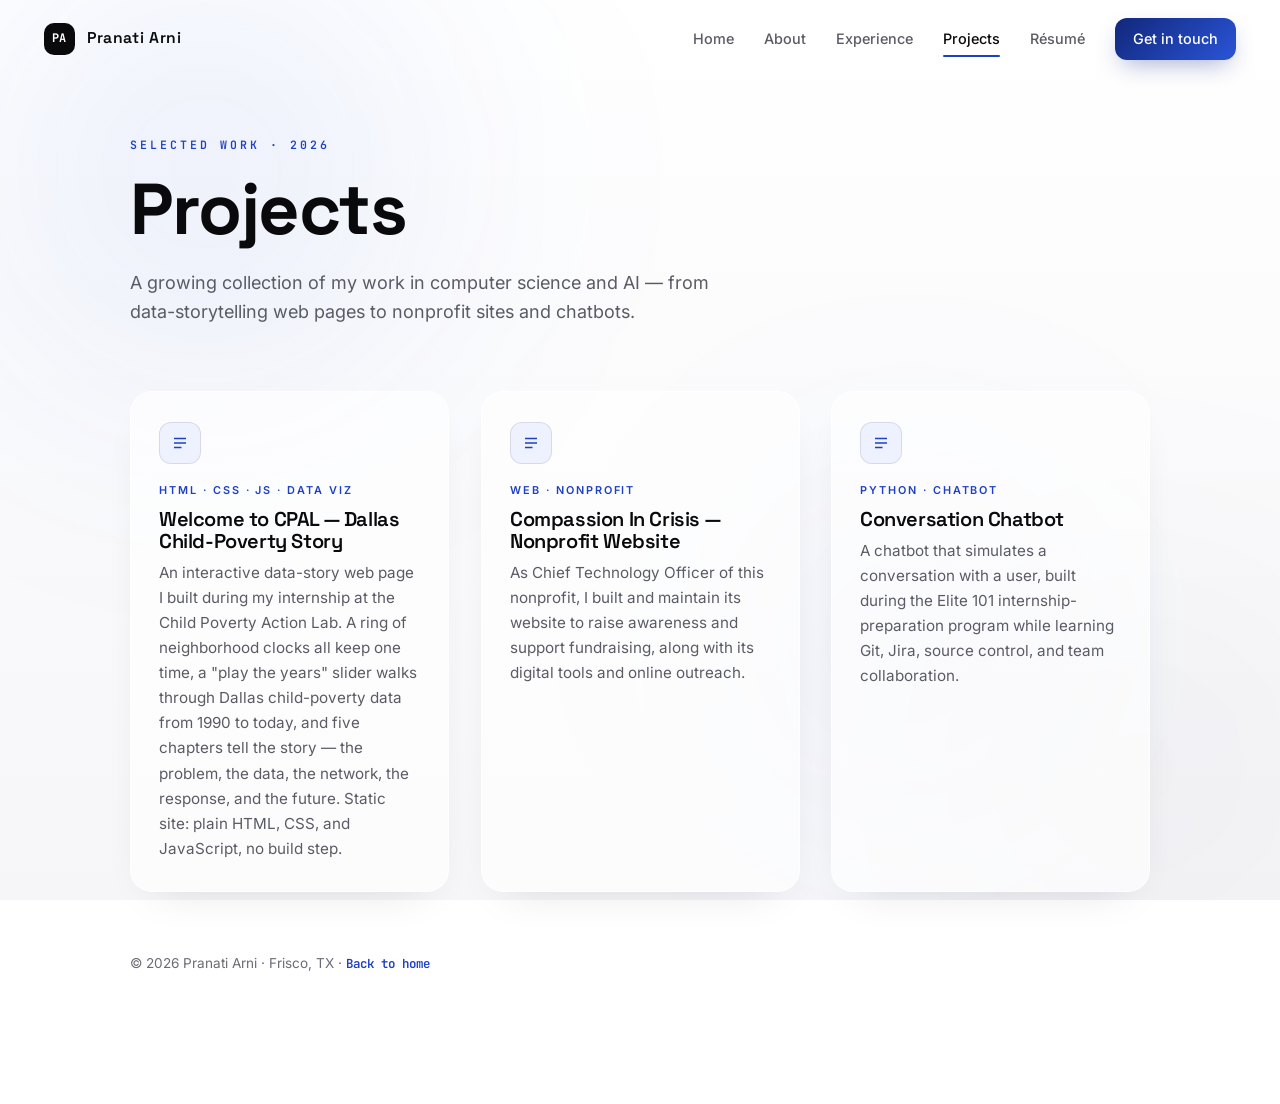
<file: projects.html>
<!DOCTYPE html>
<html lang="en">
<head>
  <meta charset="UTF-8" />
  <meta name="viewport" content="width=device-width, initial-scale=1.0" />
  <meta name="theme-color" content="#ffffff" />

  <title>Projects · Pranati Arni</title>
  <meta name="description" content="Projects by Pranati Arni — a growing collection of computer science and AI builds." />
  <meta name="author" content="Pranati Arni" />

  <meta property="og:type" content="website" />
  <meta property="og:title" content="Projects · Pranati Arni" />
  <meta property="og:description" content="A growing collection of computer science and AI builds." />

  <!-- Inline SVG favicon: silver "PA" tile with blue border -->
  <link rel="icon" href="data:image/svg+xml,%3Csvg xmlns='http://www.w3.org/2000/svg' viewBox='0 0 64 64'%3E%3Crect width='64' height='64' rx='16' fill='%231e40c4'/%3E%3Ctext x='50%25' y='55%25' dominant-baseline='middle' text-anchor='middle' font-family='Arial,Helvetica,sans-serif' font-weight='700' font-size='30' fill='%23ffffff'%3EPA%3C/text%3E%3C/svg%3E" />

  <!-- Fonts (self-hosted — @font-face in styles.css) -->
  <link rel="preload" href="fonts/space-grotesk.woff2" as="font" type="font/woff2" crossorigin />

  <!-- styles:start (inlined from styles.css by inline-css.py — edit styles.css, then re-run) -->
  <style>
/* =================================================================
   Pranati Arni — Portfolio styles (shared across all pages)
   MONOCHROME + ELECTRIC: near-white surfaces, charcoal ink,
   a single cobalt-blue accent. Editorial / premium / glassy.
   ================================================================= */

/* ---- self-hosted fonts (latin subset, variable woff2) ---- */
@font-face {
  font-family: "Space Grotesk";
  font-style: normal;
  font-weight: 500 700;
  font-display: swap;
  src: url("fonts/space-grotesk.woff2") format("woff2");
}
@font-face {
  font-family: "Inter";
  font-style: normal;
  font-weight: 400 600;
  font-display: swap;
  src: url("fonts/inter.woff2") format("woff2");
}
@font-face {
  font-family: "JetBrains Mono";
  font-style: normal;
  font-weight: 400 700;
  font-display: swap;
  src: url("fonts/jetbrains-mono.woff2") format("woff2");
}

:root {
  /* ---- surfaces ---- */
  --bg:     #ffffff;
  --bg-2:   #f4f4f6;
  --card:   #ffffff;
  --glass:  rgba(255, 255, 255, 0.65);

  /* ---- ink ---- */
  --text:   #0a0a0c;
  --muted:  #5b5b66;
  --faint:  #6e6a77;

  /* ---- lines + shadows ---- */
  --border:    rgba(10, 10, 12, 0.10);
  --border-hi: rgba(37, 99, 255, 0.45);          /* blue on hover/active */
  --shadow:    rgba(10, 10, 12, 0.16);

  /* ---- the single electric accent (deep royal blue) ---- */
  --blue:        #1e40c4;
  --blue-bright: #3b63e0;
  --blue-glow:   rgba(20, 44, 140, 0.42);
  --blue-grad:   linear-gradient(135deg, #11277a, #2a55d8);

  /* ---- layout ---- */
  --rail-x:        72px;
  --content-pad:   220px;
  --content-pad-r: 88px;
  --maxw:          1040px;

  --mono: "JetBrains Mono", ui-monospace, SFMono-Regular, Menlo, monospace;
  --ease: cubic-bezier(0.22, 1, 0.36, 1);
}

* { box-sizing: border-box; margin: 0; padding: 0; }
html { scroll-behavior: smooth; }

body {
  background: var(--bg);
  color: var(--text);
  font-family: "Inter", system-ui, -apple-system, Segoe UI, Roboto, sans-serif;
  line-height: 1.65;
  -webkit-font-smoothing: antialiased;
  overflow-x: hidden;
}

/* very subtle base wash */
body::before {
  content: ""; position: fixed; inset: 0; z-index: -3; pointer-events: none;
  background: linear-gradient(180deg, #ffffff 0%, #f6f6f9 100%);
}

h1, h2, h3 { font-family: "Space Grotesk", "Inter", sans-serif; line-height: 1.1; letter-spacing: -0.02em; color: var(--text); }
a { color: inherit; text-decoration: none; }

/* accessible keyboard focus ring */
:focus-visible { outline: 2px solid var(--blue); outline-offset: 3px; border-radius: 4px; }

.kicker {
  font-family: var(--mono);
  font-size: 0.72rem; letter-spacing: 0.26em; text-transform: uppercase;
  font-weight: 600; color: var(--blue);
}

/* =================================================================
   AMBIENT — faint drifting glows (kept very subtle on white)
   ================================================================= */
.bg-orbs { position: fixed; inset: 0; z-index: -2; pointer-events: none; overflow: hidden; }
.orb { position: absolute; border-radius: 50%; filter: blur(120px); }
.orb--1 {
  width: 52vw; height: 52vw; top: -18%; left: -10%;
  background: radial-gradient(circle, rgba(29,78,216,0.11), transparent 70%);
  animation: drift1 34s ease-in-out infinite alternate;
}
.orb--2 {
  width: 46vw; height: 46vw; bottom: -18%; right: -12%;
  background: radial-gradient(circle, rgba(10,10,12,0.05), transparent 70%);
  animation: drift2 40s ease-in-out infinite alternate;
}
.orb--3 {
  width: 38vw; height: 38vw; top: 44%; left: 52%;
  background: radial-gradient(circle, rgba(29,78,216,0.07), transparent 70%);
  animation: drift3 46s ease-in-out infinite alternate;
}
@keyframes drift1 { from { transform: translate(0,0) scale(1); } to { transform: translate(9vw, 7vh) scale(1.12); } }
@keyframes drift2 { from { transform: translate(0,0) scale(1); } to { transform: translate(-8vw,-6vh) scale(1.1); } }
@keyframes drift3 { from { transform: translate(0,0) scale(1); } to { transform: translate(-6vw, 5vh) scale(0.92); } }

.cursor-glow {
  position: fixed; top: 0; left: 0;
  width: 440px; height: 440px; margin: -220px 0 0 -220px;
  border-radius: 50%;
  background: radial-gradient(circle, rgba(29,78,216,0.11), transparent 65%);
  pointer-events: none; z-index: 0; opacity: 0;
  transition: opacity 0.5s ease; will-change: transform;
}

/* =================================================================
   STICKY NAVBAR
   ================================================================= */
.nav {
  position: fixed; top: 0; left: 0; right: 0; z-index: 60;
  display: flex; align-items: center; justify-content: space-between;
  padding: 18px clamp(20px, 4vw, 44px);
  transition: padding 0.35s var(--ease), background 0.35s ease, border-color 0.35s ease, box-shadow 0.35s ease;
  border-bottom: 1px solid transparent;
}
.nav.is-scrolled {
  padding: 10px clamp(20px, 4vw, 44px);
  background: rgba(255, 255, 255, 0.72);
  -webkit-backdrop-filter: blur(16px) saturate(1.4);
  backdrop-filter: blur(16px) saturate(1.4);
  border-bottom: 1px solid var(--border);
  box-shadow: 0 6px 26px -20px var(--shadow);
}
.nav__brand { display: flex; align-items: center; gap: 12px; z-index: 2; }
.nav__mark {
  font-family: var(--mono); font-weight: 700; font-size: 0.74rem; letter-spacing: 0.04em;
  color: #fff; background: var(--text); border-radius: 10px; padding: 6px 8px;
  transition: transform 0.3s ease, background 0.3s ease;
}
.nav__brand:hover .nav__mark { background: var(--blue); transform: translateY(-1px); }
.nav__name { font-family: "Space Grotesk", sans-serif; font-weight: 600; letter-spacing: 0.04em; font-size: 0.98rem; }

.nav__links { display: flex; align-items: center; gap: 30px; }
.nav__links a { position: relative; font-size: 0.9rem; font-weight: 500; color: var(--muted); transition: color 0.3s ease; }
.nav__links a:not(.nav__cta)::after {
  content: ""; position: absolute; left: 0; bottom: -6px; height: 2px; width: 0;
  background: var(--blue); border-radius: 2px; transition: width 0.3s var(--ease);
}
.nav__links a:not(.nav__cta):hover { color: var(--text); }
.nav__links a:not(.nav__cta):hover::after { width: 100%; }
.nav__links a.is-current { color: var(--text); }
.nav__links a.is-current::after { width: 100%; }

.nav__cta {
  color: #fff !important; background: var(--blue-grad);
  padding: 9px 18px; border-radius: 12px; font-weight: 600;
  box-shadow: 0 10px 24px -8px var(--blue-glow);
  transition: transform 0.25s var(--ease), box-shadow 0.25s ease;
}
.nav__cta:hover { transform: translateY(-2px); box-shadow: 0 14px 32px -8px var(--blue-glow); }

.nav__toggle { display: none; flex-direction: column; gap: 5px; background: none; border: none; cursor: pointer; padding: 6px; z-index: 2; }
.nav__toggle span { width: 24px; height: 2px; background: var(--text); border-radius: 2px; transition: transform 0.3s var(--ease), opacity 0.3s ease; }
.nav__toggle.open span:nth-child(1) { transform: translateY(7px) rotate(45deg); }
.nav__toggle.open span:nth-child(2) { opacity: 0; }
.nav__toggle.open span:nth-child(3) { transform: translateY(-7px) rotate(-45deg); }

@media (max-width: 760px) {
  .nav__toggle { display: flex; }
  .nav__links {
    position: fixed; top: 0; right: 0; height: 100vh; width: min(80vw, 320px);
    flex-direction: column; align-items: flex-start; justify-content: center; gap: 30px;
    padding: 40px;
    background: rgba(255, 255, 255, 0.97);
    -webkit-backdrop-filter: blur(16px); backdrop-filter: blur(16px);
    border-left: 1px solid var(--border);
    box-shadow: -20px 0 60px -30px var(--shadow);
    transform: translateX(100%); transition: transform 0.4s var(--ease);
  }
  .nav__links.open { transform: translateX(0); }
  .nav__links a { font-size: 1.1rem; }
}

/* =================================================================
   THE RAIL (home only)
   ================================================================= */
.rail { position: fixed; top: 0; left: var(--rail-x); height: 100vh; width: 3px; z-index: 50; }
.rail__track { position: absolute; inset: 0; width: 3px; background: rgba(10,10,12,0.10); border-radius: 3px; overflow: hidden; }
.rail__track::after {
  content: ""; position: absolute; left: 0; width: 3px; height: 70px;
  background: linear-gradient(transparent, var(--blue), transparent);
  opacity: 0.6; border-radius: 3px; animation: railshimmer 4.5s linear infinite;
}
@keyframes railshimmer { from { top: -70px; } to { top: 100%; } }
.rail__fill {
  position: absolute; top: 0; left: 0; width: 3px; height: 0%;
  background: var(--blue-grad);
  box-shadow: 0 0 12px 1px var(--blue-glow);
  border-radius: 3px; transition: height 0.12s linear;
}
.rail__comet {
  position: absolute; left: 1.5px; top: 0%;
  width: 9px; height: 9px; transform: translate(-50%, -50%);
  border-radius: 50%; background: var(--blue);
  box-shadow: 0 0 14px 4px var(--blue-glow); transition: top 0.12s linear;
}
.rail__nodes { position: absolute; top: 50%; left: 1.5px; transform: translateY(-50%); display: flex; flex-direction: column; gap: 60px; }
.node {
  display: flex; align-items: center; gap: 16px;
  background: none; border: none; cursor: pointer; color: var(--faint);
  transform: translateX(-7px); transition: color 0.3s var(--ease);
}
.node__dot {
  position: relative; width: 14px; height: 14px; flex: 0 0 auto;
  border-radius: 50%; background: var(--bg); border: 2px solid var(--faint);
  transition: all 0.35s var(--ease);
}
.node__label {
  font-family: "Space Grotesk", sans-serif;
  font-size: 0.82rem; font-weight: 600; letter-spacing: 0.02em;
  white-space: nowrap; opacity: 0.6; transform: translateX(-4px); transition: all 0.35s var(--ease);
}
.node:hover { color: var(--text); }
.node:hover .node__dot { border-color: var(--blue); }
.node:hover .node__label { opacity: 1; transform: translateX(0); }
.node.is-active { color: var(--text); }
.node.is-active .node__dot { border-color: var(--blue); background: var(--blue); box-shadow: 0 0 14px 3px var(--blue-glow); }
.node.is-active .node__dot::after {
  content: ""; position: absolute; inset: -4px; border-radius: 50%;
  border: 2px solid var(--blue); animation: pulsering 2.4s var(--ease) infinite;
}
@keyframes pulsering { 0% { transform: scale(0.8); opacity: 0.6; } 70%,100% { transform: scale(2.1); opacity: 0; } }
.node.is-active .node__label { opacity: 1; transform: translateX(0); color: var(--text); }

/* =================================================================
   LAYOUT
   ================================================================= */
main.with-rail { padding-left: var(--content-pad); padding-right: var(--content-pad-r); }
section { max-width: var(--maxw); margin: 0 auto; padding: 150px 0; scroll-margin-top: 88px; }
.section-head { margin-bottom: 56px; }
.section-head .num {
  font-family: var(--mono); font-weight: 700;
  background: var(--blue-grad); -webkit-background-clip: text; background-clip: text; color: transparent;
  font-size: 0.9rem; margin-bottom: 12px; display: inline-flex; align-items: center; gap: 12px;
}
.section-head .num::after { content: ""; width: 60px; height: 2px; border-radius: 2px; background: var(--blue); animation: barpulse 3.6s ease-in-out infinite; }
@keyframes barpulse { 0%,100% { width: 42px; opacity: 0.5; } 50% { width: 82px; opacity: 1; } }
.section-head h2, .page-head h1 { font-size: clamp(1.9rem, 4vw, 2.7rem); font-weight: 700; }

/* ---- Hero ---- */
.hero {
  position: relative; overflow: hidden; min-height: 100vh;
  display: flex; flex-direction: column; justify-content: center;
  max-width: var(--maxw); margin: 0 auto;
}
.hero__content { position: relative; z-index: 3; }

.hero__glow-wrap {
  position: absolute; right: -40px; top: 50%; transform: translateY(-50%);
  width: 600px; height: 600px; max-width: 86vw;
  z-index: 0; pointer-events: none; will-change: transform; transition: transform 0.6s var(--ease);
}
.hero__glow {
  width: 100%; height: 100%;
  background: linear-gradient(135deg, #1e40c4, #4f7fe6 60%, #9bb8f5);
  filter: blur(42px); opacity: 0.28;
  border-radius: 42% 58% 63% 37% / 41% 44% 56% 59%;
  animation: blobMorph 14s ease-in-out infinite, blobSpin 34s linear infinite;
}
.hero__glow::after {
  content: ""; position: absolute; inset: 14% 20%;
  background: radial-gradient(circle at 40% 40%, rgba(255,255,255,0.6), transparent 60%);
  border-radius: inherit;
}
@keyframes blobMorph { 0%,100% { border-radius: 42% 58% 63% 37% / 41% 44% 56% 59%; } 50% { border-radius: 58% 42% 38% 62% / 63% 51% 49% 37%; } }
@keyframes blobSpin { from { transform: rotate(0); } to { transform: rotate(360deg); } }

.hero__content > * { opacity: 0; transform: translateY(20px); filter: blur(6px); animation: softIn 1s var(--ease) forwards; }
.hero__content > *:nth-child(1) { animation-delay: 0.10s; }
.hero__content > *:nth-child(2) { animation-delay: 0.24s; }
.hero__content > *:nth-child(3) { animation-delay: 0.38s; }
.hero__content > *:nth-child(4) { animation-delay: 0.50s; }
.hero__content > *:nth-child(5) { animation-delay: 0.62s; }
@keyframes softIn { to { opacity: 1; transform: none; filter: blur(0); } }

.hero h1 { font-size: clamp(3rem, 11vw, 6.8rem); font-weight: 700; margin: 24px 0 18px; letter-spacing: -0.035em; }
.hero .role { font-size: clamp(1.1rem, 3vw, 1.6rem); color: var(--text); font-weight: 500; }
.hero .role b { color: var(--text); font-weight: 700; }
.hero .loc { color: var(--muted); margin-top: 10px; font-size: 1rem; }

.scroll-hint { margin-top: 56px; display: inline-flex; align-items: center; gap: 10px; color: var(--faint); font-size: 0.8rem; letter-spacing: 0.18em; text-transform: uppercase; }
.scroll-hint .arrow { width: 2px; height: 36px; border-radius: 2px; background: linear-gradient(var(--blue), transparent); animation: drip 1.8s var(--ease) infinite; }
@keyframes drip {
  0% { transform: scaleY(0); transform-origin: top; opacity: 0; }
  40% { transform: scaleY(1); transform-origin: top; opacity: 1; }
  60% { transform: scaleY(1); transform-origin: bottom; opacity: 1; }
  100% { transform: scaleY(0); transform-origin: bottom; opacity: 0; }
}

/* ---- About ---- */
.about p { color: var(--muted); font-size: 1.15rem; margin-bottom: 24px; max-width: 720px; }
.about p .hl { color: var(--text); font-weight: 500; }
.about p .accent { color: var(--blue); font-weight: 600; }

.traits { display: flex; flex-wrap: wrap; gap: 10px; margin-top: 28px; }
.trait {
  font-size: 0.85rem; padding: 8px 16px; border: 1px solid var(--border); border-radius: 999px;
  color: var(--text); background: #fff; font-weight: 600;
  animation: bob 4.4s ease-in-out infinite;
}
.traits .trait:nth-child(2) { animation-delay: 0.7s; }
.traits .trait:nth-child(3) { animation-delay: 1.4s; }
@keyframes bob { 0%,100% { transform: translateY(0); } 50% { transform: translateY(-6px); } }

/* =================================================================
   PROJECTS (cards, both pages)
   ================================================================= */
.projects-grid { display: grid; grid-template-columns: repeat(auto-fit, minmax(300px, 1fr)); gap: 32px; perspective: 1000px; }
.card {
  position: relative; padding: 30px 28px; border-radius: 22px;
  background: var(--glass);
  -webkit-backdrop-filter: blur(18px) saturate(1.3); backdrop-filter: blur(18px) saturate(1.3);
  border: 1px solid rgba(255,255,255,0.6); min-height: 210px;
  display: flex; flex-direction: column;
  transform-style: preserve-3d; will-change: transform;
  box-shadow: 0 18px 44px -26px var(--shadow);
  transition: transform 0.12s ease-out, border-color 0.4s var(--ease), box-shadow 0.4s var(--ease);
  animation: cardfloat 6.5s ease-in-out infinite;
}
.projects-grid .card:nth-child(2) { animation-delay: 1.3s; }
.projects-grid .card:nth-child(3) { animation-delay: 0.6s; }
.projects-grid .card:nth-child(4) { animation-delay: 1.9s; }
@keyframes cardfloat { 0%,100% { transform: translateY(0); } 50% { transform: translateY(-9px); } }
.card:hover { border-color: var(--border-hi); box-shadow: 0 26px 56px -26px var(--blue-glow); }
.card__inner { transition: transform 0.12s ease-out; transform-style: preserve-3d; }
.card__glare {
  position: absolute; inset: 0; border-radius: 22px;
  background: radial-gradient(240px circle at var(--gx,50%) var(--gy,0%), rgba(29,78,216,0.13), transparent 60%);
  opacity: 0; transition: opacity 0.3s ease; pointer-events: none;
}
.card:hover .card__glare { opacity: 1; }
.card::before {
  content: ""; position: absolute; top: 0; left: 0; height: 2px; width: 100%;
  background: linear-gradient(90deg, transparent, var(--blue), transparent);
  transform: translateX(-100%); opacity: 0; transition: opacity 0.3s ease;
}
.card:hover::before { opacity: 1; animation: scan 1.6s linear infinite; }
@keyframes scan { from { transform: translateX(-100%); } to { transform: translateX(100%); } }

.card.is-soon { border-style: dashed; border-color: rgba(10,10,12,0.16); background: linear-gradient(180deg, #fff, #f6f6f9); }
.card.is-soon:hover { border-color: var(--border-hi); }
/* a slow living shimmer so placeholders read as "in progress", not dead */
.card.is-soon::after {
  content: ""; position: absolute; inset: 0; border-radius: 22px; pointer-events: none;
  background: linear-gradient(110deg, transparent 32%, rgba(30,64,196,0.07) 50%, transparent 68%);
  background-size: 220% 100%;
  animation: soonsheen 4.5s linear infinite;
}
@keyframes soonsheen { from { background-position: 200% 0; } to { background-position: -60% 0; } }
.card__icon {
  width: 42px; height: 42px; border-radius: 12px; display: grid; place-items: center;
  background: #eef2ff; border: 1px solid var(--border); color: var(--blue);
  margin-bottom: 18px; font-size: 1.1rem;
}
.card.is-soon .card__icon { border-style: dashed; background: #f4f4f6; color: var(--faint); }
.card__tag { font-size: 0.68rem; letter-spacing: 0.18em; text-transform: uppercase; color: var(--blue); font-weight: 700; margin-bottom: 8px; }
.card.is-soon .card__tag { color: var(--faint); }
.card h3 { font-size: 1.25rem; font-weight: 600; margin-bottom: 8px; }
.card.is-soon h3 { color: var(--muted); }
.card p { color: var(--muted); font-size: 0.95rem; flex: 1; }
.card__link { margin-top: 16px; font-size: 0.85rem; font-weight: 700; color: var(--blue); display: inline-flex; align-items: center; gap: 6px; }
.card__soon-flag { margin-top: 16px; font-size: 0.78rem; letter-spacing: 0.16em; text-transform: uppercase; color: var(--faint); display: inline-flex; align-items: center; gap: 7px; }

.more-link {
  display: inline-flex; align-items: center; gap: 10px; margin-top: 44px;
  font-family: var(--mono); font-size: 0.85rem; letter-spacing: 0.08em; font-weight: 600;
  color: var(--text); border: 1px solid var(--border); padding: 13px 24px; border-radius: 12px;
  transition: all 0.3s var(--ease);
}
.more-link:hover { border-color: var(--blue); color: var(--blue); transform: translateY(-2px); box-shadow: 0 12px 28px -14px var(--blue-glow); }

/* =================================================================
   SKILLS
   ================================================================= */
.skill-group { margin-bottom: 40px; }
.skill-group h3 { font-size: 0.82rem; letter-spacing: 0.14em; text-transform: uppercase; color: var(--faint); margin-bottom: 14px; font-family: "Inter", sans-serif; font-weight: 700; }
.tags { display: flex; flex-wrap: wrap; gap: 12px; }
.tag {
  padding: 11px 20px; border-radius: 14px; background: #fff; border: 1px solid var(--border);
  font-size: 0.95rem; font-weight: 600; color: var(--text);
  box-shadow: 0 8px 20px -18px var(--shadow);
  transition: all 0.3s var(--ease); animation: tagpulse 5s ease-in-out infinite;
}
.tags .tag:nth-child(2) { animation-delay: 0.8s; }
.tags .tag:nth-child(3) { animation-delay: 1.6s; }
@keyframes tagpulse {
  0%,100% { box-shadow: 0 8px 20px -18px var(--shadow); border-color: var(--border); }
  50%     { box-shadow: 0 10px 24px -16px var(--blue-glow); border-color: rgba(29,78,216,0.28); }
}
.tag:hover { transform: translateY(-3px); border-color: var(--blue); color: var(--blue); }

/* =================================================================
   CONTACT
   ================================================================= */
.contact p { color: var(--muted); font-size: 1.1rem; max-width: 560px; margin-bottom: 28px; }
.cta {
  display: inline-flex; align-items: center; gap: 10px; padding: 15px 30px; border-radius: 14px;
  background: var(--blue-grad); color: #fff; font-weight: 700; font-size: 1rem;
  box-shadow: 0 14px 32px -10px var(--blue-glow);
  transition: transform 0.3s var(--ease), box-shadow 0.3s var(--ease); animation: ctapulse 3.4s ease-in-out infinite;
}
.cta:hover { transform: translateY(-3px); box-shadow: 0 20px 46px -10px var(--blue-glow); }
@keyframes ctapulse { 0%,100% { box-shadow: 0 14px 32px -12px var(--blue-glow); } 50% { box-shadow: 0 16px 48px -8px var(--blue-glow); } }

.links { display: flex; flex-wrap: wrap; gap: 14px; margin-top: 26px; }
.link-chip {
  display: inline-flex; align-items: center; gap: 9px; padding: 12px 20px; border-radius: 12px;
  border: 1px solid var(--border); background: #fff; color: var(--text); font-size: 0.92rem; font-weight: 600;
  box-shadow: 0 8px 20px -18px var(--shadow); transition: all 0.3s var(--ease);
}
.link-chip:hover { border-color: var(--blue); color: var(--blue); transform: translateY(-2px); }
.link-chip.is-todo { color: var(--faint); border-style: dashed; }
.link-chip svg { width: 17px; height: 17px; }

footer { padding: 60px 0 90px; color: var(--faint); font-size: 0.85rem; max-width: var(--maxw); margin: 0 auto; }

/* =================================================================
   SUBPAGES (About / Experience)
   ================================================================= */
.page { max-width: 1100px; margin: 0 auto; padding: 130px 40px 40px; }
.page-head { margin: 0 0 64px; }
.page-head h1 { font-size: clamp(2.5rem, 7vw, 4.5rem); margin-top: 14px; }
.page-sub { color: var(--muted); max-width: 620px; margin-top: 18px; font-size: 1.12rem; }
.back-link { display: inline-flex; align-items: center; gap: 8px; font-family: var(--mono); font-size: 0.78rem; letter-spacing: 0.12em; text-transform: uppercase; font-weight: 600; color: var(--blue); transition: color 0.3s var(--ease); }
.back-link:hover { color: var(--blue-bright); }

.block { margin-bottom: 76px; }
.block:last-of-type { margin-bottom: 0; }
.block > p { color: var(--muted); font-size: 1.12rem; margin-bottom: 20px; max-width: 720px; }
.block > p .hl { color: var(--text); font-weight: 500; }
.block > p .accent { color: var(--blue); font-weight: 600; }

.stats { display: flex; flex-wrap: wrap; gap: 18px; margin: 8px 0; }
.stat {
  background: var(--glass);
  -webkit-backdrop-filter: blur(16px) saturate(1.3); backdrop-filter: blur(16px) saturate(1.3);
  border: 1px solid rgba(255,255,255,0.6); border-radius: 18px; padding: 20px 26px; min-width: 150px;
  box-shadow: 0 16px 36px -26px var(--shadow);
  transition: transform 0.3s var(--ease), box-shadow 0.3s ease, border-color 0.3s ease;
}
.stat:hover { transform: translateY(-4px); border-color: var(--border-hi); box-shadow: 0 22px 44px -24px var(--blue-glow); }
.stat__num {
  font-family: "Space Grotesk", sans-serif; font-weight: 700; font-size: 1.7rem; line-height: 1;
  background: var(--blue-grad); -webkit-background-clip: text; background-clip: text; color: transparent;
}
.stat__label { color: var(--muted); font-size: 0.85rem; margin-top: 8px; }

.info-grid { display: grid; grid-template-columns: repeat(auto-fit, minmax(260px, 1fr)); gap: 24px; }
.info-card {
  background: var(--glass);
  -webkit-backdrop-filter: blur(18px) saturate(1.3); backdrop-filter: blur(18px) saturate(1.3);
  border: 1px solid rgba(255,255,255,0.6); border-radius: 20px; padding: 26px;
  box-shadow: 0 18px 44px -28px var(--shadow);
  transition: transform 0.3s var(--ease), box-shadow 0.3s ease, border-color 0.3s ease;
}
.info-card:hover { transform: translateY(-5px); border-color: var(--border-hi); box-shadow: 0 26px 52px -26px var(--blue-glow); }
.info-card h3 { font-size: 1.15rem; font-weight: 600; margin-bottom: 8px; }
.info-card .meta { font-family: var(--mono); font-size: 0.72rem; letter-spacing: 0.1em; text-transform: uppercase; margin-bottom: 12px; color: var(--blue); font-weight: 700; }
.info-card p { color: var(--muted); font-size: 0.95rem; }

.timeline { display: flex; flex-direction: column; }
.tl-item { display: flex; gap: 20px; }
.tl-item__rail { display: flex; flex-direction: column; align-items: center; flex: 0 0 auto; }
.tl-dot { width: 16px; height: 16px; border-radius: 50%; background: var(--blue); flex: 0 0 auto; box-shadow: 0 6px 16px -4px var(--blue-glow), 0 0 0 5px var(--bg); }
.tl-line { width: 2px; flex: 1; min-height: 26px; background: linear-gradient(var(--blue), rgba(29,78,216,0.2)); margin: 4px 0; border-radius: 2px; }
.tl-item:last-child .tl-line { display: none; }
.tl-body { padding-bottom: 34px; }
.tl-year { font-family: var(--mono); font-weight: 700; font-size: 0.8rem; letter-spacing: 0.06em; color: var(--blue); }
.tl-body h3 { font-size: 1.15rem; font-weight: 600; margin: 4px 0 6px; }
.tl-body p { color: var(--muted); font-size: 0.98rem; max-width: 640px; }

/* =================================================================
   FLOATING ACHIEVEMENTS (home)
   ================================================================= */
.ach-grid { display: grid; grid-template-columns: repeat(auto-fit, minmax(240px, 1fr)); gap: 28px; margin-top: 8px; }
.ach-card {
  position: relative; border-radius: 22px; padding: 28px;
  background: var(--glass);
  -webkit-backdrop-filter: blur(20px) saturate(1.4); backdrop-filter: blur(20px) saturate(1.4);
  border: 1px solid rgba(255,255,255,0.6);
  box-shadow: 0 26px 60px -32px var(--shadow); will-change: transform;
  animation: achFloat 7s ease-in-out infinite;
}
.ach-grid .ach-card:nth-child(2) { animation-delay: 1.6s; }
.ach-grid .ach-card:nth-child(3) { animation-delay: 0.8s; }
@keyframes achFloat {
  0%, 100% { transform: translateY(0) rotate(-0.6deg); }
  50%      { transform: translateY(-8px) rotate(0.6deg); }
}
.ach-card__badge { width: 46px; height: 46px; border-radius: 14px; display: grid; place-items: center; color: #fff; background: var(--blue-grad); box-shadow: 0 12px 26px -8px var(--blue-glow); margin-bottom: 18px; }
.ach-card__badge svg { width: 22px; height: 22px; }
.ach-card .meta { font-family: var(--mono); font-size: 0.72rem; letter-spacing: 0.1em; text-transform: uppercase; font-weight: 700; margin-bottom: 8px; color: var(--blue); }
.ach-card h3 { font-size: 1.1rem; font-weight: 600; margin-bottom: 6px; }
.ach-card p { color: var(--muted); font-size: 0.92rem; }

/* =================================================================
   RÉSUMÉ PAGE
   ================================================================= */
.resume-toolbar { display: flex; flex-wrap: wrap; gap: 12px; margin: 8px 0 28px; }
.resume-btn {
  display: inline-flex; align-items: center; gap: 8px; font-family: var(--mono); font-size: 0.82rem; font-weight: 600; letter-spacing: 0.04em;
  padding: 12px 20px; border-radius: 12px; cursor: pointer; border: 1px solid var(--border); background: #fff; color: var(--text);
  transition: transform 0.3s var(--ease), box-shadow 0.3s ease, border-color 0.3s ease, color 0.3s ease;
}
.resume-btn:hover { transform: translateY(-2px); border-color: var(--blue); color: var(--blue); box-shadow: 0 10px 24px -14px var(--blue-glow); }
.resume-btn--primary { background: var(--blue-grad); color: #fff; border-color: transparent; box-shadow: 0 12px 28px -10px var(--blue-glow); }
.resume-btn--primary:hover { color: #fff; }
.resume-btn svg { width: 16px; height: 16px; }

.resume-sheet { background: #fff; border: 1px solid var(--border); border-radius: 20px; padding: clamp(28px, 5vw, 56px); max-width: 880px; box-shadow: 0 26px 64px -34px var(--shadow); }
.r-head h2 { font-size: clamp(1.7rem, 5vw, 2.2rem); font-weight: 700; margin-bottom: 8px; }
.r-contact { font-family: var(--mono); font-size: 0.85rem; color: var(--muted); line-height: 1.9; }
.r-contact a { color: var(--blue); }
.resume-sheet h3 { font-family: "Space Grotesk", sans-serif; font-size: 0.9rem; font-weight: 700; letter-spacing: 0.14em; text-transform: uppercase; margin: 32px 0 16px; padding-bottom: 8px; position: relative; }
.resume-sheet h3::after { content: ""; position: absolute; left: 0; bottom: 0; width: 46px; height: 3px; border-radius: 3px; background: var(--blue); }
.r-entry { margin-bottom: 18px; }
.r-entry__top { display: flex; justify-content: space-between; gap: 12px; flex-wrap: wrap; align-items: baseline; }
.r-role { font-weight: 700; color: var(--text); }
.r-org { color: var(--muted); }
.r-date { font-family: var(--mono); font-size: 0.78rem; color: var(--faint); white-space: nowrap; }
.r-entry ul { margin: 8px 0 0 18px; color: var(--muted); font-size: 0.95rem; }
.r-entry li { margin-bottom: 5px; }
.r-line { color: var(--muted); font-size: 0.96rem; margin-bottom: 6px; }
.r-line b { color: var(--text); }
.r-award { display: flex; justify-content: space-between; gap: 12px; flex-wrap: wrap; padding: 7px 0; border-bottom: 1px solid var(--border); }
.r-award:last-child { border-bottom: none; }
.r-award span:last-child { font-family: var(--mono); font-size: 0.78rem; color: var(--faint); }

@media print {
  .nav, .bg-orbs, .cursor-glow, .page-transition, .resume-toolbar, .page-head, footer { display: none !important; }
  body { background: #fff; } body::before { display: none; }
  .page { padding: 0; max-width: none; }
  .resume-sheet { box-shadow: none; border: none; border-radius: 0; padding: 0; max-width: none; }
  a { color: #000 !important; }
}

/* =================================================================
   PAGE-TRANSITION (quick clean fade)
   ================================================================= */
.page-transition { position: fixed; inset: 0; z-index: 100; background: var(--bg); opacity: 1; transition: opacity 0.5s ease, visibility 0s linear 0s; }
.page-transition.is-hidden { opacity: 0; visibility: hidden; pointer-events: none; transition: opacity 0.5s ease, visibility 0s linear 0.5s; }

/* =================================================================
   SCROLL REVEAL
   ================================================================= */
.reveal { opacity: 0; transform: translateY(42px) scale(0.97); filter: blur(6px); transition: opacity 1s var(--ease), transform 1.1s var(--ease), filter 1s var(--ease); }
.reveal.in { opacity: 1; transform: none; filter: blur(0); }

/* =================================================================
   RESPONSIVE
   ================================================================= */
@media (max-width: 1100px) {
  :root { --content-pad: 150px; --content-pad-r: 56px; }
  section { padding: 120px 0; }
}
@media (max-width: 720px) {
  :root { --rail-x: 22px; --content-pad: 58px; --content-pad-r: 24px; }
  .rail__nodes { gap: 40px; }
  .node__label { display: none; }
  section { padding: 84px 0; }
  .section-head { margin-bottom: 36px; }
  .hero { min-height: 92vh; }
  .hero__glow-wrap { right: -35%; }
  .page { padding: 110px 22px 40px; }
}

/* =================================================================
   REDUCED MOTION
   ================================================================= */
@media (prefers-reduced-motion: reduce) {
  html { scroll-behavior: auto; }
  *, *::before, *::after { animation: none !important; transition: none !important; }
  .reveal { opacity: 1; transform: none; filter: none; }
  .hero__content > * { opacity: 1; transform: none; filter: none; }
  .ach-card { transform: none !important; }
}

  </style>
  <!-- styles:end -->
</head>

<body>

  <!-- Quick clean fade overlay -->
  <div class="page-transition" id="pageTransition" aria-hidden="true"></div>

  <!-- Soft aurora background -->
  <div class="bg-orbs" aria-hidden="true">
    <div class="orb orb--1"></div>
    <div class="orb orb--2"></div>
    <div class="orb orb--3"></div>
  </div>
  <div class="cursor-glow" id="cursorGlow" aria-hidden="true"></div>

  <!-- ============================== NAVBAR ============================== -->
  <header class="nav" id="nav">
    <a class="nav__brand" href="index.html" aria-label="Home">
      <span class="nav__mark">PA</span>
      <span class="nav__name">Pranati Arni</span>
    </a>
    <button class="nav__toggle" id="navToggle" aria-label="Toggle menu" aria-expanded="false">
      <span></span><span></span><span></span>
    </button>
    <nav class="nav__links" id="navLinks" aria-label="Primary">
      <a href="index.html">Home</a>
      <a href="about.html">About</a>
      <a href="experience.html">Experience</a>
      <a href="projects.html" class="is-current">Projects</a>
      <a href="resume.html">Résumé</a>
      <a class="nav__cta" href="index.html#contact">Get in touch</a>
    </nav>
  </header>

  <main class="page">

    <header class="page-head reveal">
      <span class="kicker">Selected Work · 2026</span>
      <h1>Projects</h1>
      <p class="page-sub">
        A growing collection of my work in computer science and AI — from data-storytelling
        web pages to nonprofit sites and chatbots.
      </p>
    </header>

    <div class="projects-grid reveal" id="projectsGrid"><!-- cards injected by script.js --></div>

    <footer>
      <p>© 2026 Pranati Arni · Frisco, TX · <a class="back-link" href="index.html" style="text-transform:none;letter-spacing:0;">Back to home</a></p>
    </footer>

  </main>

  <script src="script.js" defer></script>
</body>
</html>
</file>
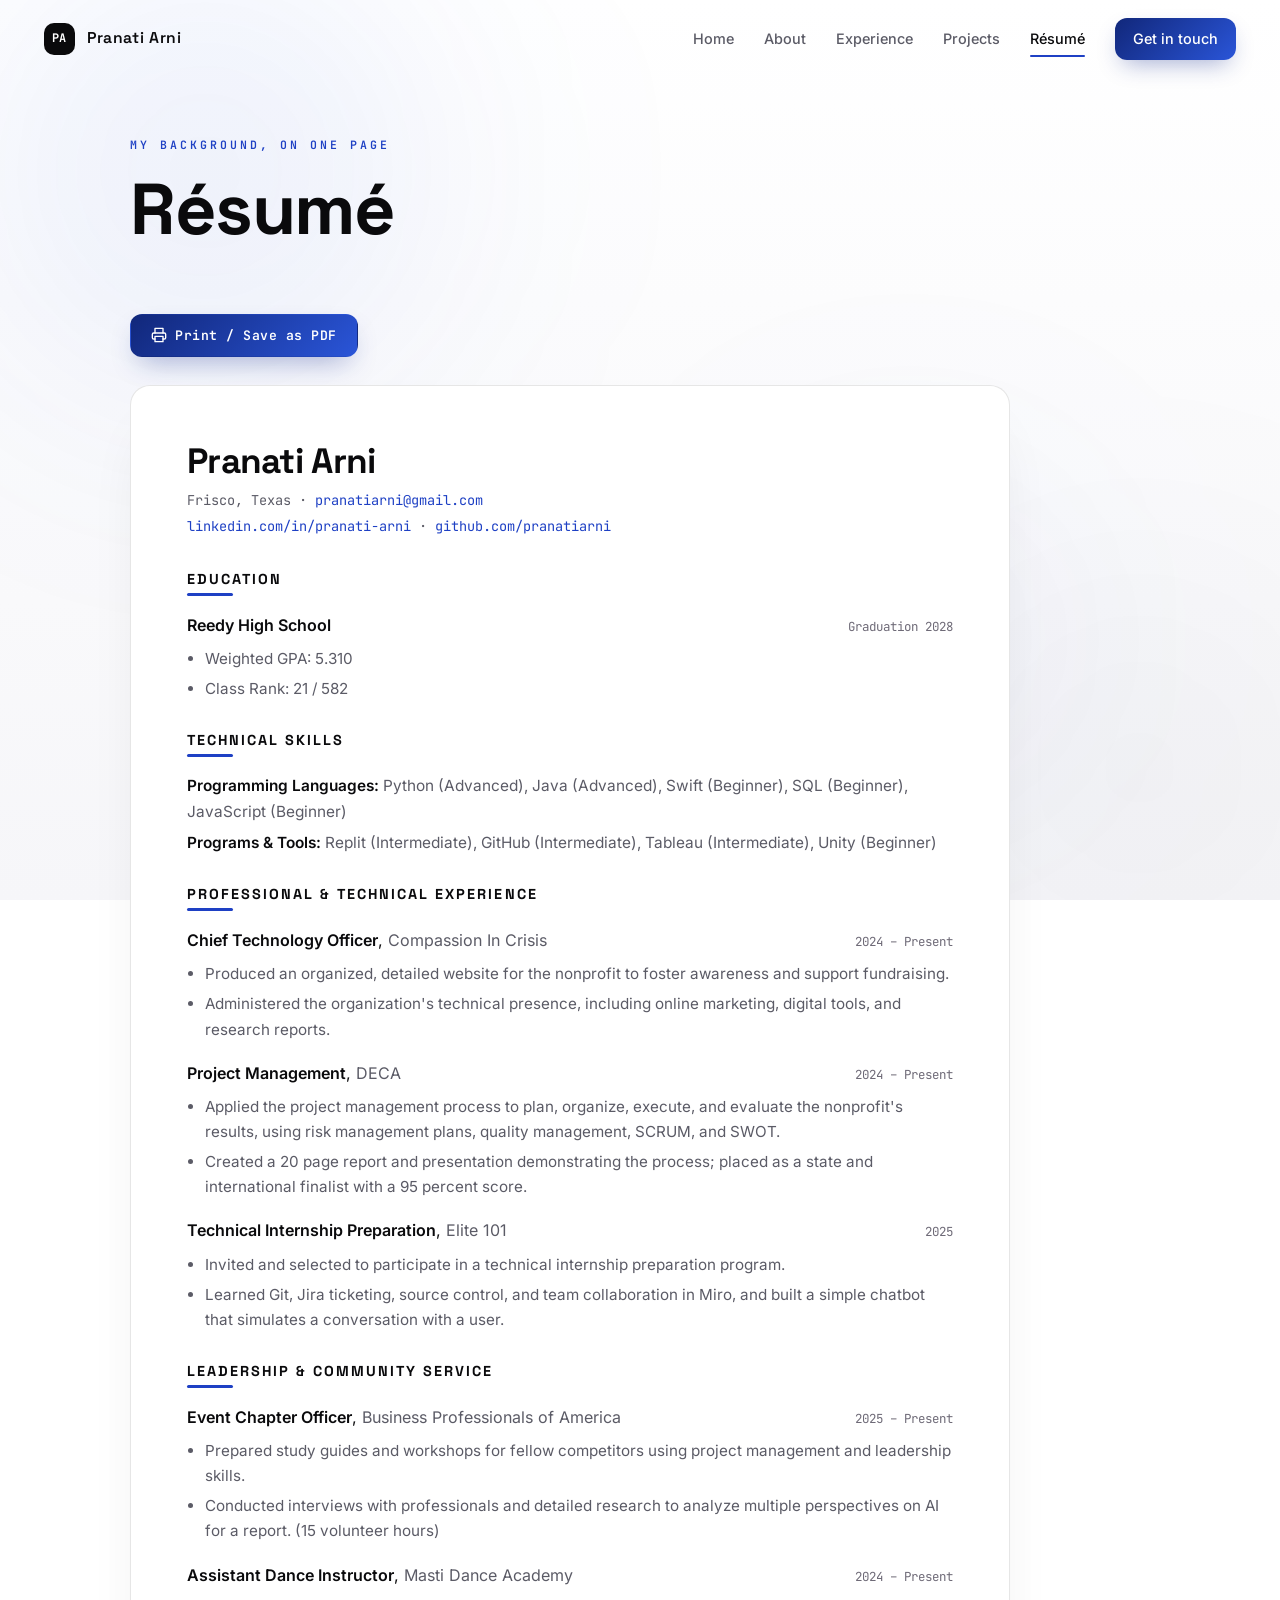
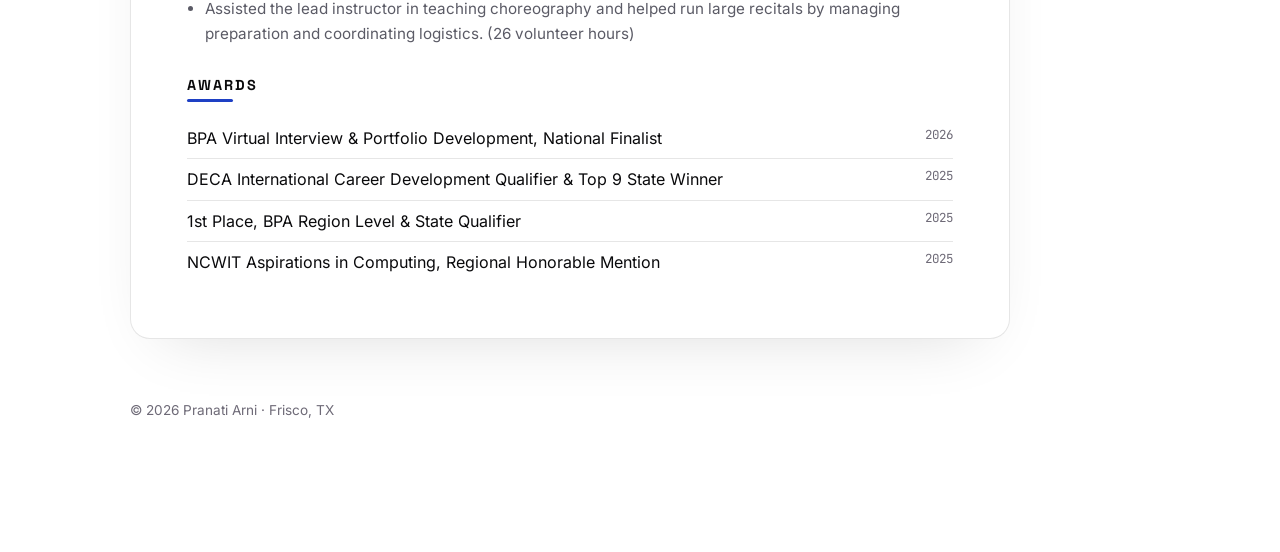
<file: resume.html>
<!DOCTYPE html>
<html lang="en">
<head>
  <meta charset="UTF-8" />
  <meta name="viewport" content="width=device-width, initial-scale=1.0" />
  <meta name="theme-color" content="#ffffff" />

  <title>Résumé · Pranati Arni</title>
  <meta name="description" content="Résumé of Pranati Arni, junior at Reedy High School, Frisco, TX." />
  <meta name="author" content="Pranati Arni" />
  <meta property="og:type" content="website" />
  <meta property="og:title" content="Résumé · Pranati Arni" />
  <meta property="og:description" content="Résumé of Pranati Arni, junior at Reedy High School, Frisco, TX." />

  <!-- Inline SVG favicon -->
  <link rel="icon" href="data:image/svg+xml,%3Csvg xmlns='http://www.w3.org/2000/svg' viewBox='0 0 64 64'%3E%3Crect width='64' height='64' rx='16' fill='%231e40c4'/%3E%3Ctext x='50%25' y='55%25' dominant-baseline='middle' text-anchor='middle' font-family='Arial,Helvetica,sans-serif' font-weight='700' font-size='30' fill='%23ffffff'%3EPA%3C/text%3E%3C/svg%3E" />

  <!-- Fonts (self-hosted — @font-face in styles.css) -->
  <link rel="preload" href="fonts/space-grotesk.woff2" as="font" type="font/woff2" crossorigin />

  <!-- styles:start (inlined from styles.css by inline-css.py — edit styles.css, then re-run) -->
  <style>
/* =================================================================
   Pranati Arni — Portfolio styles (shared across all pages)
   MONOCHROME + ELECTRIC: near-white surfaces, charcoal ink,
   a single cobalt-blue accent. Editorial / premium / glassy.
   ================================================================= */

/* ---- self-hosted fonts (latin subset, variable woff2) ---- */
@font-face {
  font-family: "Space Grotesk";
  font-style: normal;
  font-weight: 500 700;
  font-display: swap;
  src: url("fonts/space-grotesk.woff2") format("woff2");
}
@font-face {
  font-family: "Inter";
  font-style: normal;
  font-weight: 400 600;
  font-display: swap;
  src: url("fonts/inter.woff2") format("woff2");
}
@font-face {
  font-family: "JetBrains Mono";
  font-style: normal;
  font-weight: 400 700;
  font-display: swap;
  src: url("fonts/jetbrains-mono.woff2") format("woff2");
}

:root {
  /* ---- surfaces ---- */
  --bg:     #ffffff;
  --bg-2:   #f4f4f6;
  --card:   #ffffff;
  --glass:  rgba(255, 255, 255, 0.65);

  /* ---- ink ---- */
  --text:   #0a0a0c;
  --muted:  #5b5b66;
  --faint:  #6e6a77;

  /* ---- lines + shadows ---- */
  --border:    rgba(10, 10, 12, 0.10);
  --border-hi: rgba(37, 99, 255, 0.45);          /* blue on hover/active */
  --shadow:    rgba(10, 10, 12, 0.16);

  /* ---- the single electric accent (deep royal blue) ---- */
  --blue:        #1e40c4;
  --blue-bright: #3b63e0;
  --blue-glow:   rgba(20, 44, 140, 0.42);
  --blue-grad:   linear-gradient(135deg, #11277a, #2a55d8);

  /* ---- layout ---- */
  --rail-x:        72px;
  --content-pad:   220px;
  --content-pad-r: 88px;
  --maxw:          1040px;

  --mono: "JetBrains Mono", ui-monospace, SFMono-Regular, Menlo, monospace;
  --ease: cubic-bezier(0.22, 1, 0.36, 1);
}

* { box-sizing: border-box; margin: 0; padding: 0; }
html { scroll-behavior: smooth; }

body {
  background: var(--bg);
  color: var(--text);
  font-family: "Inter", system-ui, -apple-system, Segoe UI, Roboto, sans-serif;
  line-height: 1.65;
  -webkit-font-smoothing: antialiased;
  overflow-x: hidden;
}

/* very subtle base wash */
body::before {
  content: ""; position: fixed; inset: 0; z-index: -3; pointer-events: none;
  background: linear-gradient(180deg, #ffffff 0%, #f6f6f9 100%);
}

h1, h2, h3 { font-family: "Space Grotesk", "Inter", sans-serif; line-height: 1.1; letter-spacing: -0.02em; color: var(--text); }
a { color: inherit; text-decoration: none; }

/* accessible keyboard focus ring */
:focus-visible { outline: 2px solid var(--blue); outline-offset: 3px; border-radius: 4px; }

.kicker {
  font-family: var(--mono);
  font-size: 0.72rem; letter-spacing: 0.26em; text-transform: uppercase;
  font-weight: 600; color: var(--blue);
}

/* =================================================================
   AMBIENT — faint drifting glows (kept very subtle on white)
   ================================================================= */
.bg-orbs { position: fixed; inset: 0; z-index: -2; pointer-events: none; overflow: hidden; }
.orb { position: absolute; border-radius: 50%; filter: blur(120px); }
.orb--1 {
  width: 52vw; height: 52vw; top: -18%; left: -10%;
  background: radial-gradient(circle, rgba(29,78,216,0.11), transparent 70%);
  animation: drift1 34s ease-in-out infinite alternate;
}
.orb--2 {
  width: 46vw; height: 46vw; bottom: -18%; right: -12%;
  background: radial-gradient(circle, rgba(10,10,12,0.05), transparent 70%);
  animation: drift2 40s ease-in-out infinite alternate;
}
.orb--3 {
  width: 38vw; height: 38vw; top: 44%; left: 52%;
  background: radial-gradient(circle, rgba(29,78,216,0.07), transparent 70%);
  animation: drift3 46s ease-in-out infinite alternate;
}
@keyframes drift1 { from { transform: translate(0,0) scale(1); } to { transform: translate(9vw, 7vh) scale(1.12); } }
@keyframes drift2 { from { transform: translate(0,0) scale(1); } to { transform: translate(-8vw,-6vh) scale(1.1); } }
@keyframes drift3 { from { transform: translate(0,0) scale(1); } to { transform: translate(-6vw, 5vh) scale(0.92); } }

.cursor-glow {
  position: fixed; top: 0; left: 0;
  width: 440px; height: 440px; margin: -220px 0 0 -220px;
  border-radius: 50%;
  background: radial-gradient(circle, rgba(29,78,216,0.11), transparent 65%);
  pointer-events: none; z-index: 0; opacity: 0;
  transition: opacity 0.5s ease; will-change: transform;
}

/* =================================================================
   STICKY NAVBAR
   ================================================================= */
.nav {
  position: fixed; top: 0; left: 0; right: 0; z-index: 60;
  display: flex; align-items: center; justify-content: space-between;
  padding: 18px clamp(20px, 4vw, 44px);
  transition: padding 0.35s var(--ease), background 0.35s ease, border-color 0.35s ease, box-shadow 0.35s ease;
  border-bottom: 1px solid transparent;
}
.nav.is-scrolled {
  padding: 10px clamp(20px, 4vw, 44px);
  background: rgba(255, 255, 255, 0.72);
  -webkit-backdrop-filter: blur(16px) saturate(1.4);
  backdrop-filter: blur(16px) saturate(1.4);
  border-bottom: 1px solid var(--border);
  box-shadow: 0 6px 26px -20px var(--shadow);
}
.nav__brand { display: flex; align-items: center; gap: 12px; z-index: 2; }
.nav__mark {
  font-family: var(--mono); font-weight: 700; font-size: 0.74rem; letter-spacing: 0.04em;
  color: #fff; background: var(--text); border-radius: 10px; padding: 6px 8px;
  transition: transform 0.3s ease, background 0.3s ease;
}
.nav__brand:hover .nav__mark { background: var(--blue); transform: translateY(-1px); }
.nav__name { font-family: "Space Grotesk", sans-serif; font-weight: 600; letter-spacing: 0.04em; font-size: 0.98rem; }

.nav__links { display: flex; align-items: center; gap: 30px; }
.nav__links a { position: relative; font-size: 0.9rem; font-weight: 500; color: var(--muted); transition: color 0.3s ease; }
.nav__links a:not(.nav__cta)::after {
  content: ""; position: absolute; left: 0; bottom: -6px; height: 2px; width: 0;
  background: var(--blue); border-radius: 2px; transition: width 0.3s var(--ease);
}
.nav__links a:not(.nav__cta):hover { color: var(--text); }
.nav__links a:not(.nav__cta):hover::after { width: 100%; }
.nav__links a.is-current { color: var(--text); }
.nav__links a.is-current::after { width: 100%; }

.nav__cta {
  color: #fff !important; background: var(--blue-grad);
  padding: 9px 18px; border-radius: 12px; font-weight: 600;
  box-shadow: 0 10px 24px -8px var(--blue-glow);
  transition: transform 0.25s var(--ease), box-shadow 0.25s ease;
}
.nav__cta:hover { transform: translateY(-2px); box-shadow: 0 14px 32px -8px var(--blue-glow); }

.nav__toggle { display: none; flex-direction: column; gap: 5px; background: none; border: none; cursor: pointer; padding: 6px; z-index: 2; }
.nav__toggle span { width: 24px; height: 2px; background: var(--text); border-radius: 2px; transition: transform 0.3s var(--ease), opacity 0.3s ease; }
.nav__toggle.open span:nth-child(1) { transform: translateY(7px) rotate(45deg); }
.nav__toggle.open span:nth-child(2) { opacity: 0; }
.nav__toggle.open span:nth-child(3) { transform: translateY(-7px) rotate(-45deg); }

@media (max-width: 760px) {
  .nav__toggle { display: flex; }
  .nav__links {
    position: fixed; top: 0; right: 0; height: 100vh; width: min(80vw, 320px);
    flex-direction: column; align-items: flex-start; justify-content: center; gap: 30px;
    padding: 40px;
    background: rgba(255, 255, 255, 0.97);
    -webkit-backdrop-filter: blur(16px); backdrop-filter: blur(16px);
    border-left: 1px solid var(--border);
    box-shadow: -20px 0 60px -30px var(--shadow);
    transform: translateX(100%); transition: transform 0.4s var(--ease);
  }
  .nav__links.open { transform: translateX(0); }
  .nav__links a { font-size: 1.1rem; }
}

/* =================================================================
   THE RAIL (home only)
   ================================================================= */
.rail { position: fixed; top: 0; left: var(--rail-x); height: 100vh; width: 3px; z-index: 50; }
.rail__track { position: absolute; inset: 0; width: 3px; background: rgba(10,10,12,0.10); border-radius: 3px; overflow: hidden; }
.rail__track::after {
  content: ""; position: absolute; left: 0; width: 3px; height: 70px;
  background: linear-gradient(transparent, var(--blue), transparent);
  opacity: 0.6; border-radius: 3px; animation: railshimmer 4.5s linear infinite;
}
@keyframes railshimmer { from { top: -70px; } to { top: 100%; } }
.rail__fill {
  position: absolute; top: 0; left: 0; width: 3px; height: 0%;
  background: var(--blue-grad);
  box-shadow: 0 0 12px 1px var(--blue-glow);
  border-radius: 3px; transition: height 0.12s linear;
}
.rail__comet {
  position: absolute; left: 1.5px; top: 0%;
  width: 9px; height: 9px; transform: translate(-50%, -50%);
  border-radius: 50%; background: var(--blue);
  box-shadow: 0 0 14px 4px var(--blue-glow); transition: top 0.12s linear;
}
.rail__nodes { position: absolute; top: 50%; left: 1.5px; transform: translateY(-50%); display: flex; flex-direction: column; gap: 60px; }
.node {
  display: flex; align-items: center; gap: 16px;
  background: none; border: none; cursor: pointer; color: var(--faint);
  transform: translateX(-7px); transition: color 0.3s var(--ease);
}
.node__dot {
  position: relative; width: 14px; height: 14px; flex: 0 0 auto;
  border-radius: 50%; background: var(--bg); border: 2px solid var(--faint);
  transition: all 0.35s var(--ease);
}
.node__label {
  font-family: "Space Grotesk", sans-serif;
  font-size: 0.82rem; font-weight: 600; letter-spacing: 0.02em;
  white-space: nowrap; opacity: 0.6; transform: translateX(-4px); transition: all 0.35s var(--ease);
}
.node:hover { color: var(--text); }
.node:hover .node__dot { border-color: var(--blue); }
.node:hover .node__label { opacity: 1; transform: translateX(0); }
.node.is-active { color: var(--text); }
.node.is-active .node__dot { border-color: var(--blue); background: var(--blue); box-shadow: 0 0 14px 3px var(--blue-glow); }
.node.is-active .node__dot::after {
  content: ""; position: absolute; inset: -4px; border-radius: 50%;
  border: 2px solid var(--blue); animation: pulsering 2.4s var(--ease) infinite;
}
@keyframes pulsering { 0% { transform: scale(0.8); opacity: 0.6; } 70%,100% { transform: scale(2.1); opacity: 0; } }
.node.is-active .node__label { opacity: 1; transform: translateX(0); color: var(--text); }

/* =================================================================
   LAYOUT
   ================================================================= */
main.with-rail { padding-left: var(--content-pad); padding-right: var(--content-pad-r); }
section { max-width: var(--maxw); margin: 0 auto; padding: 150px 0; scroll-margin-top: 88px; }
.section-head { margin-bottom: 56px; }
.section-head .num {
  font-family: var(--mono); font-weight: 700;
  background: var(--blue-grad); -webkit-background-clip: text; background-clip: text; color: transparent;
  font-size: 0.9rem; margin-bottom: 12px; display: inline-flex; align-items: center; gap: 12px;
}
.section-head .num::after { content: ""; width: 60px; height: 2px; border-radius: 2px; background: var(--blue); animation: barpulse 3.6s ease-in-out infinite; }
@keyframes barpulse { 0%,100% { width: 42px; opacity: 0.5; } 50% { width: 82px; opacity: 1; } }
.section-head h2, .page-head h1 { font-size: clamp(1.9rem, 4vw, 2.7rem); font-weight: 700; }

/* ---- Hero ---- */
.hero {
  position: relative; overflow: hidden; min-height: 100vh;
  display: flex; flex-direction: column; justify-content: center;
  max-width: var(--maxw); margin: 0 auto;
}
.hero__content { position: relative; z-index: 3; }

.hero__glow-wrap {
  position: absolute; right: -40px; top: 50%; transform: translateY(-50%);
  width: 600px; height: 600px; max-width: 86vw;
  z-index: 0; pointer-events: none; will-change: transform; transition: transform 0.6s var(--ease);
}
.hero__glow {
  width: 100%; height: 100%;
  background: linear-gradient(135deg, #1e40c4, #4f7fe6 60%, #9bb8f5);
  filter: blur(42px); opacity: 0.28;
  border-radius: 42% 58% 63% 37% / 41% 44% 56% 59%;
  animation: blobMorph 14s ease-in-out infinite, blobSpin 34s linear infinite;
}
.hero__glow::after {
  content: ""; position: absolute; inset: 14% 20%;
  background: radial-gradient(circle at 40% 40%, rgba(255,255,255,0.6), transparent 60%);
  border-radius: inherit;
}
@keyframes blobMorph { 0%,100% { border-radius: 42% 58% 63% 37% / 41% 44% 56% 59%; } 50% { border-radius: 58% 42% 38% 62% / 63% 51% 49% 37%; } }
@keyframes blobSpin { from { transform: rotate(0); } to { transform: rotate(360deg); } }

.hero__content > * { opacity: 0; transform: translateY(20px); filter: blur(6px); animation: softIn 1s var(--ease) forwards; }
.hero__content > *:nth-child(1) { animation-delay: 0.10s; }
.hero__content > *:nth-child(2) { animation-delay: 0.24s; }
.hero__content > *:nth-child(3) { animation-delay: 0.38s; }
.hero__content > *:nth-child(4) { animation-delay: 0.50s; }
.hero__content > *:nth-child(5) { animation-delay: 0.62s; }
@keyframes softIn { to { opacity: 1; transform: none; filter: blur(0); } }

.hero h1 { font-size: clamp(3rem, 11vw, 6.8rem); font-weight: 700; margin: 24px 0 18px; letter-spacing: -0.035em; }
.hero .role { font-size: clamp(1.1rem, 3vw, 1.6rem); color: var(--text); font-weight: 500; }
.hero .role b { color: var(--text); font-weight: 700; }
.hero .loc { color: var(--muted); margin-top: 10px; font-size: 1rem; }

.scroll-hint { margin-top: 56px; display: inline-flex; align-items: center; gap: 10px; color: var(--faint); font-size: 0.8rem; letter-spacing: 0.18em; text-transform: uppercase; }
.scroll-hint .arrow { width: 2px; height: 36px; border-radius: 2px; background: linear-gradient(var(--blue), transparent); animation: drip 1.8s var(--ease) infinite; }
@keyframes drip {
  0% { transform: scaleY(0); transform-origin: top; opacity: 0; }
  40% { transform: scaleY(1); transform-origin: top; opacity: 1; }
  60% { transform: scaleY(1); transform-origin: bottom; opacity: 1; }
  100% { transform: scaleY(0); transform-origin: bottom; opacity: 0; }
}

/* ---- About ---- */
.about p { color: var(--muted); font-size: 1.15rem; margin-bottom: 24px; max-width: 720px; }
.about p .hl { color: var(--text); font-weight: 500; }
.about p .accent { color: var(--blue); font-weight: 600; }

.traits { display: flex; flex-wrap: wrap; gap: 10px; margin-top: 28px; }
.trait {
  font-size: 0.85rem; padding: 8px 16px; border: 1px solid var(--border); border-radius: 999px;
  color: var(--text); background: #fff; font-weight: 600;
  animation: bob 4.4s ease-in-out infinite;
}
.traits .trait:nth-child(2) { animation-delay: 0.7s; }
.traits .trait:nth-child(3) { animation-delay: 1.4s; }
@keyframes bob { 0%,100% { transform: translateY(0); } 50% { transform: translateY(-6px); } }

/* =================================================================
   PROJECTS (cards, both pages)
   ================================================================= */
.projects-grid { display: grid; grid-template-columns: repeat(auto-fit, minmax(300px, 1fr)); gap: 32px; perspective: 1000px; }
.card {
  position: relative; padding: 30px 28px; border-radius: 22px;
  background: var(--glass);
  -webkit-backdrop-filter: blur(18px) saturate(1.3); backdrop-filter: blur(18px) saturate(1.3);
  border: 1px solid rgba(255,255,255,0.6); min-height: 210px;
  display: flex; flex-direction: column;
  transform-style: preserve-3d; will-change: transform;
  box-shadow: 0 18px 44px -26px var(--shadow);
  transition: transform 0.12s ease-out, border-color 0.4s var(--ease), box-shadow 0.4s var(--ease);
  animation: cardfloat 6.5s ease-in-out infinite;
}
.projects-grid .card:nth-child(2) { animation-delay: 1.3s; }
.projects-grid .card:nth-child(3) { animation-delay: 0.6s; }
.projects-grid .card:nth-child(4) { animation-delay: 1.9s; }
@keyframes cardfloat { 0%,100% { transform: translateY(0); } 50% { transform: translateY(-9px); } }
.card:hover { border-color: var(--border-hi); box-shadow: 0 26px 56px -26px var(--blue-glow); }
.card__inner { transition: transform 0.12s ease-out; transform-style: preserve-3d; }
.card__glare {
  position: absolute; inset: 0; border-radius: 22px;
  background: radial-gradient(240px circle at var(--gx,50%) var(--gy,0%), rgba(29,78,216,0.13), transparent 60%);
  opacity: 0; transition: opacity 0.3s ease; pointer-events: none;
}
.card:hover .card__glare { opacity: 1; }
.card::before {
  content: ""; position: absolute; top: 0; left: 0; height: 2px; width: 100%;
  background: linear-gradient(90deg, transparent, var(--blue), transparent);
  transform: translateX(-100%); opacity: 0; transition: opacity 0.3s ease;
}
.card:hover::before { opacity: 1; animation: scan 1.6s linear infinite; }
@keyframes scan { from { transform: translateX(-100%); } to { transform: translateX(100%); } }

.card.is-soon { border-style: dashed; border-color: rgba(10,10,12,0.16); background: linear-gradient(180deg, #fff, #f6f6f9); }
.card.is-soon:hover { border-color: var(--border-hi); }
/* a slow living shimmer so placeholders read as "in progress", not dead */
.card.is-soon::after {
  content: ""; position: absolute; inset: 0; border-radius: 22px; pointer-events: none;
  background: linear-gradient(110deg, transparent 32%, rgba(30,64,196,0.07) 50%, transparent 68%);
  background-size: 220% 100%;
  animation: soonsheen 4.5s linear infinite;
}
@keyframes soonsheen { from { background-position: 200% 0; } to { background-position: -60% 0; } }
.card__icon {
  width: 42px; height: 42px; border-radius: 12px; display: grid; place-items: center;
  background: #eef2ff; border: 1px solid var(--border); color: var(--blue);
  margin-bottom: 18px; font-size: 1.1rem;
}
.card.is-soon .card__icon { border-style: dashed; background: #f4f4f6; color: var(--faint); }
.card__tag { font-size: 0.68rem; letter-spacing: 0.18em; text-transform: uppercase; color: var(--blue); font-weight: 700; margin-bottom: 8px; }
.card.is-soon .card__tag { color: var(--faint); }
.card h3 { font-size: 1.25rem; font-weight: 600; margin-bottom: 8px; }
.card.is-soon h3 { color: var(--muted); }
.card p { color: var(--muted); font-size: 0.95rem; flex: 1; }
.card__link { margin-top: 16px; font-size: 0.85rem; font-weight: 700; color: var(--blue); display: inline-flex; align-items: center; gap: 6px; }
.card__soon-flag { margin-top: 16px; font-size: 0.78rem; letter-spacing: 0.16em; text-transform: uppercase; color: var(--faint); display: inline-flex; align-items: center; gap: 7px; }

.more-link {
  display: inline-flex; align-items: center; gap: 10px; margin-top: 44px;
  font-family: var(--mono); font-size: 0.85rem; letter-spacing: 0.08em; font-weight: 600;
  color: var(--text); border: 1px solid var(--border); padding: 13px 24px; border-radius: 12px;
  transition: all 0.3s var(--ease);
}
.more-link:hover { border-color: var(--blue); color: var(--blue); transform: translateY(-2px); box-shadow: 0 12px 28px -14px var(--blue-glow); }

/* =================================================================
   SKILLS
   ================================================================= */
.skill-group { margin-bottom: 40px; }
.skill-group h3 { font-size: 0.82rem; letter-spacing: 0.14em; text-transform: uppercase; color: var(--faint); margin-bottom: 14px; font-family: "Inter", sans-serif; font-weight: 700; }
.tags { display: flex; flex-wrap: wrap; gap: 12px; }
.tag {
  padding: 11px 20px; border-radius: 14px; background: #fff; border: 1px solid var(--border);
  font-size: 0.95rem; font-weight: 600; color: var(--text);
  box-shadow: 0 8px 20px -18px var(--shadow);
  transition: all 0.3s var(--ease); animation: tagpulse 5s ease-in-out infinite;
}
.tags .tag:nth-child(2) { animation-delay: 0.8s; }
.tags .tag:nth-child(3) { animation-delay: 1.6s; }
@keyframes tagpulse {
  0%,100% { box-shadow: 0 8px 20px -18px var(--shadow); border-color: var(--border); }
  50%     { box-shadow: 0 10px 24px -16px var(--blue-glow); border-color: rgba(29,78,216,0.28); }
}
.tag:hover { transform: translateY(-3px); border-color: var(--blue); color: var(--blue); }

/* =================================================================
   CONTACT
   ================================================================= */
.contact p { color: var(--muted); font-size: 1.1rem; max-width: 560px; margin-bottom: 28px; }
.cta {
  display: inline-flex; align-items: center; gap: 10px; padding: 15px 30px; border-radius: 14px;
  background: var(--blue-grad); color: #fff; font-weight: 700; font-size: 1rem;
  box-shadow: 0 14px 32px -10px var(--blue-glow);
  transition: transform 0.3s var(--ease), box-shadow 0.3s var(--ease); animation: ctapulse 3.4s ease-in-out infinite;
}
.cta:hover { transform: translateY(-3px); box-shadow: 0 20px 46px -10px var(--blue-glow); }
@keyframes ctapulse { 0%,100% { box-shadow: 0 14px 32px -12px var(--blue-glow); } 50% { box-shadow: 0 16px 48px -8px var(--blue-glow); } }

.links { display: flex; flex-wrap: wrap; gap: 14px; margin-top: 26px; }
.link-chip {
  display: inline-flex; align-items: center; gap: 9px; padding: 12px 20px; border-radius: 12px;
  border: 1px solid var(--border); background: #fff; color: var(--text); font-size: 0.92rem; font-weight: 600;
  box-shadow: 0 8px 20px -18px var(--shadow); transition: all 0.3s var(--ease);
}
.link-chip:hover { border-color: var(--blue); color: var(--blue); transform: translateY(-2px); }
.link-chip.is-todo { color: var(--faint); border-style: dashed; }
.link-chip svg { width: 17px; height: 17px; }

footer { padding: 60px 0 90px; color: var(--faint); font-size: 0.85rem; max-width: var(--maxw); margin: 0 auto; }

/* =================================================================
   SUBPAGES (About / Experience)
   ================================================================= */
.page { max-width: 1100px; margin: 0 auto; padding: 130px 40px 40px; }
.page-head { margin: 0 0 64px; }
.page-head h1 { font-size: clamp(2.5rem, 7vw, 4.5rem); margin-top: 14px; }
.page-sub { color: var(--muted); max-width: 620px; margin-top: 18px; font-size: 1.12rem; }
.back-link { display: inline-flex; align-items: center; gap: 8px; font-family: var(--mono); font-size: 0.78rem; letter-spacing: 0.12em; text-transform: uppercase; font-weight: 600; color: var(--blue); transition: color 0.3s var(--ease); }
.back-link:hover { color: var(--blue-bright); }

.block { margin-bottom: 76px; }
.block:last-of-type { margin-bottom: 0; }
.block > p { color: var(--muted); font-size: 1.12rem; margin-bottom: 20px; max-width: 720px; }
.block > p .hl { color: var(--text); font-weight: 500; }
.block > p .accent { color: var(--blue); font-weight: 600; }

.stats { display: flex; flex-wrap: wrap; gap: 18px; margin: 8px 0; }
.stat {
  background: var(--glass);
  -webkit-backdrop-filter: blur(16px) saturate(1.3); backdrop-filter: blur(16px) saturate(1.3);
  border: 1px solid rgba(255,255,255,0.6); border-radius: 18px; padding: 20px 26px; min-width: 150px;
  box-shadow: 0 16px 36px -26px var(--shadow);
  transition: transform 0.3s var(--ease), box-shadow 0.3s ease, border-color 0.3s ease;
}
.stat:hover { transform: translateY(-4px); border-color: var(--border-hi); box-shadow: 0 22px 44px -24px var(--blue-glow); }
.stat__num {
  font-family: "Space Grotesk", sans-serif; font-weight: 700; font-size: 1.7rem; line-height: 1;
  background: var(--blue-grad); -webkit-background-clip: text; background-clip: text; color: transparent;
}
.stat__label { color: var(--muted); font-size: 0.85rem; margin-top: 8px; }

.info-grid { display: grid; grid-template-columns: repeat(auto-fit, minmax(260px, 1fr)); gap: 24px; }
.info-card {
  background: var(--glass);
  -webkit-backdrop-filter: blur(18px) saturate(1.3); backdrop-filter: blur(18px) saturate(1.3);
  border: 1px solid rgba(255,255,255,0.6); border-radius: 20px; padding: 26px;
  box-shadow: 0 18px 44px -28px var(--shadow);
  transition: transform 0.3s var(--ease), box-shadow 0.3s ease, border-color 0.3s ease;
}
.info-card:hover { transform: translateY(-5px); border-color: var(--border-hi); box-shadow: 0 26px 52px -26px var(--blue-glow); }
.info-card h3 { font-size: 1.15rem; font-weight: 600; margin-bottom: 8px; }
.info-card .meta { font-family: var(--mono); font-size: 0.72rem; letter-spacing: 0.1em; text-transform: uppercase; margin-bottom: 12px; color: var(--blue); font-weight: 700; }
.info-card p { color: var(--muted); font-size: 0.95rem; }

.timeline { display: flex; flex-direction: column; }
.tl-item { display: flex; gap: 20px; }
.tl-item__rail { display: flex; flex-direction: column; align-items: center; flex: 0 0 auto; }
.tl-dot { width: 16px; height: 16px; border-radius: 50%; background: var(--blue); flex: 0 0 auto; box-shadow: 0 6px 16px -4px var(--blue-glow), 0 0 0 5px var(--bg); }
.tl-line { width: 2px; flex: 1; min-height: 26px; background: linear-gradient(var(--blue), rgba(29,78,216,0.2)); margin: 4px 0; border-radius: 2px; }
.tl-item:last-child .tl-line { display: none; }
.tl-body { padding-bottom: 34px; }
.tl-year { font-family: var(--mono); font-weight: 700; font-size: 0.8rem; letter-spacing: 0.06em; color: var(--blue); }
.tl-body h3 { font-size: 1.15rem; font-weight: 600; margin: 4px 0 6px; }
.tl-body p { color: var(--muted); font-size: 0.98rem; max-width: 640px; }

/* =================================================================
   FLOATING ACHIEVEMENTS (home)
   ================================================================= */
.ach-grid { display: grid; grid-template-columns: repeat(auto-fit, minmax(240px, 1fr)); gap: 28px; margin-top: 8px; }
.ach-card {
  position: relative; border-radius: 22px; padding: 28px;
  background: var(--glass);
  -webkit-backdrop-filter: blur(20px) saturate(1.4); backdrop-filter: blur(20px) saturate(1.4);
  border: 1px solid rgba(255,255,255,0.6);
  box-shadow: 0 26px 60px -32px var(--shadow); will-change: transform;
  animation: achFloat 7s ease-in-out infinite;
}
.ach-grid .ach-card:nth-child(2) { animation-delay: 1.6s; }
.ach-grid .ach-card:nth-child(3) { animation-delay: 0.8s; }
@keyframes achFloat {
  0%, 100% { transform: translateY(0) rotate(-0.6deg); }
  50%      { transform: translateY(-8px) rotate(0.6deg); }
}
.ach-card__badge { width: 46px; height: 46px; border-radius: 14px; display: grid; place-items: center; color: #fff; background: var(--blue-grad); box-shadow: 0 12px 26px -8px var(--blue-glow); margin-bottom: 18px; }
.ach-card__badge svg { width: 22px; height: 22px; }
.ach-card .meta { font-family: var(--mono); font-size: 0.72rem; letter-spacing: 0.1em; text-transform: uppercase; font-weight: 700; margin-bottom: 8px; color: var(--blue); }
.ach-card h3 { font-size: 1.1rem; font-weight: 600; margin-bottom: 6px; }
.ach-card p { color: var(--muted); font-size: 0.92rem; }

/* =================================================================
   RÉSUMÉ PAGE
   ================================================================= */
.resume-toolbar { display: flex; flex-wrap: wrap; gap: 12px; margin: 8px 0 28px; }
.resume-btn {
  display: inline-flex; align-items: center; gap: 8px; font-family: var(--mono); font-size: 0.82rem; font-weight: 600; letter-spacing: 0.04em;
  padding: 12px 20px; border-radius: 12px; cursor: pointer; border: 1px solid var(--border); background: #fff; color: var(--text);
  transition: transform 0.3s var(--ease), box-shadow 0.3s ease, border-color 0.3s ease, color 0.3s ease;
}
.resume-btn:hover { transform: translateY(-2px); border-color: var(--blue); color: var(--blue); box-shadow: 0 10px 24px -14px var(--blue-glow); }
.resume-btn--primary { background: var(--blue-grad); color: #fff; border-color: transparent; box-shadow: 0 12px 28px -10px var(--blue-glow); }
.resume-btn--primary:hover { color: #fff; }
.resume-btn svg { width: 16px; height: 16px; }

.resume-sheet { background: #fff; border: 1px solid var(--border); border-radius: 20px; padding: clamp(28px, 5vw, 56px); max-width: 880px; box-shadow: 0 26px 64px -34px var(--shadow); }
.r-head h2 { font-size: clamp(1.7rem, 5vw, 2.2rem); font-weight: 700; margin-bottom: 8px; }
.r-contact { font-family: var(--mono); font-size: 0.85rem; color: var(--muted); line-height: 1.9; }
.r-contact a { color: var(--blue); }
.resume-sheet h3 { font-family: "Space Grotesk", sans-serif; font-size: 0.9rem; font-weight: 700; letter-spacing: 0.14em; text-transform: uppercase; margin: 32px 0 16px; padding-bottom: 8px; position: relative; }
.resume-sheet h3::after { content: ""; position: absolute; left: 0; bottom: 0; width: 46px; height: 3px; border-radius: 3px; background: var(--blue); }
.r-entry { margin-bottom: 18px; }
.r-entry__top { display: flex; justify-content: space-between; gap: 12px; flex-wrap: wrap; align-items: baseline; }
.r-role { font-weight: 700; color: var(--text); }
.r-org { color: var(--muted); }
.r-date { font-family: var(--mono); font-size: 0.78rem; color: var(--faint); white-space: nowrap; }
.r-entry ul { margin: 8px 0 0 18px; color: var(--muted); font-size: 0.95rem; }
.r-entry li { margin-bottom: 5px; }
.r-line { color: var(--muted); font-size: 0.96rem; margin-bottom: 6px; }
.r-line b { color: var(--text); }
.r-award { display: flex; justify-content: space-between; gap: 12px; flex-wrap: wrap; padding: 7px 0; border-bottom: 1px solid var(--border); }
.r-award:last-child { border-bottom: none; }
.r-award span:last-child { font-family: var(--mono); font-size: 0.78rem; color: var(--faint); }

@media print {
  .nav, .bg-orbs, .cursor-glow, .page-transition, .resume-toolbar, .page-head, footer { display: none !important; }
  body { background: #fff; } body::before { display: none; }
  .page { padding: 0; max-width: none; }
  .resume-sheet { box-shadow: none; border: none; border-radius: 0; padding: 0; max-width: none; }
  a { color: #000 !important; }
}

/* =================================================================
   PAGE-TRANSITION (quick clean fade)
   ================================================================= */
.page-transition { position: fixed; inset: 0; z-index: 100; background: var(--bg); opacity: 1; transition: opacity 0.5s ease, visibility 0s linear 0s; }
.page-transition.is-hidden { opacity: 0; visibility: hidden; pointer-events: none; transition: opacity 0.5s ease, visibility 0s linear 0.5s; }

/* =================================================================
   SCROLL REVEAL
   ================================================================= */
.reveal { opacity: 0; transform: translateY(42px) scale(0.97); filter: blur(6px); transition: opacity 1s var(--ease), transform 1.1s var(--ease), filter 1s var(--ease); }
.reveal.in { opacity: 1; transform: none; filter: blur(0); }

/* =================================================================
   RESPONSIVE
   ================================================================= */
@media (max-width: 1100px) {
  :root { --content-pad: 150px; --content-pad-r: 56px; }
  section { padding: 120px 0; }
}
@media (max-width: 720px) {
  :root { --rail-x: 22px; --content-pad: 58px; --content-pad-r: 24px; }
  .rail__nodes { gap: 40px; }
  .node__label { display: none; }
  section { padding: 84px 0; }
  .section-head { margin-bottom: 36px; }
  .hero { min-height: 92vh; }
  .hero__glow-wrap { right: -35%; }
  .page { padding: 110px 22px 40px; }
}

/* =================================================================
   REDUCED MOTION
   ================================================================= */
@media (prefers-reduced-motion: reduce) {
  html { scroll-behavior: auto; }
  *, *::before, *::after { animation: none !important; transition: none !important; }
  .reveal { opacity: 1; transform: none; filter: none; }
  .hero__content > * { opacity: 1; transform: none; filter: none; }
  .ach-card { transform: none !important; }
}

  </style>
  <!-- styles:end -->
</head>

<body>

  <div class="page-transition" id="pageTransition" aria-hidden="true"></div>

  <div class="bg-orbs" aria-hidden="true">
    <div class="orb orb--1"></div>
    <div class="orb orb--2"></div>
    <div class="orb orb--3"></div>
  </div>
  <div class="cursor-glow" id="cursorGlow" aria-hidden="true"></div>

  <!-- ============================== NAVBAR ============================== -->
  <header class="nav" id="nav">
    <a class="nav__brand" href="index.html" aria-label="Home">
      <span class="nav__mark">PA</span>
      <span class="nav__name">Pranati Arni</span>
    </a>
    <button class="nav__toggle" id="navToggle" aria-label="Toggle menu" aria-expanded="false">
      <span></span><span></span><span></span>
    </button>
    <nav class="nav__links" id="navLinks" aria-label="Primary">
      <a href="index.html#top">Home</a>
      <a href="index.html#about">About</a>
      <a href="index.html#experience">Experience</a>
      <a href="index.html#projects">Projects</a>
      <a href="resume.html" class="is-current">Résumé</a>
      <a class="nav__cta" href="index.html#contact">Get in touch</a>
    </nav>
  </header>

  <main class="page">

    <header class="page-head reveal">
      <span class="kicker">My background, on one page</span>
      <h1>Résumé</h1>
    </header>

    <div class="resume-toolbar reveal">
      <button class="resume-btn resume-btn--primary" onclick="window.print()">
        <svg viewBox="0 0 24 24" fill="none" stroke="currentColor" stroke-width="2" stroke-linecap="round" stroke-linejoin="round"><path d="M6 9V2h12v7"/><path d="M6 18H4a2 2 0 0 1-2-2v-5a2 2 0 0 1 2-2h16a2 2 0 0 1 2 2v5a2 2 0 0 1-2 2h-2"/><path d="M6 14h12v8H6z"/></svg>
        Print / Save as PDF
      </button>
    </div>

    <article class="resume-sheet reveal">

      <div class="r-head">
        <h2>Pranati Arni</h2>
        <div class="r-contact">
          Frisco, Texas · <a href="mailto:pranatiarni@gmail.com">pranatiarni@gmail.com</a><br />
          <a href="https://www.linkedin.com/in/pranati-arni-b55060337" target="_blank" rel="noopener">linkedin.com/in/pranati-arni</a>
          · <a href="https://github.com/pranatiarni" target="_blank" rel="noopener">github.com/pranatiarni</a>
        </div>
      </div>

      <h3>Education</h3>
      <div class="r-entry">
        <div class="r-entry__top">
          <span><span class="r-role">Reedy High School</span></span>
          <span class="r-date">Graduation 2028</span>
        </div>
        <ul>
          <li>Weighted GPA: 5.310</li>
          <li>Class Rank: 21 / 582</li>
        </ul>
      </div>

      <h3>Technical Skills</h3>
      <div class="r-line"><b>Programming Languages:</b> Python (Advanced), Java (Advanced), Swift (Beginner), SQL (Beginner), JavaScript (Beginner)</div>
      <div class="r-line"><b>Programs &amp; Tools:</b> Replit (Intermediate), GitHub (Intermediate), Tableau (Intermediate), Unity (Beginner)</div>

      <h3>Professional &amp; Technical Experience</h3>
      <div class="r-entry">
        <div class="r-entry__top">
          <span><span class="r-role">Chief Technology Officer</span>, <span class="r-org">Compassion In Crisis</span></span>
          <span class="r-date">2024 – Present</span>
        </div>
        <ul>
          <li>Produced an organized, detailed website for the nonprofit to foster awareness and support fundraising.</li>
          <li>Administered the organization's technical presence, including online marketing, digital tools, and research reports.</li>
        </ul>
      </div>
      <div class="r-entry">
        <div class="r-entry__top">
          <span><span class="r-role">Project Management</span>, <span class="r-org">DECA</span></span>
          <span class="r-date">2024 – Present</span>
        </div>
        <ul>
          <li>Applied the project management process to plan, organize, execute, and evaluate the nonprofit's results, using risk management plans, quality management, SCRUM, and SWOT.</li>
          <li>Created a 20 page report and presentation demonstrating the process; placed as a state and international finalist with a 95 percent score.</li>
        </ul>
      </div>
      <div class="r-entry">
        <div class="r-entry__top">
          <span><span class="r-role">Technical Internship Preparation</span>, <span class="r-org">Elite 101</span></span>
          <span class="r-date">2025</span>
        </div>
        <ul>
          <li>Invited and selected to participate in a technical internship preparation program.</li>
          <li>Learned Git, Jira ticketing, source control, and team collaboration in Miro, and built a simple chatbot that simulates a conversation with a user.</li>
        </ul>
      </div>

      <h3>Leadership &amp; Community Service</h3>
      <div class="r-entry">
        <div class="r-entry__top">
          <span><span class="r-role">Event Chapter Officer</span>, <span class="r-org">Business Professionals of America</span></span>
          <span class="r-date">2025 – Present</span>
        </div>
        <ul>
          <li>Prepared study guides and workshops for fellow competitors using project management and leadership skills.</li>
          <li>Conducted interviews with professionals and detailed research to analyze multiple perspectives on AI for a report. (15 volunteer hours)</li>
        </ul>
      </div>
      <div class="r-entry">
        <div class="r-entry__top">
          <span><span class="r-role">Assistant Dance Instructor</span>, <span class="r-org">Masti Dance Academy</span></span>
          <span class="r-date">2024 – Present</span>
        </div>
        <ul>
          <li>Assisted the lead instructor in teaching choreography and helped run large recitals by managing preparation and coordinating logistics. (26 volunteer hours)</li>
        </ul>
      </div>

      <h3>Awards</h3>
      <div class="r-award"><span>BPA Virtual Interview &amp; Portfolio Development, National Finalist</span><span>2026</span></div>
      <div class="r-award"><span>DECA International Career Development Qualifier &amp; Top 9 State Winner</span><span>2025</span></div>
      <div class="r-award"><span>1st Place, BPA Region Level &amp; State Qualifier</span><span>2025</span></div>
      <div class="r-award"><span>NCWIT Aspirations in Computing, Regional Honorable Mention</span><span>2025</span></div>

    </article>

    <footer>
      <p>© 2026 Pranati Arni · Frisco, TX</p>
    </footer>

  </main>

  <script src="script.js" defer></script>
</body>
</html>
</file>
